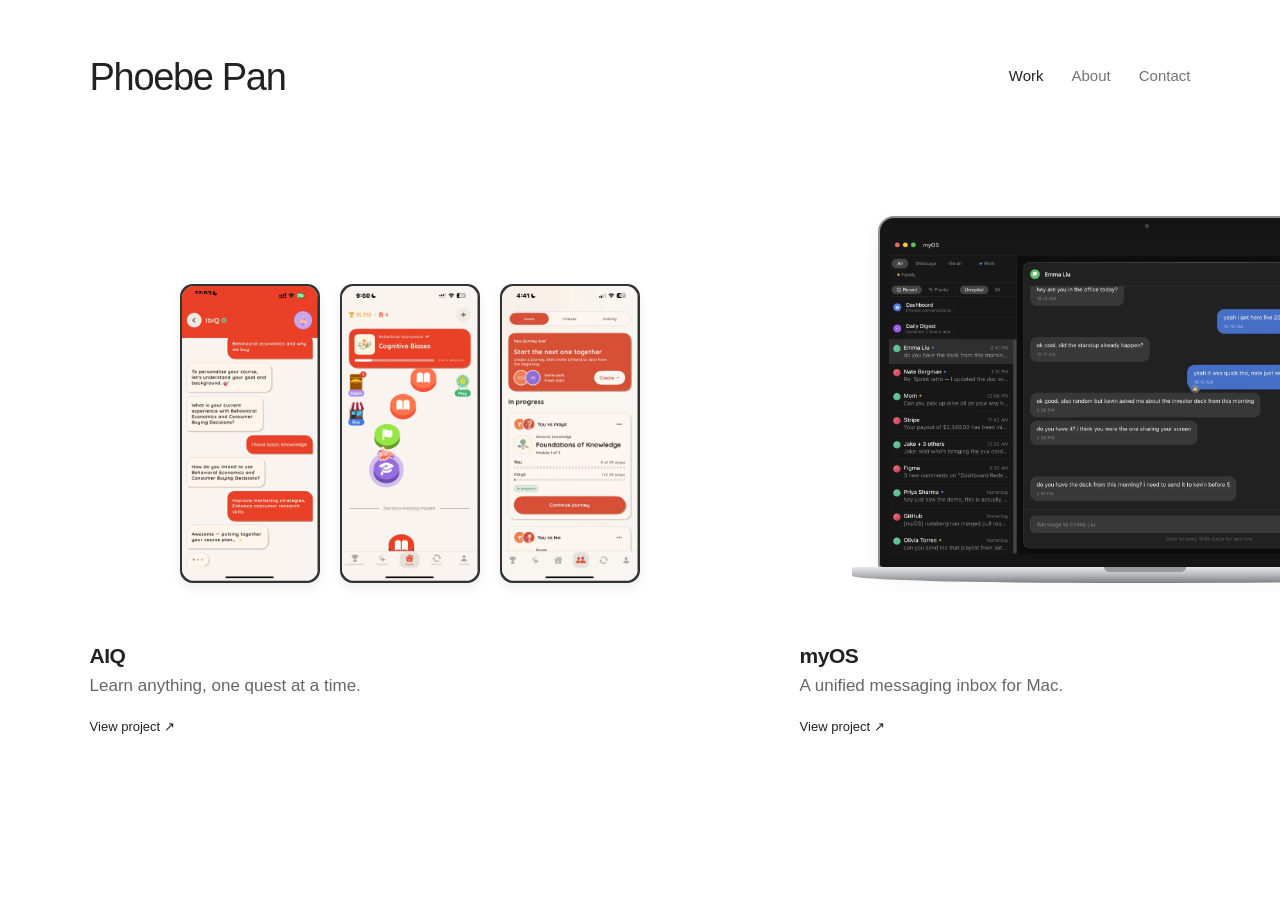
<file: index.html>
<!doctype html>
<html lang="en">
<head>
<link rel="icon" href="favicon.svg?v=pp" type="image/svg+xml">
<meta charset="utf-8">
<meta name="viewport" content="width=device-width,initial-scale=1">
<meta name="description" content="Phoebe Pan's little corner of the internet. Software, interface design, and research.">
<meta name="theme-color" content="#ffffff">
<title>Work — Phoebe Pan</title>
<link rel="stylesheet" href="style.css?v=phone-fit-2">

</head>
<body>
<a class="skip" href="#main">Skip to content</a>
<header class="header"><a class="signature" href="index.html">Phoebe Pan</a><nav aria-label="Main navigation"><a href="index.html" aria-current="page">Work</a><a href="about.html">About</a><a href="contact.html">Contact</a></nav></header>
<main id="main">
<section id="work" class="work" aria-label="Selected projects">
<h1 class="sr-only">Projects</h1>
<div class="project-rail" tabindex="0" role="region" aria-label="Projects; scroll horizontally to explore">
<article class="project project-phone" id="aiq"><a class="device-stage" href="aiq.html" aria-label="Explore the AIQ project"><div class="phone-row device"><div class="phone"><div class="phone-screen phone-screen--marketing"><img src="projects/aiq/aiq_01_ask.webp" alt="Describe a topic and learning goal" width="1320" height="2868" fetchpriority="high"></div></div><div class="phone"><div class="phone-screen phone-screen--marketing"><img src="projects/aiq/aiq_02_path.webp" alt="Follow a personalized learning path" width="1320" height="2868" fetchpriority="high"></div></div><div class="phone"><div class="phone-screen phone-screen--marketing"><img src="projects/aiq/aiq_03_duels.webp" alt="Race a friend through a course" width="1320" height="2868" fetchpriority="high"></div></div></div></a><div class="project-caption"><h2><a href="aiq.html">AIQ</a></h2><p>Learn anything, one quest at a time.</p><a href="aiq.html">View project ↗</a></div></article>
<article class="project" id="myos"><a class="device-stage" href="myos.html" aria-label="Explore myOS"><div class="laptop device"><div class="laptop-lid"><img src="projects/myos.webp" alt="myOS unified inbox showing messages and connected accounts" width="1600" height="995"></div><div class="laptop-base" aria-hidden="true"></div></div></a><div class="project-caption"><h2><a href="myos.html">myOS</a></h2><p>A unified messaging inbox for Mac.</p><a href="myos.html">View project ↗</a></div></article>
<article class="project" id="steelpan"><a class="device-stage" href="steelpan.html" aria-label="View the steelpan website project"><div class="laptop device"><div class="laptop-lid"><img src="projects/steelpan.webp" alt="Harvard College Steelpan Ensemble website homepage" width="3024" height="1718"></div><div class="laptop-base" aria-hidden="true"></div></div></a><div class="project-caption"><h2><a href="steelpan.html">Harvard Steelpan</a></h2><p>A home for the ensemble, on the web.</p><a href="steelpan.html">View project ↗</a></div></article>
<article class="project" id="datamatch"><a class="device-stage" href="datamatch.html" aria-label="View the Datamatch project"><div class="laptop device"><div class="laptop-lid"><img src="projects/datamatch.webp" alt="Datamatch homepage with pink pixel-art cupids and community statistics" width="1367" height="842"></div><div class="laptop-base" aria-hidden="true"></div></div></a><div class="project-caption"><h2><a href="datamatch.html">Datamatch</a></h2><p>Data analysis &amp; visualization</p><a href="datamatch.html">View project ↗</a></div></article>
<article class="project project-phone" id="aadt"><a class="device-stage" href="aadt.html" aria-label="View the AADT design project"><div class="phone-row device"><div class="phone"><div class="phone-screen phone-screen--screenshot"><img src="projects/aadt/showcase.webp" alt="AADT showcase graphic on Instagram" width="1179" height="2556" loading="lazy"></div></div><div class="phone"><div class="phone-screen phone-screen--screenshot"><img src="projects/aadt/summer-mv.webp" alt="AADT summer music video screening graphic on Instagram" width="1179" height="2556" loading="lazy"></div></div><div class="phone"><div class="phone-screen phone-screen--screenshot"><img src="projects/aadt/workshop.webp" alt="AADT summer dance workshop graphic on Instagram" width="1179" height="2556" loading="lazy"></div></div></div></a><div class="project-caption"><h2><a href="aadt.html">AADT</a></h2><p>Graphic design</p><a href="aadt.html">View project ↗</a></div></article>
</div>

</section>
</main>


</body>
</html>
</file>
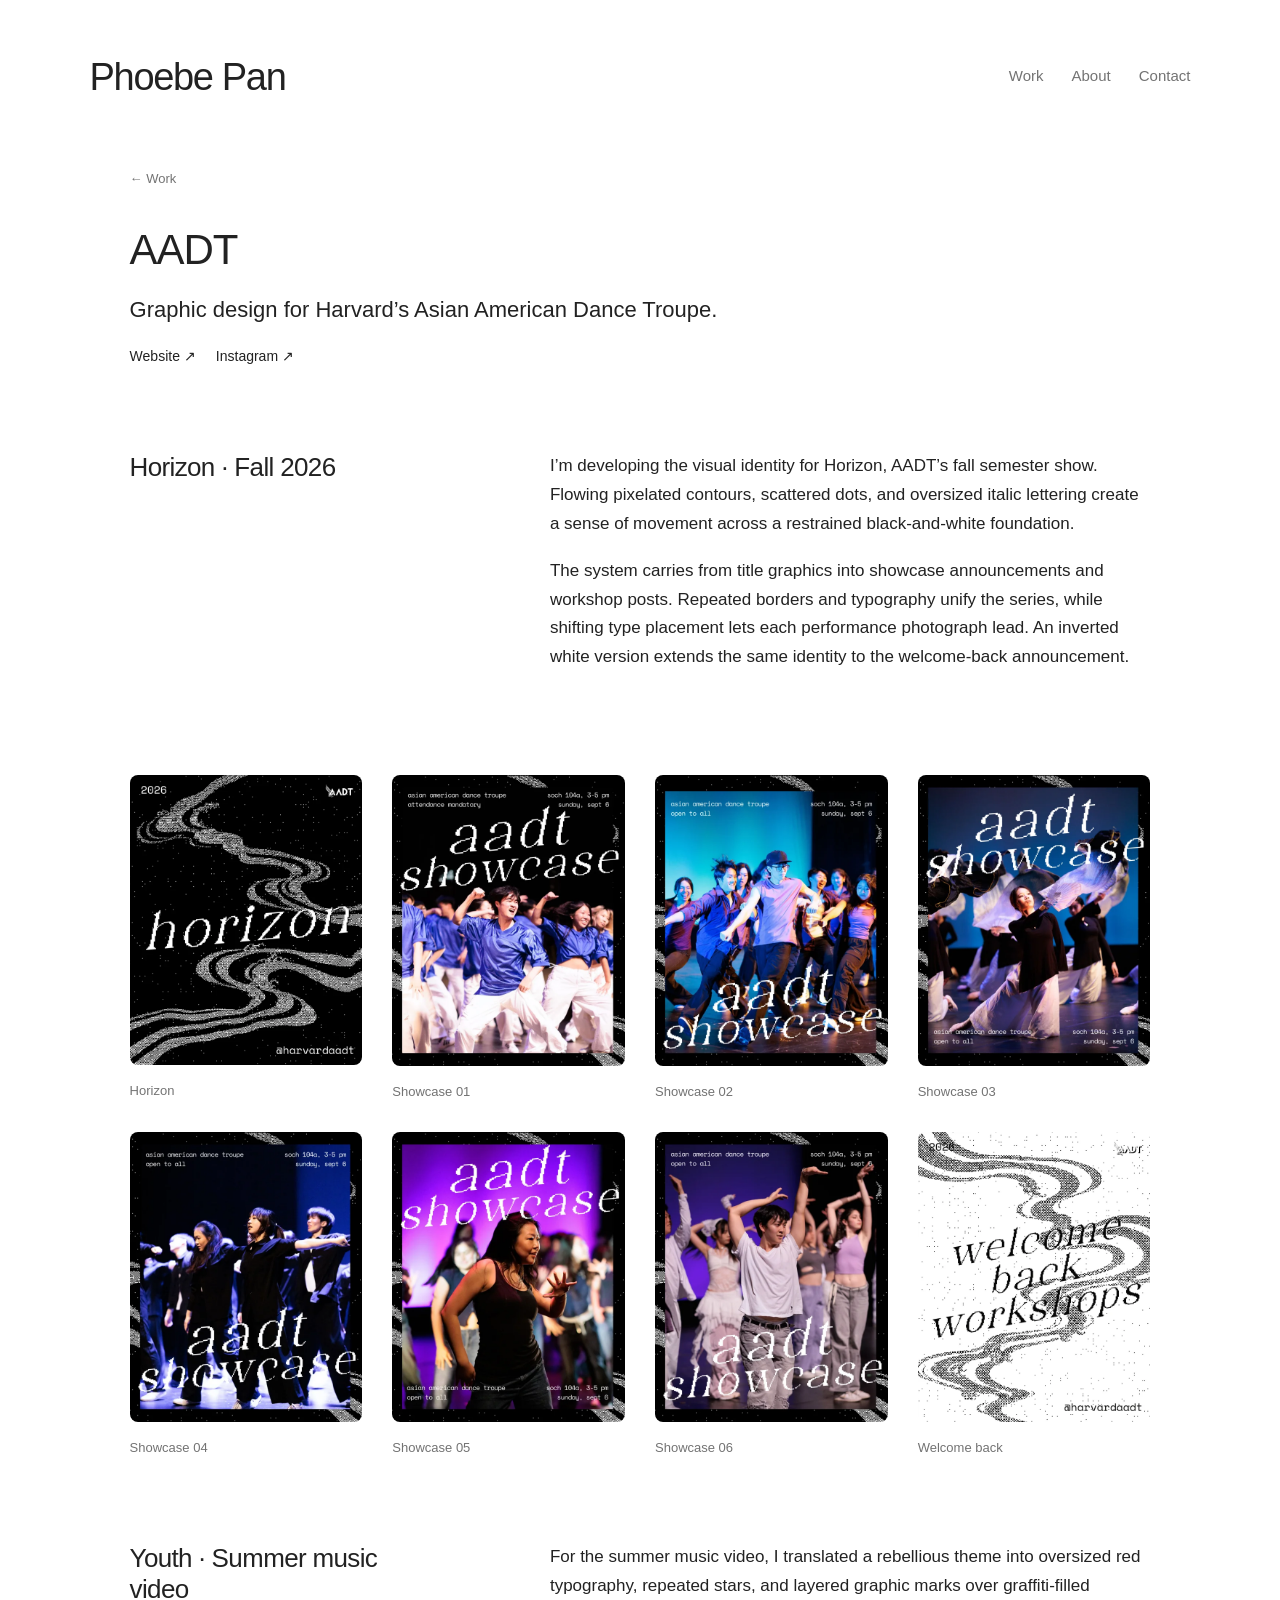
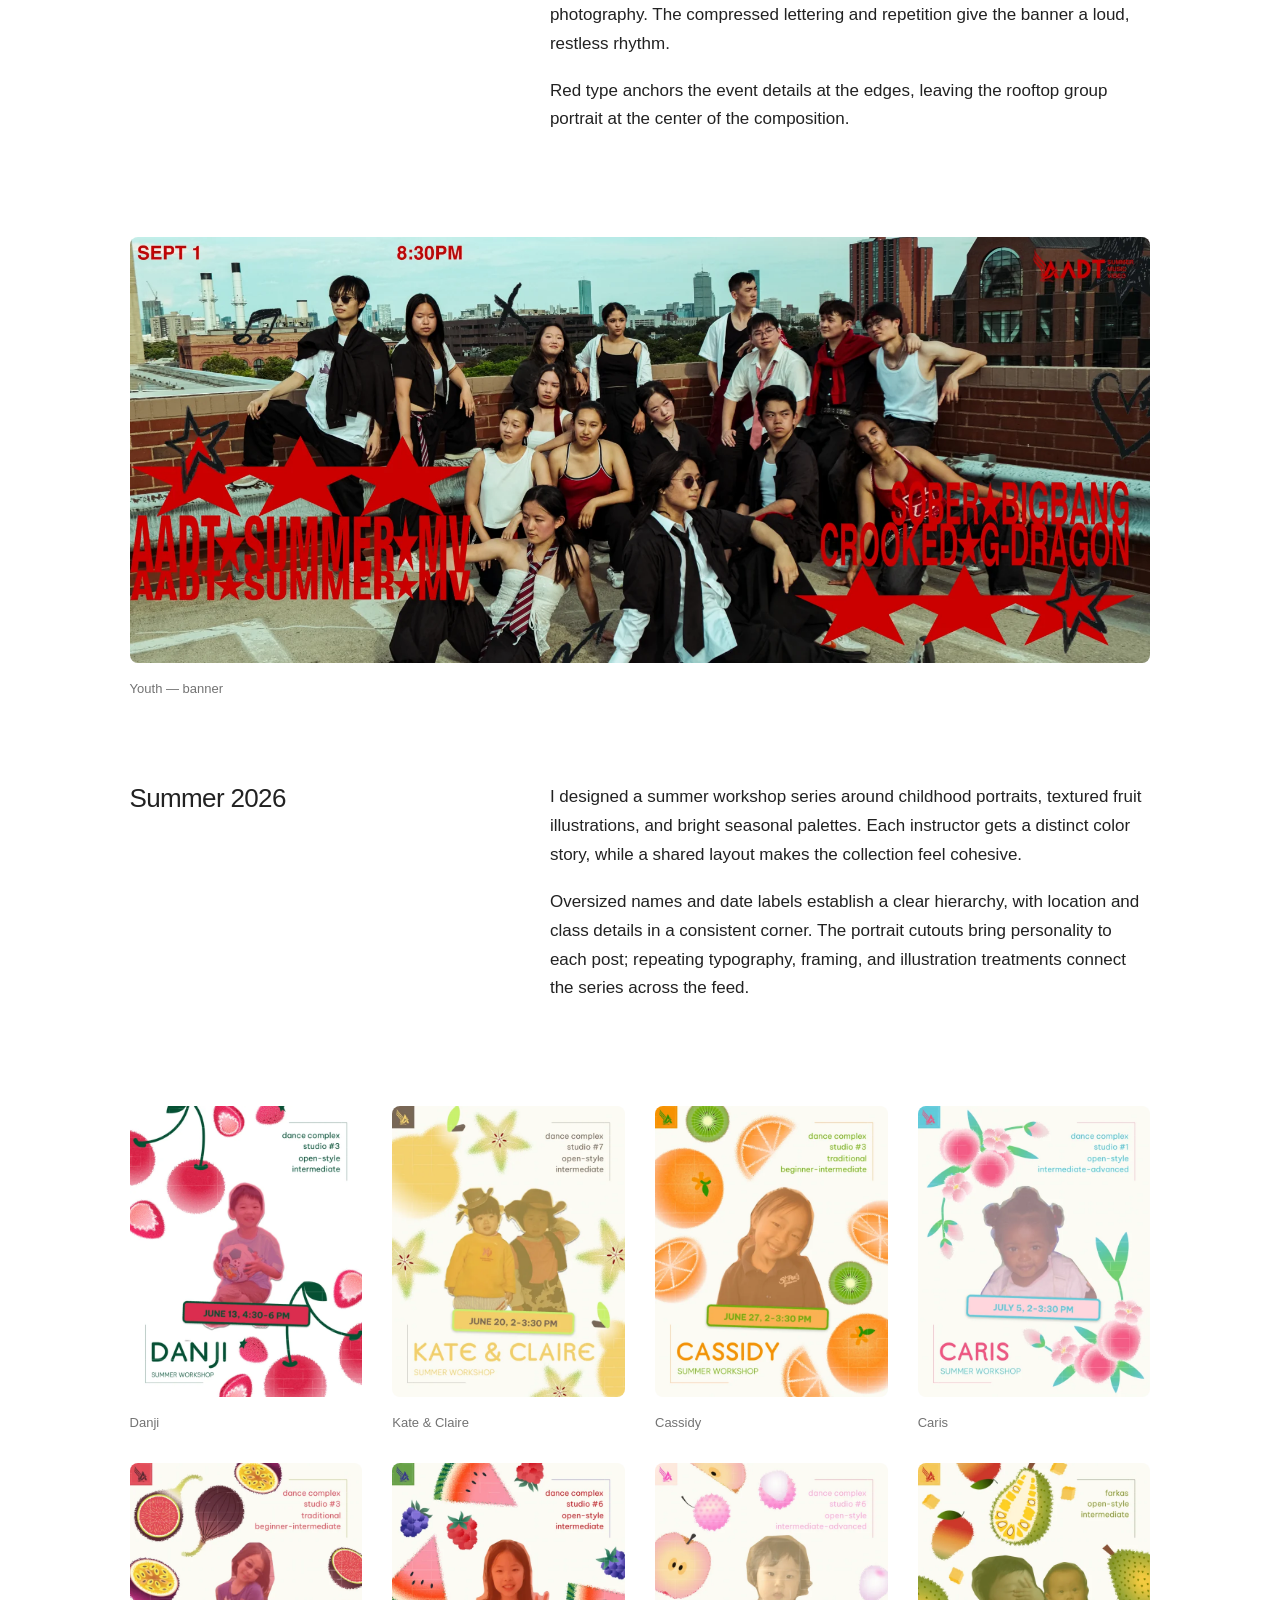
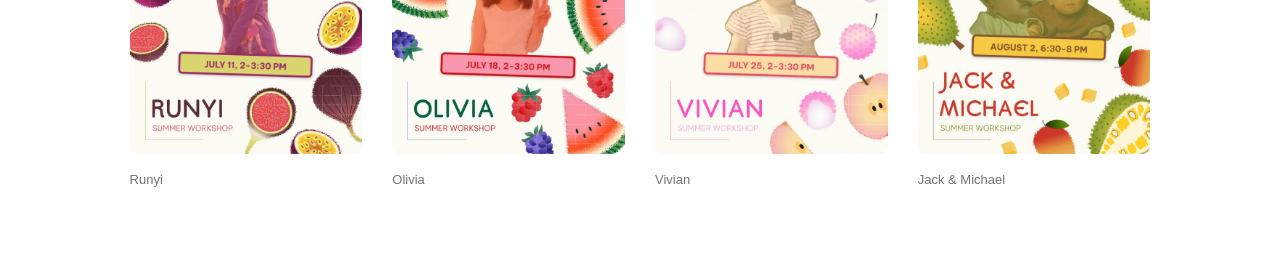
<file: aadt.html>
<!doctype html>
<html lang="en">
<head>
<link rel="icon" href="favicon.svg?v=pp" type="image/svg+xml">
<meta charset="utf-8">
<meta name="viewport" content="width=device-width,initial-scale=1">
<meta name="description" content="Graphic design for AADT by Phoebe Pan: Horizon, Youth, and summer workshops.">
<meta name="theme-color" content="#ffffff">
<title>AADT — Phoebe Pan</title>
<link rel="stylesheet" href="style.css?v=aadt-banner">


</head>
<body>
<a class="skip" href="#main">Skip to content</a>
<header class="header"><a class="signature" href="index.html">Phoebe Pan</a><nav aria-label="Main navigation"><a href="index.html" aria-current="location">Work</a><a href="about.html">About</a><a href="contact.html">Contact</a></nav></header>
<main id="main" class="case-study">
<a class="back-link" href="index.html#aadt">← Work</a>
<header class="case-heading"><h1>AADT</h1><p>Graphic design for Harvard’s Asian American Dance Troupe.</p><div class="page-links"><a href="https://www.harvardundergraduateaadt.org/" target="_blank" rel="noopener">Website ↗</a><a href="https://www.instagram.com/harvardundergraduateaadt/" target="_blank" rel="noopener">Instagram ↗</a></div></header>
<section class="case-text"><h2>Horizon · Fall 2026</h2><div><p>I’m developing the visual identity for Horizon, AADT’s fall semester show. Flowing pixelated contours, scattered dots, and oversized italic lettering create a sense of movement across a restrained black-and-white foundation.</p><p>The system carries from title graphics into showcase announcements and workshop posts. Repeated borders and typography unify the series, while shifting type placement lets each performance photograph lead. An inverted white version extends the same identity to the welcome-back announcement.</p></div></section>
<section class="case-screens" aria-label="Horizon fall 2026 graphics">
<figure><a href="projects/aadt/horizon/horizon.png" target="_blank" rel="noopener" aria-label="View Horizon poster at full size"><img class="case-image" src="projects/aadt/horizon/horizon.webp" alt="Black Horizon title poster with flowing pixelated contours and scattered white dots" width="1086" height="1354" loading="eager"></a><figcaption>Horizon</figcaption></figure>
<figure><a href="projects/aadt/horizon/showcase-01.png" target="_blank" rel="noopener" aria-label="View Showcase 01 poster at full size"><img class="case-image" src="projects/aadt/horizon/showcase-01.webp" alt="Horizon showcase graphic with dancers in blue shirts and slanted white lettering" width="1080" height="1350" loading="eager"></a><figcaption>Showcase 01</figcaption></figure>
<figure><a href="projects/aadt/horizon/showcase-02.png" target="_blank" rel="noopener" aria-label="View Showcase 02 poster at full size"><img class="case-image" src="projects/aadt/horizon/showcase-02.webp" alt="Horizon showcase graphic with dancers under turquoise stage lighting" width="1080" height="1350" loading="eager"></a><figcaption>Showcase 02</figcaption></figure>
<figure><a href="projects/aadt/horizon/showcase-03.png" target="_blank" rel="noopener" aria-label="View Showcase 03 poster at full size"><img class="case-image" src="projects/aadt/horizon/showcase-03.webp" alt="Horizon showcase graphic with fan dancers and oversized white lettering" width="1080" height="1350" loading="eager"></a><figcaption>Showcase 03</figcaption></figure>
<figure><a href="projects/aadt/horizon/showcase-04.png" target="_blank" rel="noopener" aria-label="View Showcase 04 poster at full size"><img class="case-image" src="projects/aadt/horizon/showcase-04.webp" alt="Horizon showcase graphic with dancers in black under blue lighting" width="1080" height="1350" loading="lazy"></a><figcaption>Showcase 04</figcaption></figure>
<figure><a href="projects/aadt/horizon/showcase-05.png" target="_blank" rel="noopener" aria-label="View Showcase 05 poster at full size"><img class="case-image" src="projects/aadt/horizon/showcase-05.webp" alt="Horizon showcase graphic with a dancer under purple lighting" width="1080" height="1350" loading="lazy"></a><figcaption>Showcase 05</figcaption></figure>
<figure><a href="projects/aadt/horizon/showcase-06.png" target="_blank" rel="noopener" aria-label="View Showcase 06 poster at full size"><img class="case-image" src="projects/aadt/horizon/showcase-06.webp" alt="Horizon showcase graphic with dancers in white and lavender" width="1080" height="1350" loading="lazy"></a><figcaption>Showcase 06</figcaption></figure>
<figure><a href="projects/aadt/horizon/welcome-back.png" target="_blank" rel="noopener" aria-label="View Welcome back poster at full size"><img class="case-image" src="projects/aadt/horizon/welcome-back.webp" alt="White workshop announcement with black pixelated contours and italic lettering" width="1086" height="1354" loading="lazy"></a><figcaption>Welcome back</figcaption></figure>
</section>
<section class="case-text"><h2>Youth · Summer music video</h2><div><p>For the summer music video, I translated a rebellious theme into oversized red typography, repeated stars, and layered graphic marks over graffiti-filled photography. The compressed lettering and repetition give the banner a loud, restless rhythm.</p><p>Red type anchors the event details at the edges, leaving the rooftop group portrait at the center of the composition.</p></div></section>
<section class="case-screens" aria-label="Summer music video banner">
<figure class="gallery-banner"><a href="projects/aadt/youth-banner.png" target="_blank" rel="noopener" aria-label="View summer music video banner at full size"><img class="case-image" src="projects/aadt/youth-banner.webp" alt="AADT summer music video banner with a rooftop group portrait, red stars, and oversized red typography" width="3240" height="1350" loading="lazy"></a><figcaption>Youth — banner</figcaption></figure>
</section>
<section class="case-text"><h2>Summer 2026</h2><div><p>I designed a summer workshop series around childhood portraits, textured fruit illustrations, and bright seasonal palettes. Each instructor gets a distinct color story, while a shared layout makes the collection feel cohesive.</p><p>Oversized names and date labels establish a clear hierarchy, with location and class details in a consistent corner. The portrait cutouts bring personality to each post; repeating typography, framing, and illustration treatments connect the series across the feed.</p></div></section>
<section class="case-screens" aria-label="Summer workshop posters">
<figure><a href="projects/aadt/summer/danji.png" target="_blank" rel="noopener" aria-label="View Danji poster at full size"><img class="case-image" src="projects/aadt/summer/danji.webp" alt="Danji summer workshop poster, combining a childhood portrait with cherry-red fruit illustrations" width="1080" height="1350" loading="lazy"></a><figcaption>Danji</figcaption></figure>
<figure><a href="projects/aadt/summer/kate-claire.png" target="_blank" rel="noopener" aria-label="View Kate &amp; Claire poster at full size"><img class="case-image" src="projects/aadt/summer/kate-claire.webp" alt="Kate &amp; Claire summer workshop poster, combining a childhood portrait with yellow and lime fruit illustrations" width="1080" height="1350" loading="lazy"></a><figcaption>Kate &amp; Claire</figcaption></figure>
<figure><a href="projects/aadt/summer/cassidy.png" target="_blank" rel="noopener" aria-label="View Cassidy poster at full size"><img class="case-image" src="projects/aadt/summer/cassidy.webp" alt="Cassidy summer workshop poster, combining a childhood portrait with orange and kiwi illustrations" width="1080" height="1350" loading="lazy"></a><figcaption>Cassidy</figcaption></figure>
<figure><a href="projects/aadt/summer/caris.png" target="_blank" rel="noopener" aria-label="View Caris poster at full size"><img class="case-image" src="projects/aadt/summer/caris.webp" alt="Caris summer workshop poster, combining a childhood portrait with pink and turquoise botanical illustrations" width="1080" height="1350" loading="lazy"></a><figcaption>Caris</figcaption></figure>
<figure><a href="projects/aadt/summer/runyi.png" target="_blank" rel="noopener" aria-label="View Runyi poster at full size"><img class="case-image" src="projects/aadt/summer/runyi.webp" alt="Runyi summer workshop poster, combining a childhood portrait with fig and passion fruit illustrations" width="1080" height="1350" loading="lazy"></a><figcaption>Runyi</figcaption></figure>
<figure><a href="projects/aadt/summer/olivia.png" target="_blank" rel="noopener" aria-label="View Olivia poster at full size"><img class="case-image" src="projects/aadt/summer/olivia.webp" alt="Olivia summer workshop poster, combining a childhood portrait with watermelon and berry illustrations" width="1080" height="1350" loading="lazy"></a><figcaption>Olivia</figcaption></figure>
<figure><a href="projects/aadt/summer/vivian.png" target="_blank" rel="noopener" aria-label="View Vivian poster at full size"><img class="case-image" src="projects/aadt/summer/vivian.webp" alt="Vivian summer workshop poster, combining a childhood portrait with soft pink fruit illustrations" width="1080" height="1350" loading="lazy"></a><figcaption>Vivian</figcaption></figure>
<figure><a href="projects/aadt/summer/jack-michael.png" target="_blank" rel="noopener" aria-label="View Jack &amp; Michael poster at full size"><img class="case-image" src="projects/aadt/summer/jack-michael.webp" alt="Jack &amp; Michael summer workshop poster, combining a childhood portrait with mango and jackfruit illustrations" width="1080" height="1350" loading="lazy"></a><figcaption>Jack &amp; Michael</figcaption></figure>
</section>
</main></body></html>
</file>
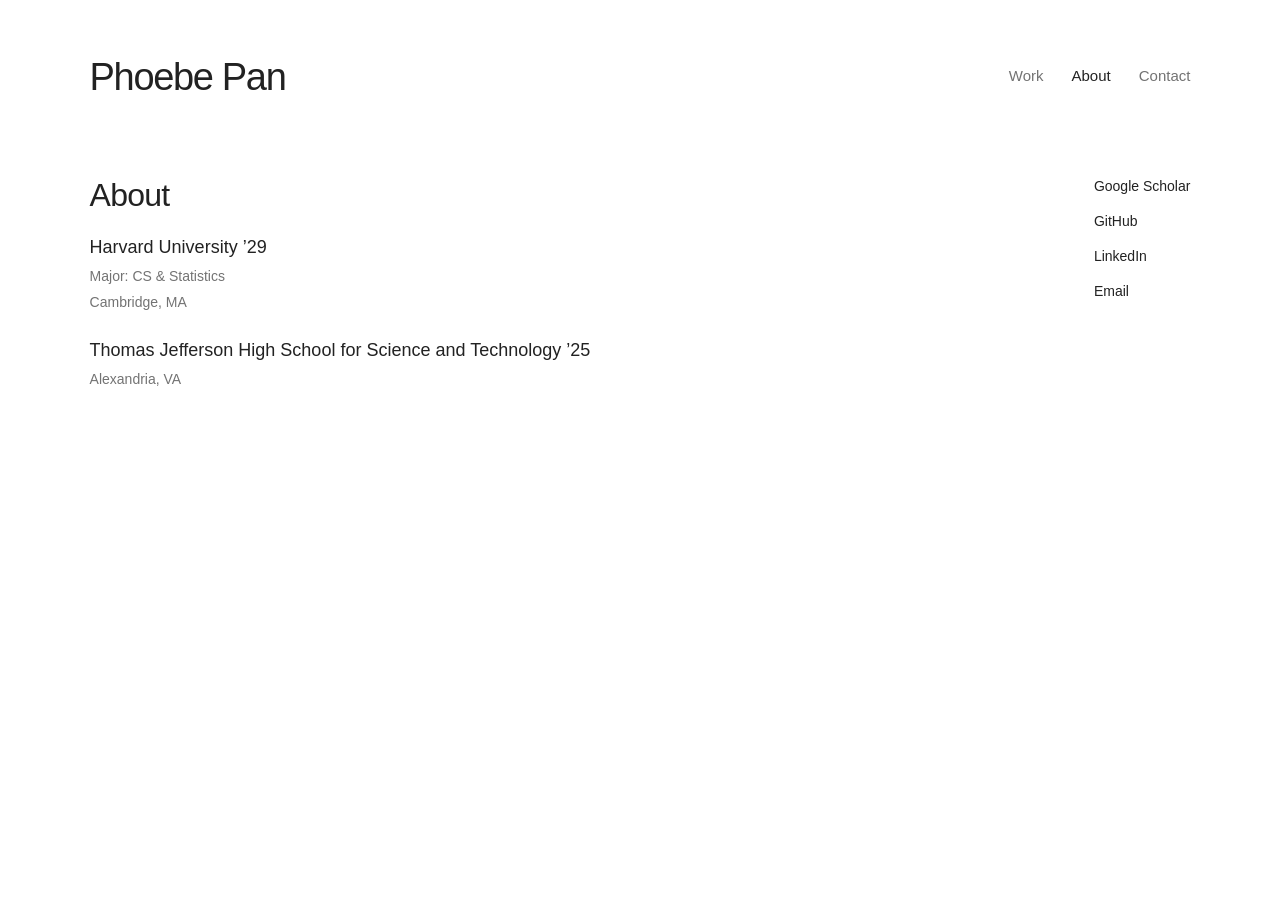
<file: about.html>
<!doctype html>
<html lang="en">
<head>
<link rel="icon" href="favicon.svg?v=pp" type="image/svg+xml">
<meta charset="utf-8">
<meta name="viewport" content="width=device-width,initial-scale=1">
<meta name="description" content="Phoebe Pan's little corner of the internet. Software, interface design, and research.">
<meta name="theme-color" content="#ffffff">
<title>About — Phoebe Pan</title>
<link rel="stylesheet" href="style.css?v=about-width">

</head>
<body>
<a class="skip" href="#main">Skip to content</a>
<header class="header"><a class="signature" href="index.html">Phoebe Pan</a><nav aria-label="Main navigation"><a href="index.html">Work</a><a href="about.html" aria-current="page">About</a><a href="contact.html">Contact</a></nav></header>
<main id="main">
<section class="about section" aria-labelledby="about-title">
<div class="about-content">
<h1 id="about-title">About</h1>
<p><a href="https://www.harvard.edu/" target="_blank" rel="noopener">Harvard University&nbsp;’29</a><span class="school-detail">Major: CS &amp; Statistics</span><span class="school-detail">Cambridge, MA</span></p>
<p><a href="https://tjhsst.fcps.edu/" target="_blank" rel="noopener" aria-label="Thomas Jefferson High School for Science and Technology, class of 2025">Thomas Jefferson High School for Science and Technology&nbsp;’25</a><span class="school-detail">Alexandria, VA</span></p>
</div>
<div class="about-links" id="links">
<a href="https://scholar.google.com/citations?user=ds3ZFjMAAAAJ&amp;hl=en" target="_blank" rel="noopener">Google Scholar</a>
<a href="https://github.com/phobopan" target="_blank" rel="noopener">GitHub</a>
<a href="https://linkedin.com/in/phoebe-pan" target="_blank" rel="noopener">LinkedIn</a>
<a href="mailto:phoebepan@college.harvard.edu">Email</a>
</div>
</section>
</main>


</body>
</html>
</file>
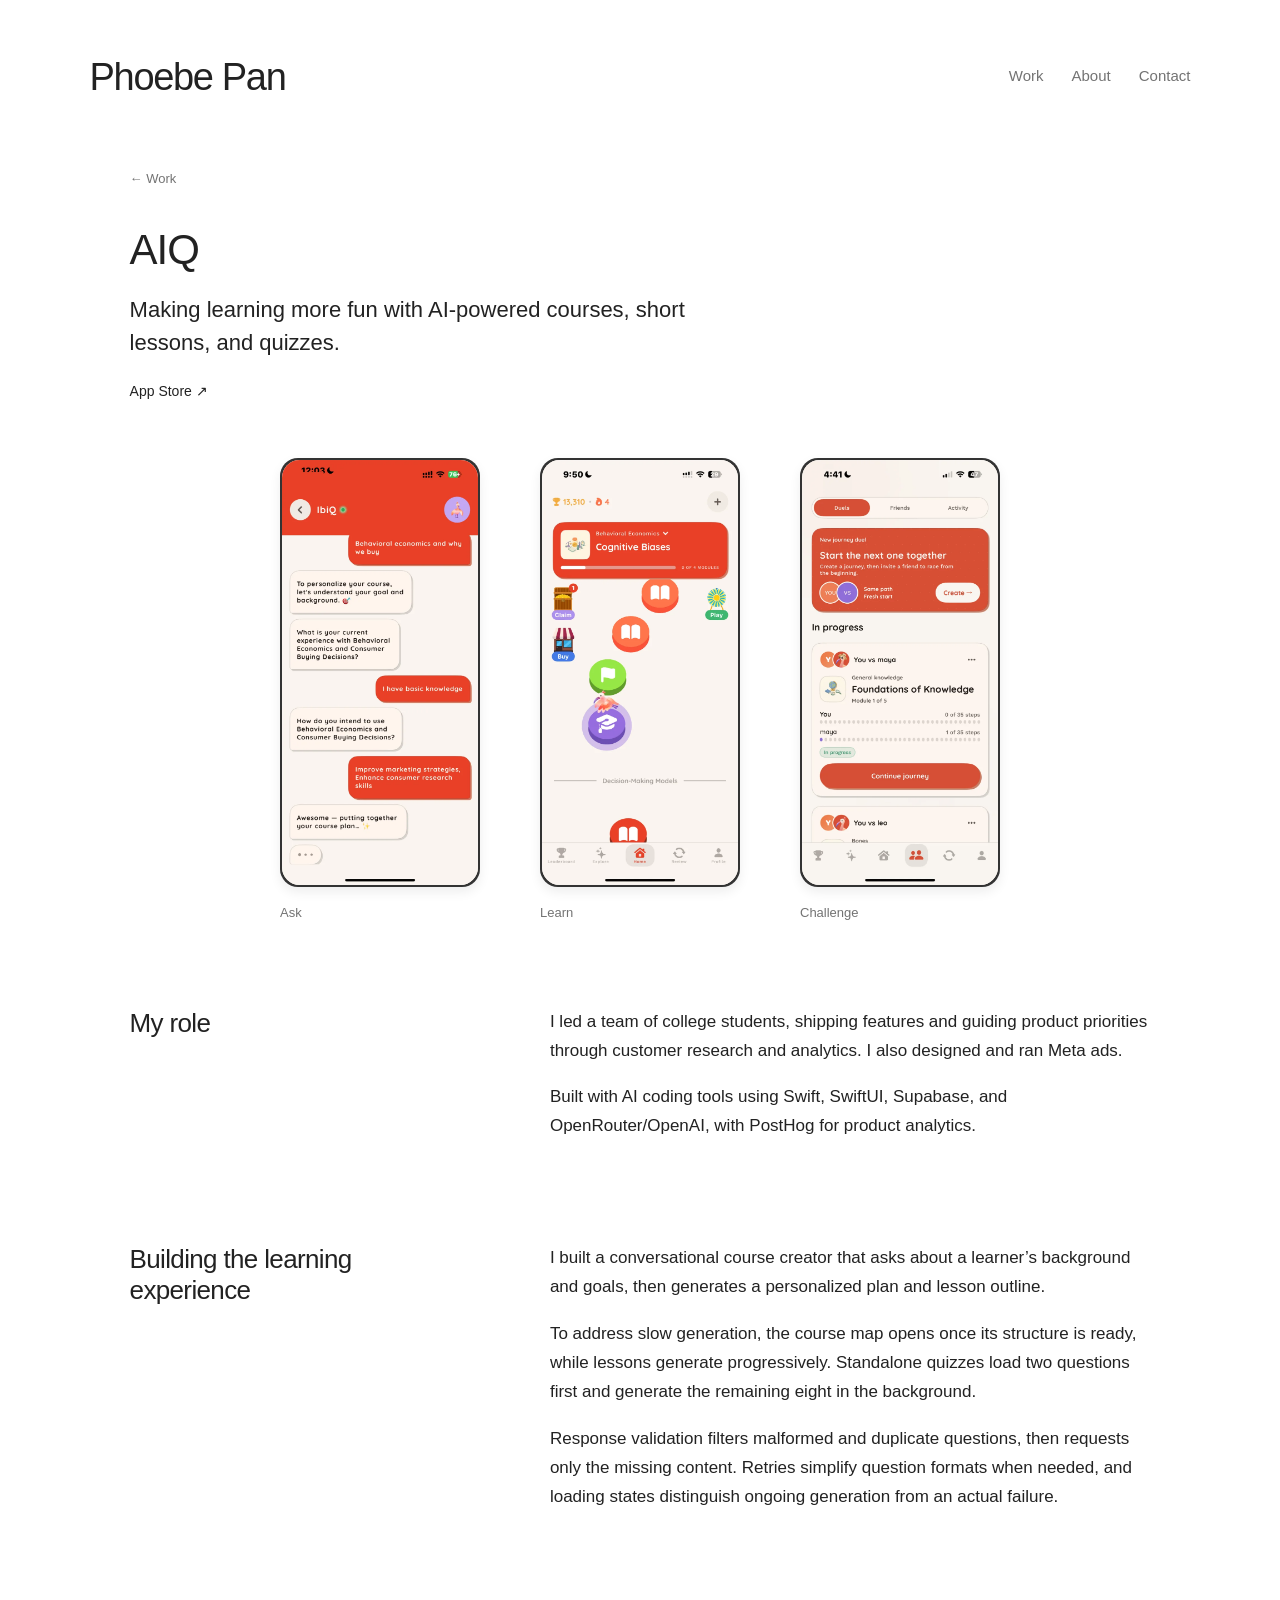
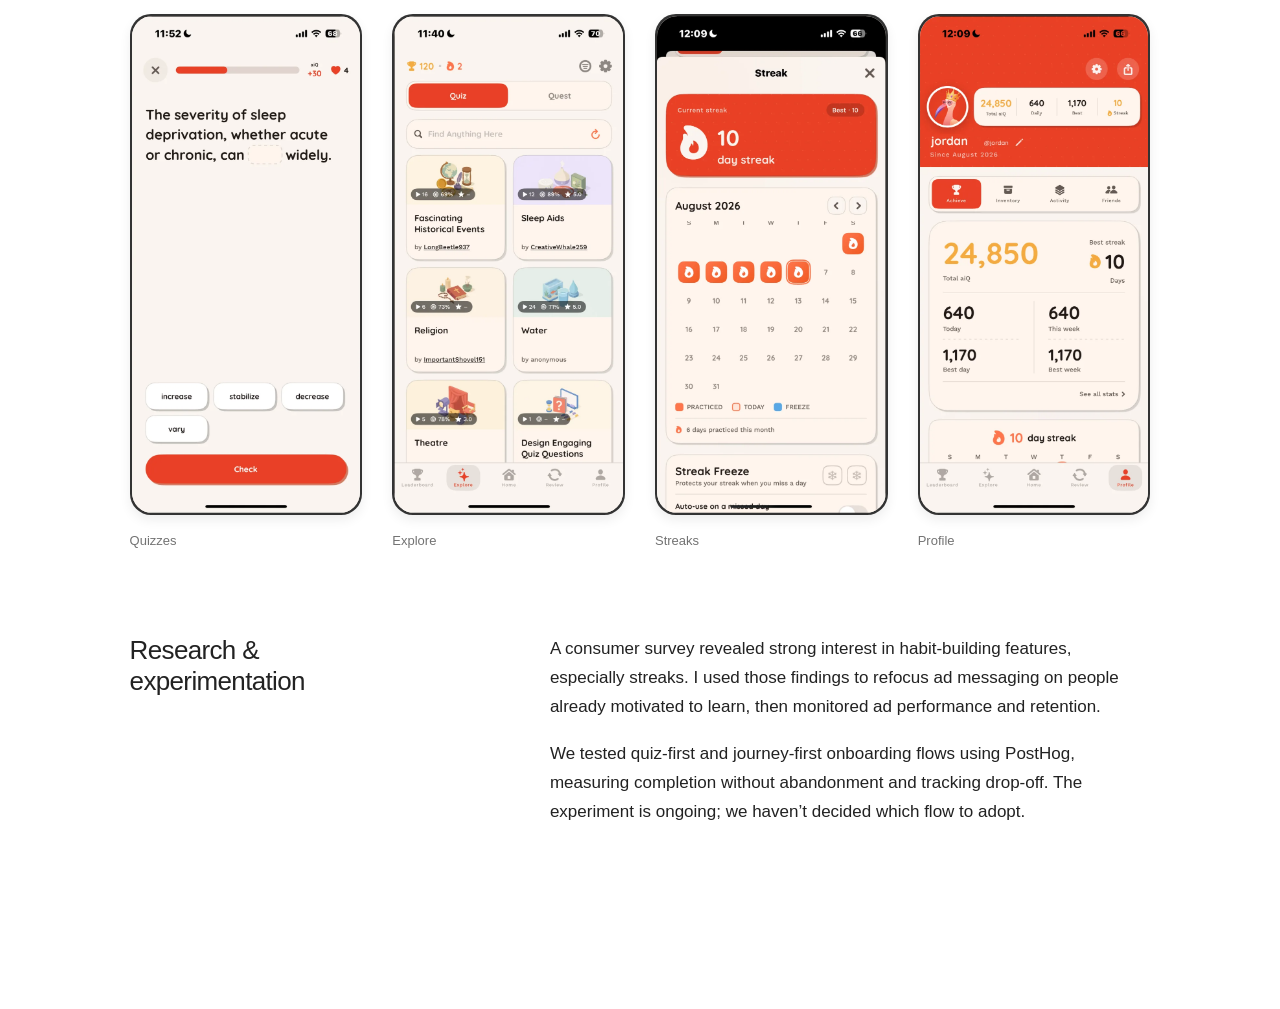
<file: aiq.html>
<!doctype html>
<html lang="en">
<head>
<link rel="icon" href="favicon.svg?v=pp" type="image/svg+xml">
<meta charset="utf-8">
<meta name="viewport" content="width=device-width,initial-scale=1">
<meta name="description" content="AIQ: an AI-powered iOS learning app. Phoebe Pan’s work across engineering, product research, and experimentation.">
<meta name="theme-color" content="#ffffff">
<title>AIQ — Phoebe Pan</title>
<link rel="stylesheet" href="style.css?v=phone-fit-2">


</head>
<body>
<a class="skip" href="#main">Skip to content</a>
<header class="header"><a class="signature" href="index.html">Phoebe Pan</a><nav aria-label="Main navigation"><a href="index.html" aria-current="location">Work</a><a href="about.html">About</a><a href="contact.html">Contact</a></nav></header>
<main id="main" class="case-study"><a class="back-link" href="index.html#aiq">← Work</a>
<header class="case-heading"><h1>AIQ</h1><p>Making learning more fun with AI-powered courses, short lessons, and quizzes.</p><a href="https://apps.apple.com/app/id6742797925" target="_blank" rel="noopener">App Store ↗</a></header><div class="case-phones"><figure><div class="phone"><div class="phone-screen phone-screen--marketing"><img src="projects/aiq/aiq_01_ask.webp" alt="Describe a topic and learning goal" width="1320" height="2868" fetchpriority="high"></div></div><figcaption>Ask</figcaption></figure><figure><div class="phone"><div class="phone-screen phone-screen--marketing"><img src="projects/aiq/aiq_02_path.webp" alt="Follow a personalized learning path" width="1320" height="2868" fetchpriority="high"></div></div><figcaption>Learn</figcaption></figure><figure><div class="phone"><div class="phone-screen phone-screen--marketing"><img src="projects/aiq/aiq_03_duels.webp" alt="Race a friend through a course" width="1320" height="2868" fetchpriority="high"></div></div><figcaption>Challenge</figcaption></figure></div>
<section class="case-text">
<h2>My role</h2>
<div>
<p>I led a team of college students, shipping features and guiding product priorities through customer research and analytics. I also designed and ran Meta ads.</p>
<p>Built with AI coding tools using Swift, SwiftUI, Supabase, and OpenRouter/OpenAI, with PostHog for product analytics.</p>
</div>
</section>
<section class="case-text">
<h2>Building the learning experience</h2>
<div>
<p>I built a conversational course creator that asks about a learner’s background and goals, then generates a personalized plan and lesson outline.</p>
<p>To address slow generation, the course map opens once its structure is ready, while lessons generate progressively. Standalone quizzes load two questions first and generate the remaining eight in the background.</p>
<p>Response validation filters malformed and duplicate questions, then requests only the missing content. Retries simplify question formats when needed, and loading states distinguish ongoing generation from an actual failure.</p>
</div>
</section>
<section class="case-screens" aria-label="More AIQ screens"><figure><div class="phone"><div class="phone-screen phone-screen--marketing"><img src="projects/aiq/aiq_04_quiz.webp" alt="Practice with a quiz" width="1320" height="2868" loading="lazy"></div></div><figcaption>Quizzes</figcaption></figure><figure><div class="phone"><div class="phone-screen phone-screen--marketing"><img src="projects/aiq/aiq_05_explore.webp" alt="Explore community courses" width="1320" height="2868" loading="lazy"></div></div><figcaption>Explore</figcaption></figure><figure><div class="phone"><div class="phone-screen phone-screen--marketing"><img src="projects/aiq/aiq_06_streak.webp" alt="Track a daily learning streak" width="1320" height="2868" loading="lazy"></div></div><figcaption>Streaks</figcaption></figure><figure><div class="phone"><div class="phone-screen phone-screen--marketing"><img src="projects/aiq/aiq_07_profile.webp" alt="View progress and achievements" width="1320" height="2868" loading="lazy"></div></div><figcaption>Profile</figcaption></figure></section>

<section class="case-text">
<h2>Research &amp; experimentation</h2>
<div>
<p>A consumer survey revealed strong interest in habit-building features, especially streaks. I used those findings to refocus ad messaging on people already motivated to learn, then monitored ad performance and retention.</p>
<p>We tested quiz-first and journey-first onboarding flows using PostHog, measuring completion without abandonment and tracking drop-off. The experiment is ongoing; we haven’t decided which flow to adopt.</p>
</div>
</section>
</main></body></html>
</file>
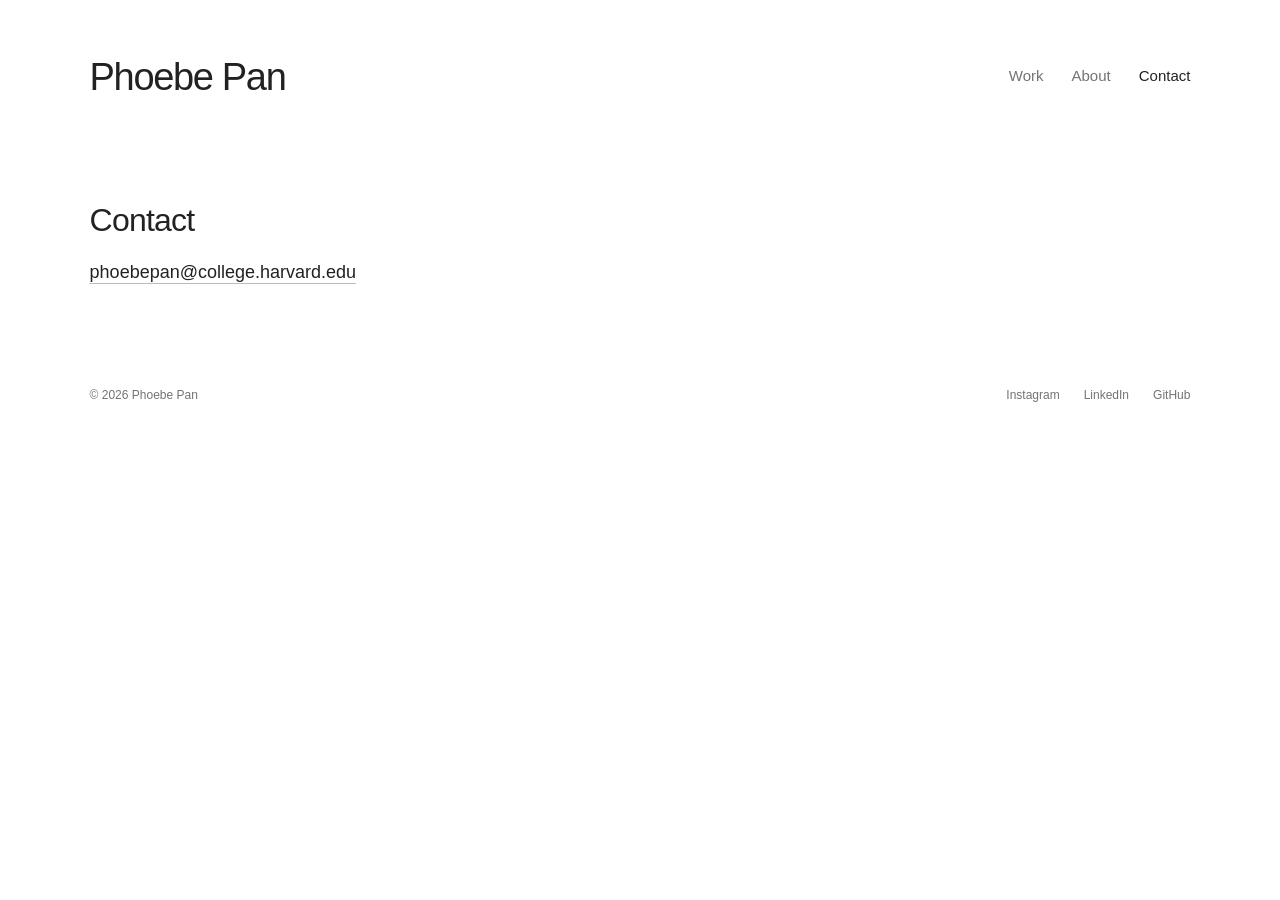
<file: contact.html>
<!doctype html>
<html lang="en">
<head>
<link rel="icon" href="favicon.svg?v=pp" type="image/svg+xml">
<meta charset="utf-8">
<meta name="viewport" content="width=device-width,initial-scale=1">
<meta name="description" content="Phoebe Pan's little corner of the internet. Software, interface design, and research.">
<meta name="theme-color" content="#ffffff">
<title>Contact — Phoebe Pan</title>
<link rel="stylesheet" href="style.css">

</head>
<body>
<a class="skip" href="#main">Skip to content</a>
<header class="header"><a class="signature" href="index.html">Phoebe Pan</a><nav aria-label="Main navigation"><a href="index.html">Work</a><a href="about.html">About</a><a href="contact.html" aria-current="page">Contact</a></nav></header>
<main id="main">
<section class="section contact-page"><div class="contact-top"><div><h1>Contact</h1><a class="email" href="mailto:phoebepan@college.harvard.edu">phoebepan@college.harvard.edu</a></div></div><div class="footer-bottom"><span>© 2026 Phoebe Pan</span><div><a href="https://instagram.com/phobopan" target="_blank" rel="noopener">Instagram</a><a href="https://linkedin.com/in/phoebe-pan" target="_blank" rel="noopener">LinkedIn</a><a href="https://github.com/phobopan" target="_blank" rel="noopener">GitHub</a></div></div></section>
</main>


</body>
</html>
</file>
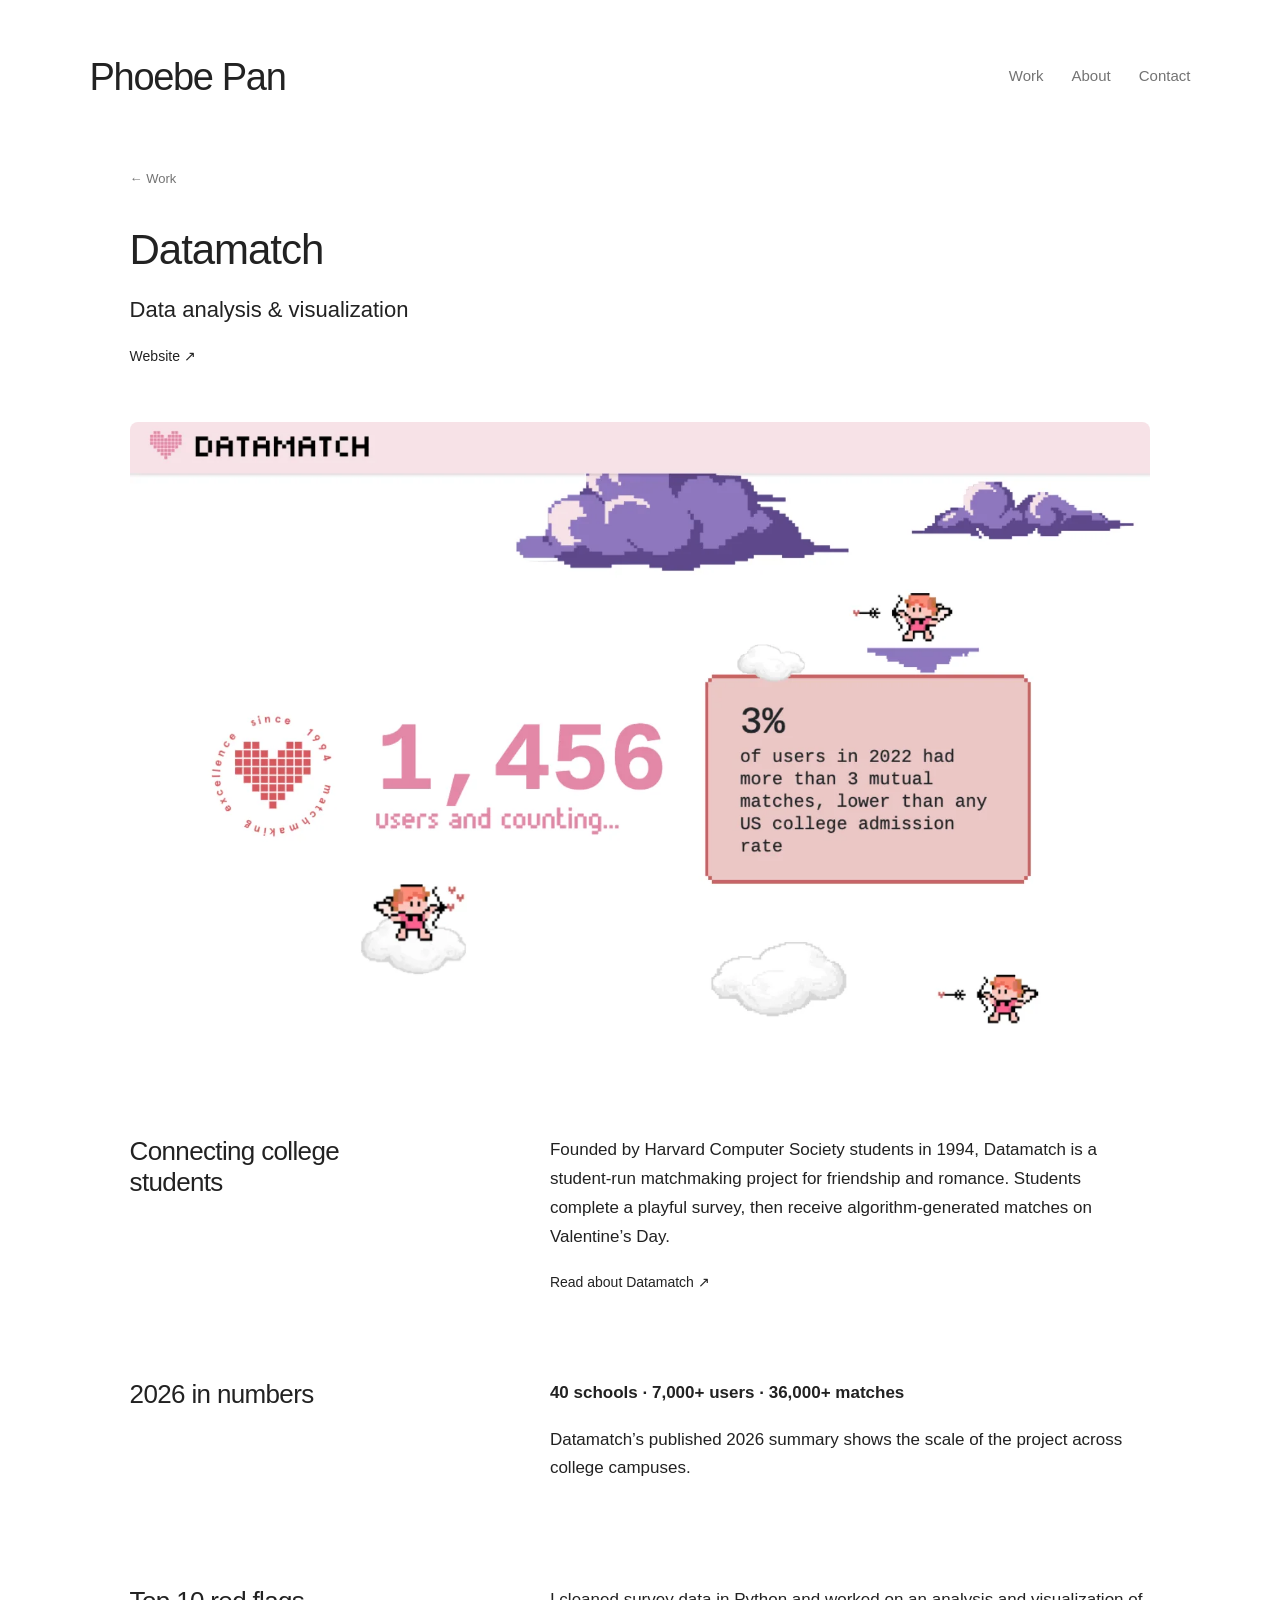
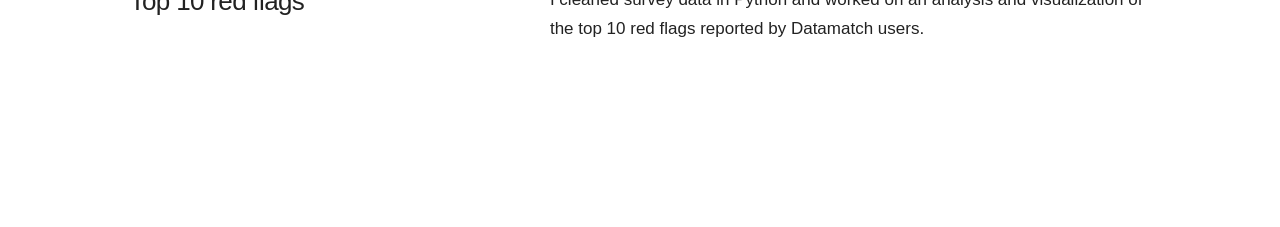
<file: datamatch.html>
<!doctype html>
<html lang="en">
<head>
<link rel="icon" href="favicon.svg?v=pp" type="image/svg+xml">
<meta charset="utf-8">
<meta name="viewport" content="width=device-width,initial-scale=1">
<meta name="description" content="Datamatch: Python data cleaning, statistical analysis, and visualization by Phoebe Pan.">
<meta name="theme-color" content="#ffffff">
<title>Datamatch — Phoebe Pan</title>
<link rel="stylesheet" href="style.css">


</head>
<body>
<a class="skip" href="#main">Skip to content</a>
<header class="header"><a class="signature" href="index.html">Phoebe Pan</a><nav aria-label="Main navigation"><a href="index.html" aria-current="location">Work</a><a href="about.html">About</a><a href="contact.html">Contact</a></nav></header>
<main id="main" class="case-study">
<a class="back-link" href="index.html#datamatch">← Work</a>
<header class="case-heading"><h1>Datamatch</h1><p>Data analysis &amp; visualization</p><div class="page-links"><a href="https://datamatch.me/" target="_blank" rel="noopener">Website ↗</a></div></header>
<img class="case-image" src="projects/datamatch.webp" alt="Datamatch homepage with pink pixel-art cupids and community statistics" width="1367" height="842">
<section class="case-text"><h2>Connecting college students</h2><div><p>Founded by Harvard Computer Society students in 1994, Datamatch is a student-run matchmaking project for friendship and romance. Students complete a playful survey, then receive algorithm-generated matches on Valentine’s Day.</p><a class="source-link" href="https://harvardindependent.com/datamatch-isnt-about-dating-anymore/" target="_blank" rel="noopener">Read about Datamatch ↗</a></div></section>
<section class="case-text"><h2>2026 in numbers</h2><div><p><strong>40 schools · 7,000+ users · 36,000+ matches</strong></p><p>Datamatch’s published 2026 summary shows the scale of the project across college campuses.</p></div></section>
<section class="case-text"><h2>Top 10 red flags</h2><div><p>I cleaned survey data in Python and worked on an analysis and visualization of the top 10 red flags reported by Datamatch users.</p></div></section>
</main></body></html>
</file>
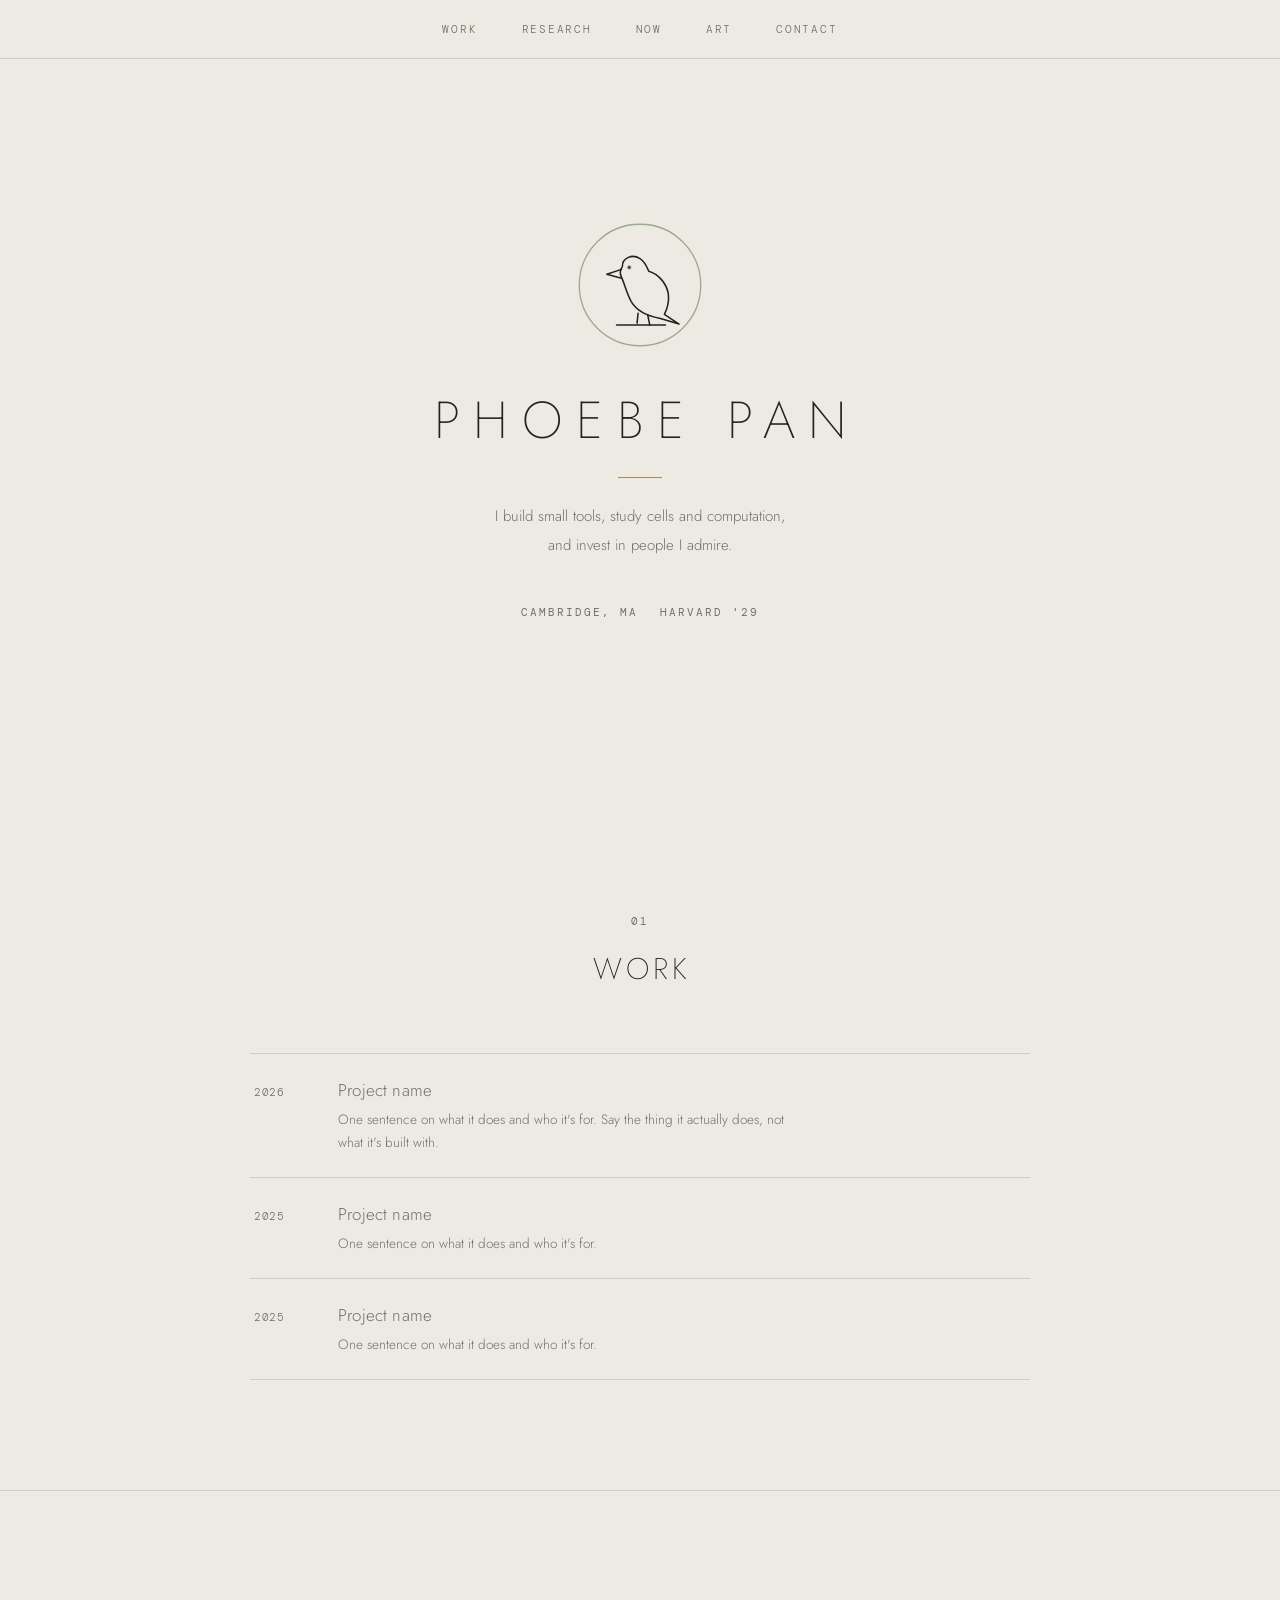
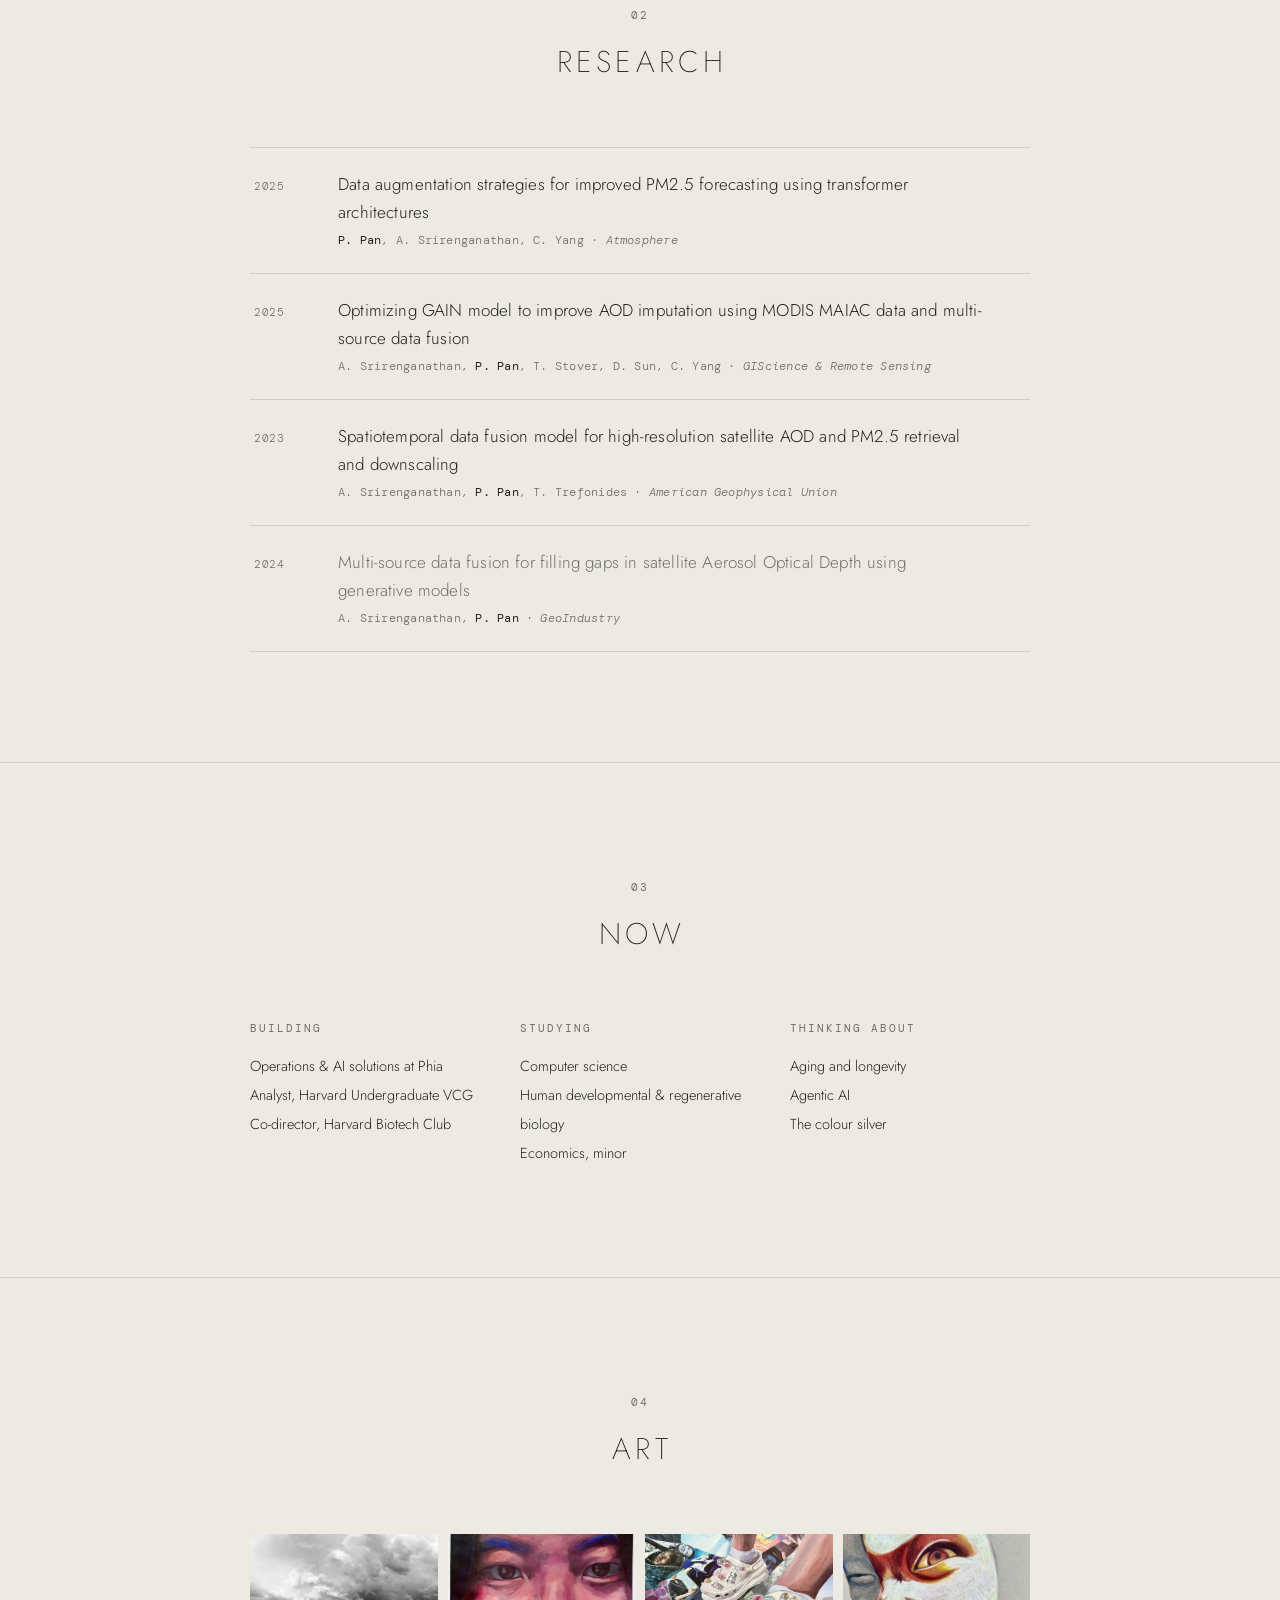
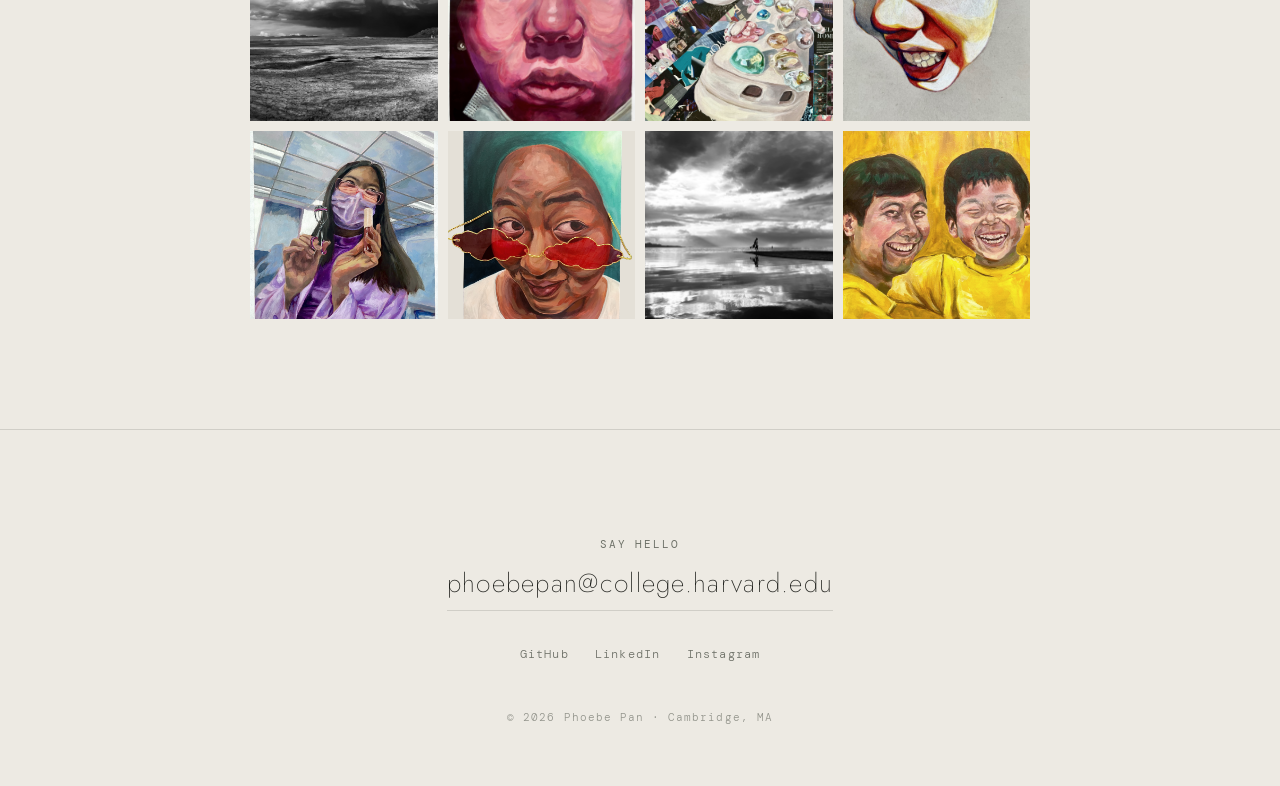
<file: heytea-direction.html>
<!doctype html>
<html lang="en">
<head>
<meta charset="utf-8"/>
<meta name="viewport" content="width=device-width,initial-scale=1"/>
<title>Phoebe Pan</title>
<link rel="preconnect" href="https://fonts.googleapis.com">
<link rel="preconnect" href="https://fonts.gstatic.com" crossorigin>
<link href="https://fonts.googleapis.com/css2?family=Jost:wght@200;300;400;500&family=DM+Mono:wght@300;400&display=swap" rel="stylesheet">
<style>
:root{
  --paper:#EDEAE3;
  --paper-deep:#E4E0D7;
  --ink:#22231F;
  --ink-soft:#6E7168;
  --celadon:#9AAA8E;
  --gold:#A98C4E;
  --rule:rgba(34,35,31,.14);

  --sans:'Jost',-apple-system,BlinkMacSystemFont,'Segoe UI',sans-serif;
  --mono:'DM Mono',ui-monospace,monospace;

  /* one measure governs the whole page — central symmetry needs a single axis */
  --measure:780px;
  --pad:clamp(24px,5vw,48px);
}

*{box-sizing:border-box}
html{-webkit-text-size-adjust:100%}
body{
  margin:0;
  background:var(--paper);
  color:var(--ink);
  font-family:var(--sans);
  font-weight:300;
  font-size:16px;
  line-height:1.65;
  -webkit-font-smoothing:antialiased;
}
a{color:inherit;text-decoration:none}
img{max-width:100%;display:block}

/* every band shares one centered measure */
.band{width:100%;padding:0 var(--pad)}
.inner{max-width:var(--measure);margin:0 auto}

/* ---------- utility type ---------- */
.label{
  font-family:var(--mono);
  font-size:11px;
  font-weight:400;
  letter-spacing:.18em;
  text-transform:uppercase;
  color:var(--ink-soft);
}

/* ---------- nav ---------- */
.nav{
  position:sticky;top:0;z-index:20;
  background:color-mix(in srgb,var(--paper) 88%,transparent);
  backdrop-filter:blur(8px);
  border-bottom:1px solid var(--rule);
}
.nav .inner{
  display:flex;justify-content:center;gap:clamp(20px,4vw,44px);
  padding:16px 0;
}
.nav a{
  font-family:var(--mono);font-size:11px;letter-spacing:.16em;
  text-transform:uppercase;color:var(--ink-soft);
  position:relative;padding:4px 0;
}
/* underline draws from the centre — affordance, matched to the centre axis */
.nav a::after{
  content:"";position:absolute;left:50%;bottom:0;
  width:0;height:1px;background:var(--ink);
  transition:width .3s ease,left .3s ease;
}
.nav a:hover,.nav a:focus-visible{color:var(--ink)}
.nav a:hover::after,.nav a:focus-visible::after{width:100%;left:0}

/* ---------- hero ---------- */
.hero{
  min-height:82vh;
  display:flex;flex-direction:column;align-items:center;justify-content:center;
  text-align:center;
  padding:80px var(--pad) 96px;
}
.mark{width:132px;height:132px;margin-bottom:38px}
.mark .stroke{
  fill:none;stroke:var(--ink);
  stroke-width:1.6;stroke-linecap:round;stroke-linejoin:round;
  stroke-dasharray:1;stroke-dashoffset:1;
  animation:draw 1.9s cubic-bezier(.6,.02,.2,1) forwards;
}
.mark .ring{
  fill:none;stroke:var(--celadon);stroke-width:1;
  stroke-dasharray:1;stroke-dashoffset:1;
  animation:draw 2.4s cubic-bezier(.6,.02,.2,1) .25s forwards;
}
.mark .eye{
  fill:var(--ink);opacity:0;
  animation:blink-in .5s ease 1.5s forwards;
}
@keyframes draw{to{stroke-dashoffset:0}}
@keyframes blink-in{to{opacity:1}}

.hero h1{
  margin:0;
  font-size:clamp(30px,6vw,52px);
  font-weight:200;
  letter-spacing:.26em;
  text-indent:.26em; /* optical centring against the trailing track */
  text-transform:uppercase;
  line-height:1.2;
}
.hero .rule{
  width:44px;height:1px;background:var(--gold);
  margin:26px auto 24px;
}
.hero p{
  margin:0;max-width:34ch;
  color:var(--ink-soft);
  font-size:15px;line-height:1.9;
}
.hero .meta{margin-top:44px;display:flex;gap:22px;flex-wrap:wrap;justify-content:center}

/* ---------- section heads ---------- */
.section{padding:clamp(64px,10vw,110px) 0}
.section + .section{border-top:1px solid var(--rule)}
.section-hd{text-align:center;margin-bottom:clamp(36px,6vw,60px)}
.section-hd h2{
  margin:10px 0 0;
  font-size:clamp(22px,3.4vw,30px);
  font-weight:200;letter-spacing:.14em;text-indent:.14em;
  text-transform:uppercase;
}

/* ---------- list rows (work + research share one rhythm) ---------- */
.list{border-top:1px solid var(--rule)}
.row{
  display:grid;
  grid-template-columns:64px 1fr 22px;
  gap:20px;align-items:baseline;
  padding:22px 4px;
  border-bottom:1px solid var(--rule);
  position:relative;
  transition:background .35s ease,padding-left .35s ease;
}
a.row:hover,a.row:focus-visible{
  background:var(--paper-deep);
  padding-left:14px;
  outline:none;
}
.row .yr{font-family:var(--mono);font-size:11px;color:var(--ink-soft);letter-spacing:.06em}
.row .t{display:block;font-size:17px;font-weight:300;letter-spacing:.01em}
.row .d{
  display:block;
  margin-top:5px;font-size:13.5px;line-height:1.7;
  color:var(--ink-soft);max-width:56ch;
}
.row .go{
  font-family:var(--mono);font-size:13px;color:var(--ink-soft);
  opacity:0;transform:translateX(-6px);
  transition:opacity .3s ease,transform .3s ease;
  justify-self:end;
}
a.row:hover .go,a.row:focus-visible .go{opacity:1;transform:translateX(0)}
.row .authors{
  display:block;
  margin-top:6px;font-family:var(--mono);font-size:11.5px;
  color:var(--ink-soft);letter-spacing:.02em;
}
.row .authors b{font-weight:400;color:var(--ink)}
/* rows still awaiting a link read as content, never as a broken control */
.row.pending{cursor:default}
.row.pending .t{color:var(--ink-soft)}

/* ---------- now ---------- */
.now{display:grid;grid-template-columns:repeat(auto-fit,minmax(190px,1fr));gap:38px 30px}
.now h3{
  margin:0 0 14px;font-family:var(--mono);font-size:11px;font-weight:400;
  letter-spacing:.18em;text-transform:uppercase;color:var(--ink-soft);
}
.now ul{margin:0;padding:0;list-style:none;font-size:14.5px;line-height:2}
.now li{color:var(--ink)}

/* ---------- art ---------- */
.art{display:grid;grid-template-columns:repeat(4,1fr);gap:10px}
.art figure{margin:0;overflow:hidden;background:var(--paper-deep);aspect-ratio:1}
.art img{
  width:100%;height:100%;object-fit:cover;
  filter:saturate(.82);
  transition:transform .6s cubic-bezier(.2,.6,.2,1),filter .6s ease;
}
.art figure:hover img{transform:scale(1.045);filter:saturate(1)}

/* ---------- footer ---------- */
.foot{text-align:center;padding:clamp(64px,9vw,100px) 0 60px;border-top:1px solid var(--rule)}
.foot .mail{
  display:inline-block;margin:6px 0 34px;
  font-size:clamp(19px,3.2vw,26px);font-weight:200;letter-spacing:.05em;
  border-bottom:1px solid var(--rule);padding-bottom:5px;
  transition:border-color .3s ease;
}
.foot .mail:hover,.foot .mail:focus-visible{border-color:var(--ink)}
.foot .social{display:flex;gap:26px;justify-content:center;flex-wrap:wrap;margin-bottom:44px}
.foot .social a{font-family:var(--mono);font-size:12px;letter-spacing:.1em;color:var(--ink-soft)}
.foot .social a:hover,.foot .social a:focus-visible{color:var(--ink)}
.foot .fine{font-family:var(--mono);font-size:10.5px;letter-spacing:.1em;color:var(--ink-soft);opacity:.7}

/* ---------- reveal ---------- */
.rv{opacity:0;transform:translateY(14px);transition:opacity .8s ease,transform .8s cubic-bezier(.2,.6,.2,1)}
.rv.in{opacity:1;transform:none}

/* ---------- responsive ---------- */
@media(max-width:640px){
  .row{grid-template-columns:52px 1fr;gap:14px}
  .row .go{display:none}
  .art{grid-template-columns:repeat(2,1fr)}
  .hero{min-height:auto;padding-top:56px}
}

/* ---------- quality floor ---------- */
:focus-visible{outline:2px solid var(--celadon);outline-offset:3px}
@media(prefers-reduced-motion:reduce){
  *,*::before,*::after{animation-duration:.01ms!important;animation-iteration-count:1!important;transition-duration:.01ms!important}
  .mark .stroke,.mark .ring{stroke-dashoffset:0}
  .mark .eye{opacity:1}
  .rv{opacity:1;transform:none}
}
</style>
</head>
<body>

<nav class="nav">
  <div class="inner">
    <a href="#work">Work</a>
    <a href="#research">Research</a>
    <a href="#now">Now</a>
    <a href="#art">Art</a>
    <a href="#contact">Contact</a>
  </div>
</nav>

<header class="hero">
  <!-- A phoebe is a small flycatcher. One continuous stroke, drawn on load:
       HEYTEA's method of reduction, applied to her own subject rather than
       their cup-and-figure mark. -->
  <svg class="mark" viewBox="0 0 100 100" aria-label="Phoebe Pan">
    <circle class="ring" cx="50" cy="50" r="46" pathLength="1"/>
    <!-- bird scaled to sit wholly inside the ring; tail and perch were breaking it -->
    <g transform="translate(50,50) scale(0.74) translate(-50,-53)">
      <path class="stroke" pathLength="1" d="
        M32 34
        C32 25, 42 21, 50 26
        C55 29, 57 34, 59 39
        C69 42, 77 51, 79 62
        C80 70, 78 77, 75 83
        L90 93
        L70 87
        C59 85, 47 80, 41 70
        C36 61, 34 51, 31 45
        C29 41, 30 37, 32 34 Z"/>
      <path class="stroke" pathLength="1" d="M31 37 L16 42 L31 46"/>
      <path class="stroke" pathLength="1" d="M48 82 L47 92 M58 84 L60 94"/>
      <path class="stroke" pathLength="1" d="M26 94 H76"/>
      <circle class="eye" cx="39" cy="35" r="1.7"/>
    </g>
  </svg>

  <h1>Phoebe Pan</h1>
  <div class="rule"></div>
  <p>I build small tools, study cells and computation, and invest in people I admire.</p>

  <div class="meta">
    <span class="label">Cambridge, MA</span>
    <span class="label">Harvard '29</span>
  </div>
</header>

<!-- ============================= WORK =============================
     THE SECTION YOU ASKED FOR. The three rows below are scaffolding —
     replace title/description/href with your real projects. A row without
     an href stays a plain div so it never looks like a button that does
     nothing. Once you add a link, change <div class="row pending"> to
     <a class="row" href="..." target="_blank" rel="noopener"> and add
     <span class="go">→</span> before the closing tag.
============================================================== -->
<section class="section band" id="work">
  <div class="inner">
    <div class="section-hd rv">
      <span class="label">01</span>
      <h2>Work</h2>
    </div>

    <div class="list rv">
      <div class="row pending">
        <span class="yr">2026</span>
        <span>
          <span class="t">Project name</span>
          <span class="d">One sentence on what it does and who it's for. Say the thing it actually does, not what it's built with.</span>
        </span>
      </div>

      <div class="row pending">
        <span class="yr">2025</span>
        <span>
          <span class="t">Project name</span>
          <span class="d">One sentence on what it does and who it's for.</span>
        </span>
      </div>

      <div class="row pending">
        <span class="yr">2025</span>
        <span>
          <span class="t">Project name</span>
          <span class="d">One sentence on what it does and who it's for.</span>
        </span>
      </div>
    </div>
  </div>
</section>

<!-- ============================ RESEARCH =========================== -->
<section class="section band" id="research">
  <div class="inner">
    <div class="section-hd rv">
      <span class="label">02</span>
      <h2>Research</h2>
    </div>

    <div class="list rv">
      <a class="row" href="https://doi.org/10.3390/atmos16020127" target="_blank" rel="noopener">
        <span class="yr">2025</span>
        <span>
          <span class="t">Data augmentation strategies for improved PM2.5 forecasting using transformer architectures</span>
          <span class="authors"><b>P. Pan</b>, A. Srirenganathan, C. Yang · <i>Atmosphere</i></span>
        </span>
        <span class="go">→</span>
      </a>

      <a class="row" href="https://www.tandfonline.com/doi/full/10.1080/15481603.2025.2571244" target="_blank" rel="noopener">
        <span class="yr">2025</span>
        <span>
          <span class="t">Optimizing GAIN model to improve AOD imputation using MODIS MAIAC data and multi-source data fusion</span>
          <span class="authors">A. Srirenganathan, <b>P. Pan</b>, T. Stover, D. Sun, C. Yang · <i>GIScience &amp; Remote Sensing</i></span>
        </span>
        <span class="go">→</span>
      </a>

      <a class="row" href="https://agu.confex.com/agu/fm23/meetingapp.cgi/Paper/1373025" target="_blank" rel="noopener">
        <span class="yr">2023</span>
        <span>
          <span class="t">Spatiotemporal data fusion model for high-resolution satellite AOD and PM2.5 retrieval and downscaling</span>
          <span class="authors">A. Srirenganathan, <b>P. Pan</b>, T. Trefonides · <i>American Geophysical Union</i></span>
        </span>
        <span class="go">→</span>
      </a>

      <!-- No public link yet — stays a plain row rather than a dead <a href="#">. -->
      <div class="row pending">
        <span class="yr">2024</span>
        <span>
          <span class="t">Multi-source data fusion for filling gaps in satellite Aerosol Optical Depth using generative models</span>
          <span class="authors">A. Srirenganathan, <b>P. Pan</b> · <i>GeoIndustry</i></span>
        </span>
      </div>
    </div>
  </div>
</section>

<!-- ============================== NOW ============================== -->
<section class="section band" id="now">
  <div class="inner">
    <div class="section-hd rv">
      <span class="label">03</span>
      <h2>Now</h2>
    </div>

    <div class="now rv">
      <div>
        <h3>Building</h3>
        <ul>
          <li>Operations &amp; AI solutions at Phia</li>
          <li>Analyst, Harvard Undergraduate VCG</li>
          <li>Co-director, Harvard Biotech Club</li>
        </ul>
      </div>
      <div>
        <h3>Studying</h3>
        <ul>
          <li>Computer science</li>
          <li>Human developmental &amp; regenerative biology</li>
          <li>Economics, minor</li>
        </ul>
      </div>
      <div>
        <h3>Thinking about</h3>
        <ul>
          <li>Aging and longevity</li>
          <li>Agentic AI</li>
          <li>The colour silver</li>
        </ul>
      </div>
    </div>
  </div>
</section>

<!-- ============================== ART ============================== -->
<section class="section band" id="art">
  <div class="inner">
    <div class="section-hd rv">
      <span class="label">04</span>
      <h2>Art</h2>
    </div>

    <div class="art rv">
      <figure><img src="artwork/Brewing.jpg" alt="Brewing" loading="lazy"/></figure>
      <figure><img src="artwork/OFF.jpg" alt="OFF" loading="lazy"/></figure>
      <figure><img src="artwork/Journey.jpg" alt="Journey" loading="lazy"/></figure>
      <figure><img src="artwork/DarkSideMoon.jpg" alt="Dark Side of the Moon" loading="lazy"/></figure>
      <figure><img src="artwork/TwoBestFriends.jpg" alt="Two Best Friends" loading="lazy"/></figure>
      <figure><img src="artwork/rose%20tinted%20glasses.png" alt="Rose Tinted Glasses" loading="lazy"/></figure>
      <figure><img src="artwork/RaiseMeUp.jpg" alt="Raise Me Up" loading="lazy"/></figure>
      <figure><img src="artwork/Cheese.jpg" alt="Cheese" loading="lazy"/></figure>
    </div>
  </div>
</section>

<!-- ============================ CONTACT ============================ -->
<footer class="foot band" id="contact">
  <div class="inner">
    <span class="label">Say hello</span><br/>
    <a class="mail" href="mailto:phoebepan@college.harvard.edu">phoebepan@college.harvard.edu</a>

    <div class="social">
      <a href="https://github.com/phobopan" target="_blank" rel="noopener">GitHub</a>
      <a href="https://linkedin.com/in/phoebe-pan" target="_blank" rel="noopener">LinkedIn</a>
      <a href="https://instagram.com/phobopan" target="_blank" rel="noopener">Instagram</a>
    </div>

    <div class="fine">© 2026 Phoebe Pan · Cambridge, MA</div>
  </div>
</footer>

<script>
/* Reveal on scroll — fails open: if IntersectionObserver is missing or the
   observer never fires, content is shown rather than hidden forever. */
(function(){
  var els = document.querySelectorAll('.rv');
  if(!('IntersectionObserver' in window) ||
     window.matchMedia('(prefers-reduced-motion: reduce)').matches){
    els.forEach(function(el){ el.classList.add('in'); });
    return;
  }
  var io = new IntersectionObserver(function(entries){
    entries.forEach(function(e){
      if(e.isIntersecting){ e.target.classList.add('in'); io.unobserve(e.target); }
    });
  }, {rootMargin:'0px 0px -12% 0px', threshold:0.05});
  els.forEach(function(el){ io.observe(el); });
})();
</script>

</body>
</html>
</file>
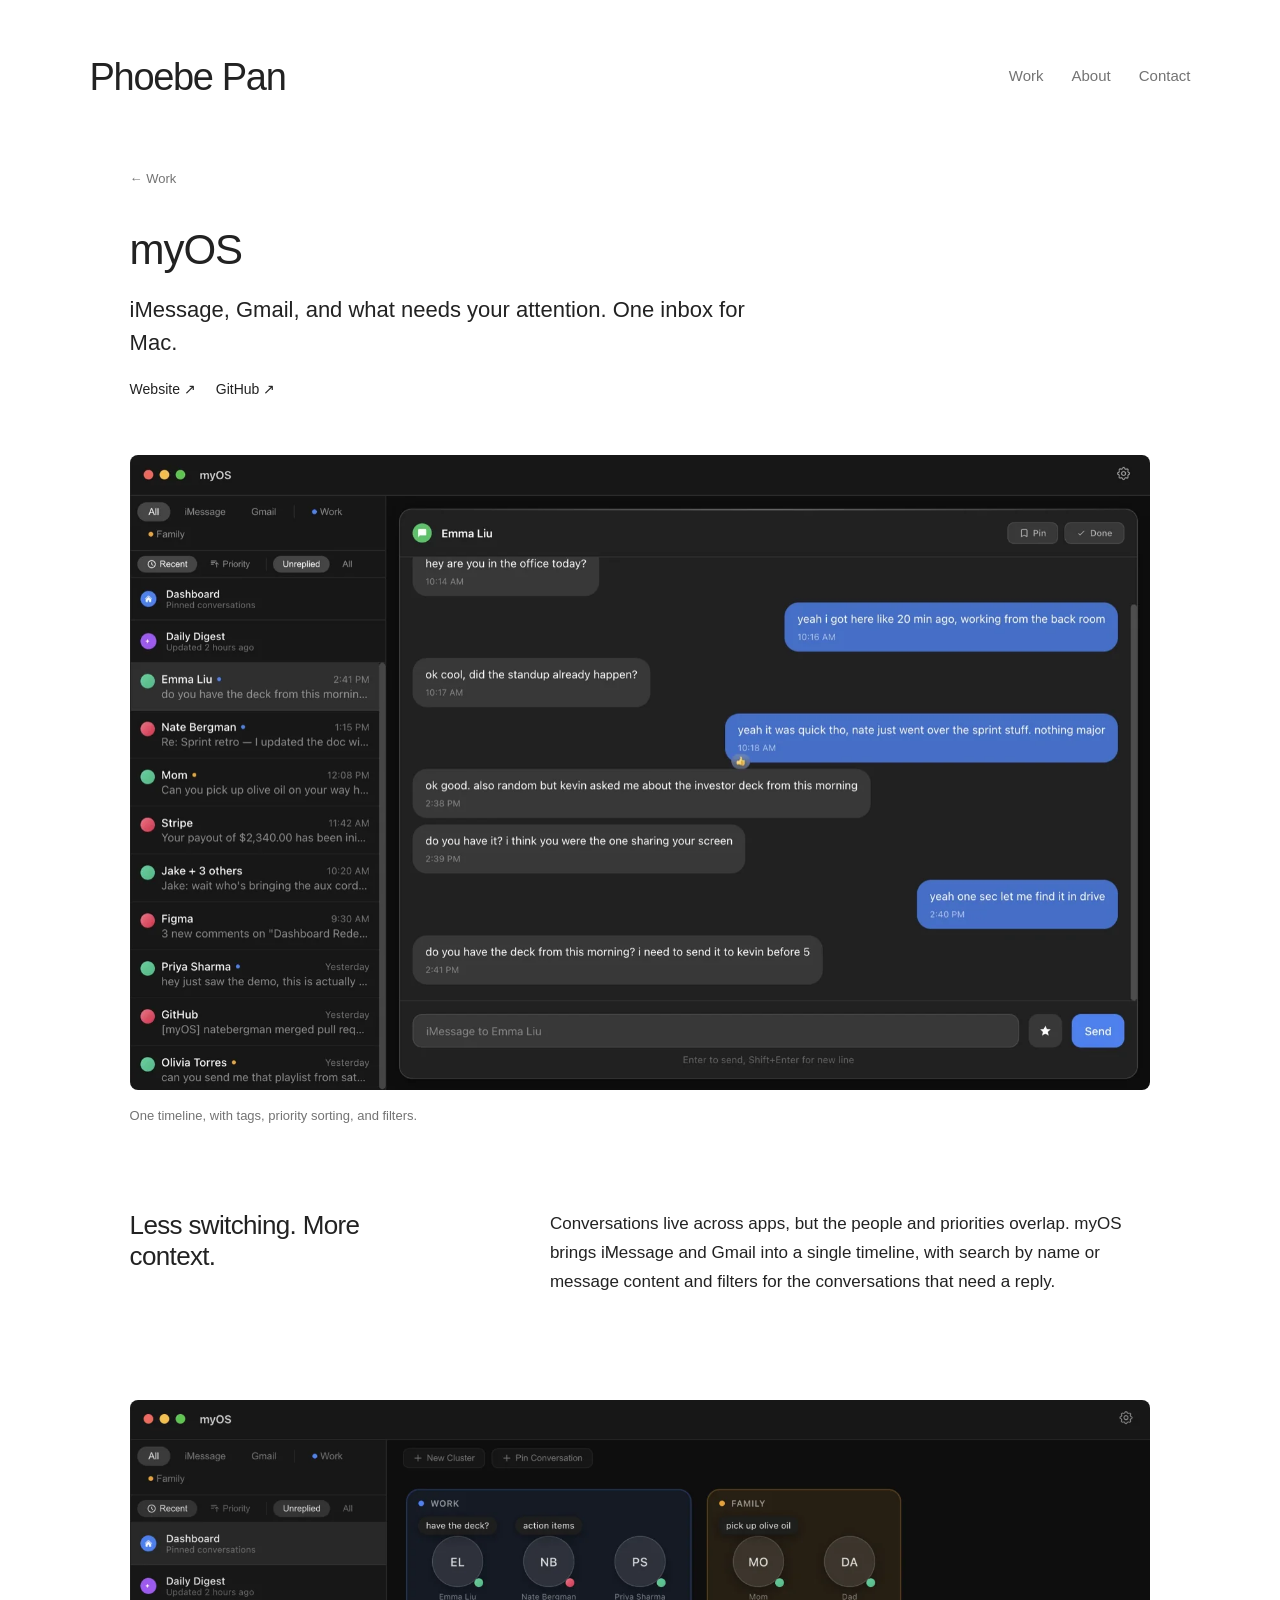
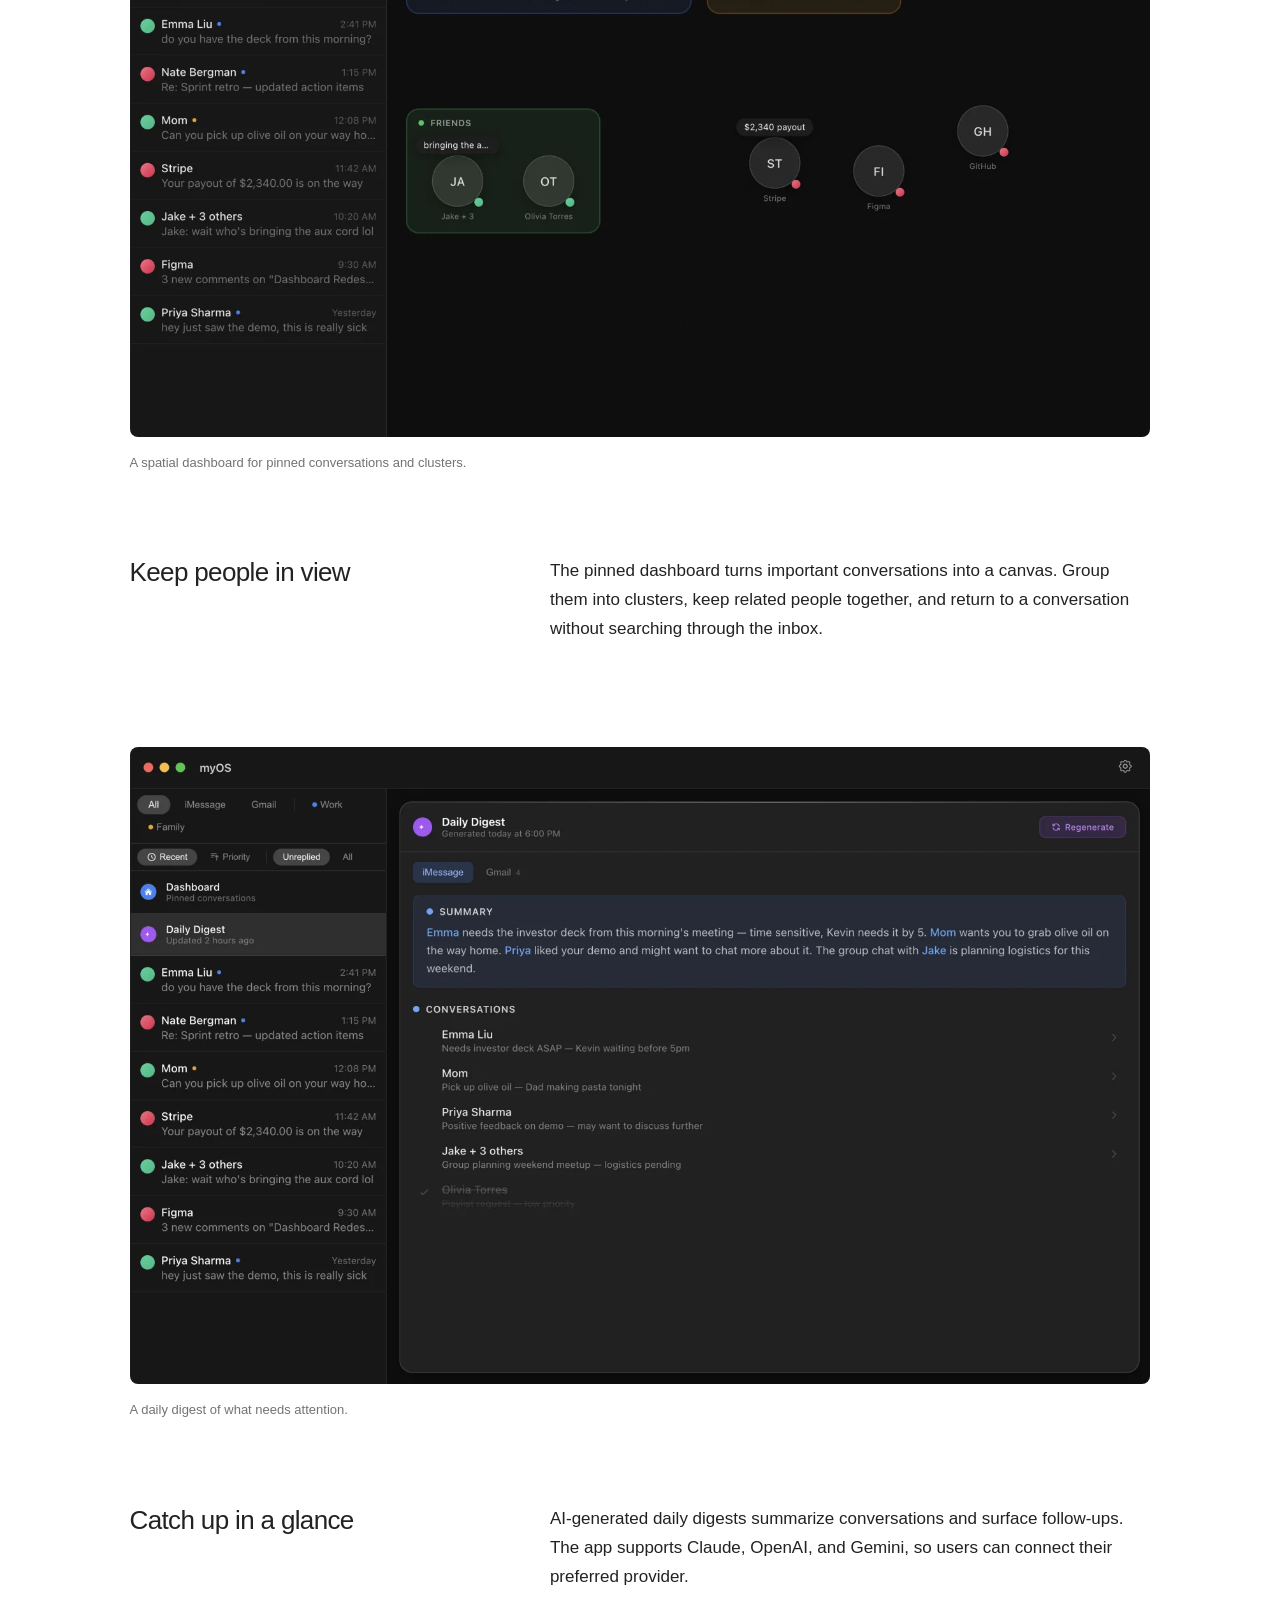
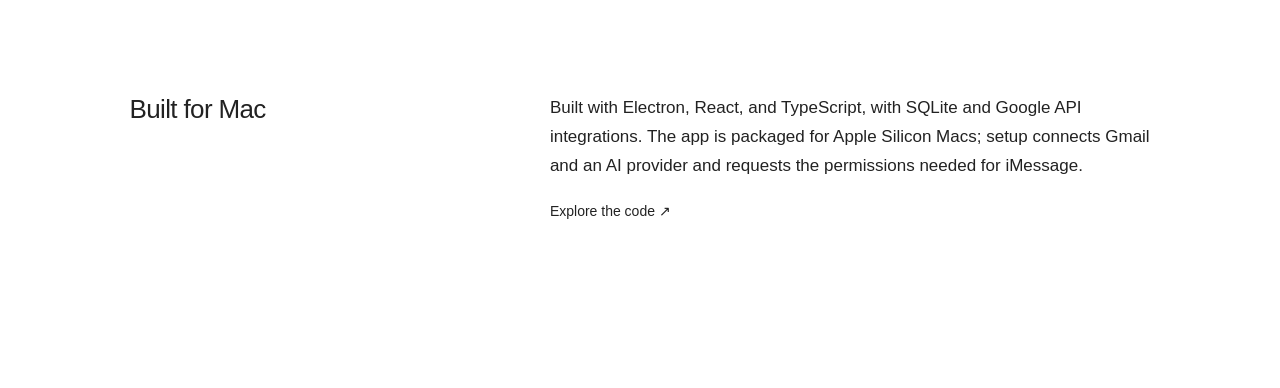
<file: myos.html>
<!doctype html>
<html lang="en">
<head>
<link rel="icon" href="favicon.svg?v=pp" type="image/svg+xml">
<meta charset="utf-8">
<meta name="viewport" content="width=device-width,initial-scale=1">
<meta name="description" content="Phoebe Pan's little corner of the internet. Software, interface design, and research.">
<meta name="theme-color" content="#ffffff">
<title>myOS — Phoebe Pan</title>
<link rel="stylesheet" href="style.css">


</head>
<body>
<a class="skip" href="#main">Skip to content</a>
<header class="header"><a class="signature" href="index.html">Phoebe Pan</a><nav aria-label="Main navigation"><a href="index.html" aria-current="location">Work</a><a href="about.html">About</a><a href="contact.html">Contact</a></nav></header>
<main id="main" class="case-study"><a class="back-link" href="index.html#myos">← Work</a>
<header class="case-heading"><h1>myOS</h1><p>iMessage, Gmail, and what needs your attention. One inbox for Mac.</p><div class="page-links"><a href="https://my-os-one.vercel.app" target="_blank" rel="noopener">Website ↗</a><a href="https://github.com/phobopan/myOS" target="_blank" rel="noopener">GitHub ↗</a></div></header>
<figure><img class="case-image" src="projects/myos.webp" alt="myOS combines iMessage and Gmail conversations in one inbox" width="1600" height="995"><figcaption>One timeline, with tags, priority sorting, and filters.</figcaption></figure>
<section class="case-text"><h2>Less switching. More context.</h2><div><p>Conversations live across apps, but the people and priorities overlap. myOS brings iMessage and Gmail into a single timeline, with search by name or message content and filters for the conversations that need a reply.</p></div></section>
<figure><img class="case-image" src="projects/myos-dashboard.webp" alt="Pinned conversations arranged into Work, Family, and Friends clusters on the myOS dashboard" loading="lazy" width="2550" height="1590"><figcaption>A spatial dashboard for pinned conversations and clusters.</figcaption></figure>
<section class="case-text"><h2>Keep people in view</h2><div><p>The pinned dashboard turns important conversations into a canvas. Group them into clusters, keep related people together, and return to a conversation without searching through the inbox.</p></div></section>
<figure><img class="case-image" src="projects/myos-digest.webp" alt="myOS daily digest summarizes messages and identifies conversations that need attention" loading="lazy" width="2552" height="1592"><figcaption>A daily digest of what needs attention.</figcaption></figure>
<section class="case-text"><h2>Catch up in a glance</h2><div><p>AI-generated daily digests summarize conversations and surface follow-ups. The app supports Claude, OpenAI, and Gemini, so users can connect their preferred provider.</p></div></section>
<section class="case-text"><h2>Built for Mac</h2><div><p>Built with Electron, React, and TypeScript, with SQLite and Google API integrations. The app is packaged for Apple Silicon Macs; setup connects Gmail and an AI provider and requests the permissions needed for iMessage.</p><a class="source-link" href="https://github.com/phobopan/myOS" target="_blank" rel="noopener">Explore the code ↗</a></div></section>
</main></body></html>
</file>
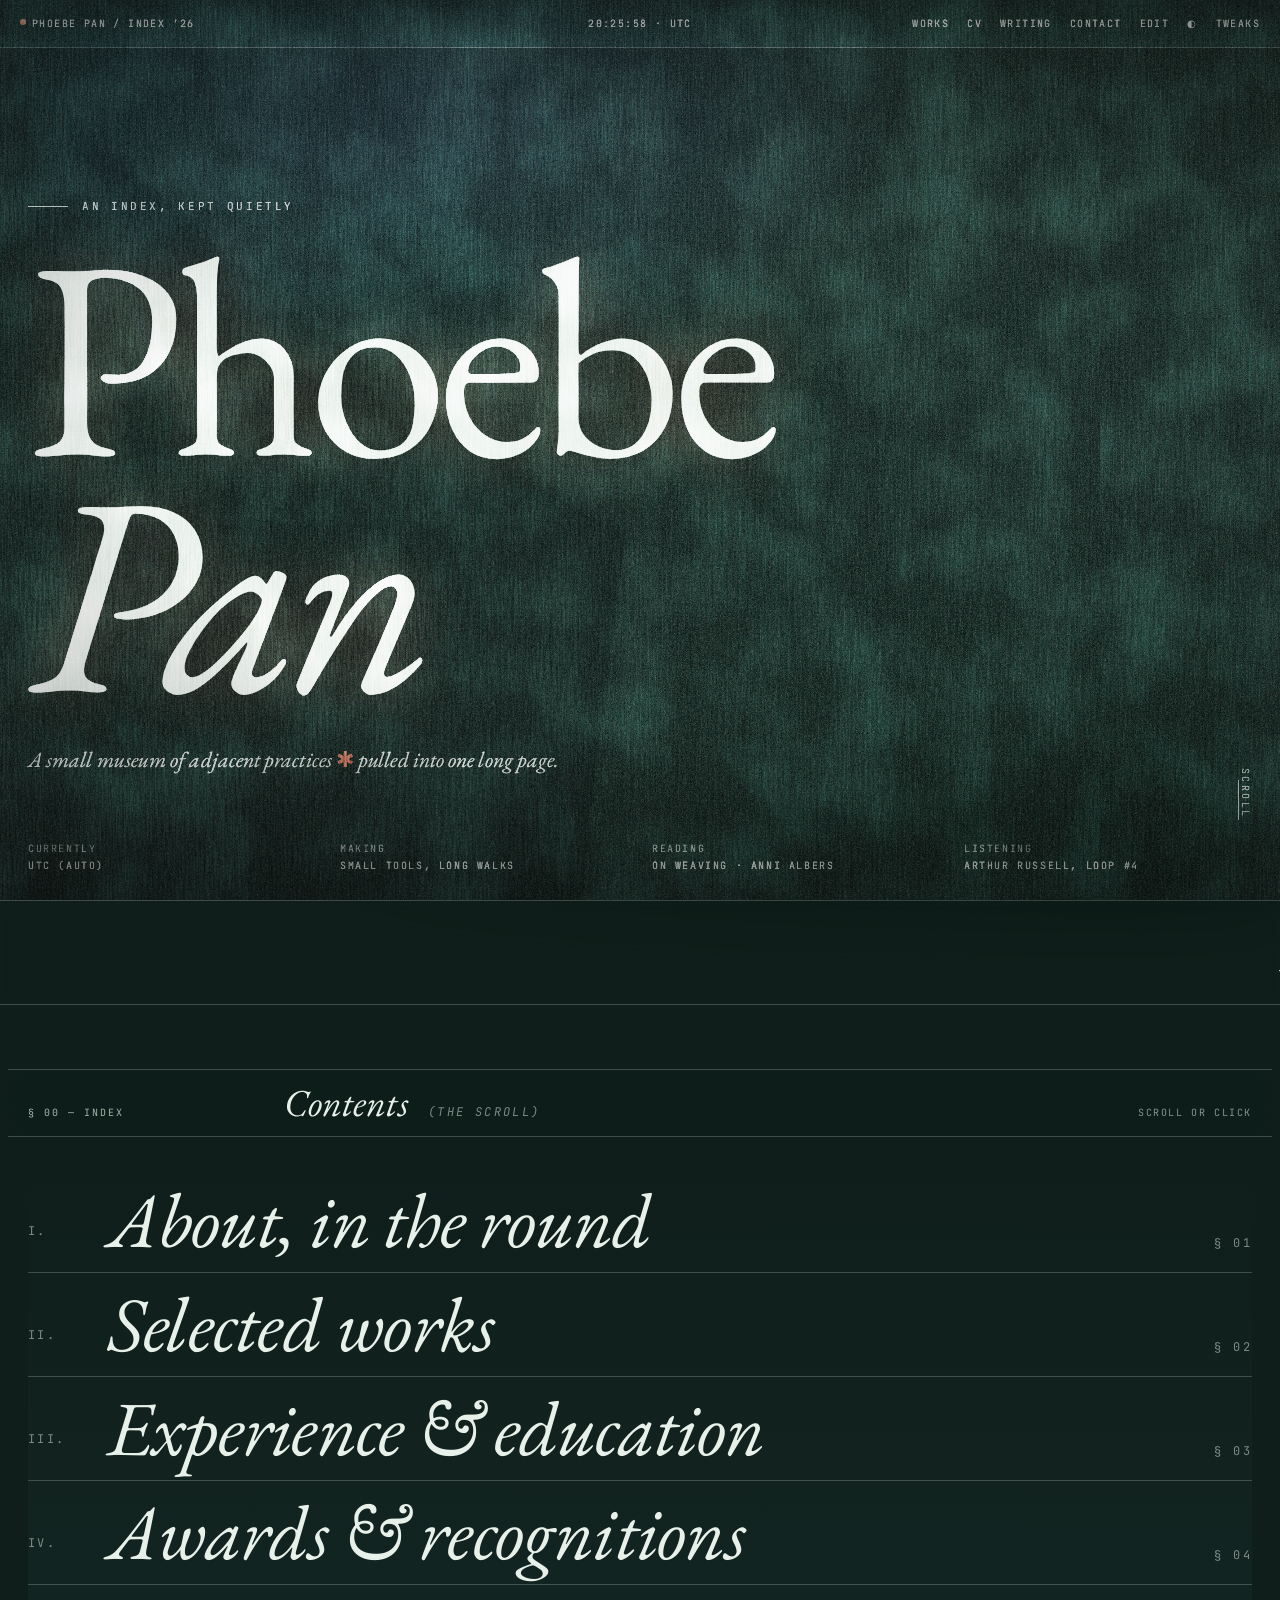
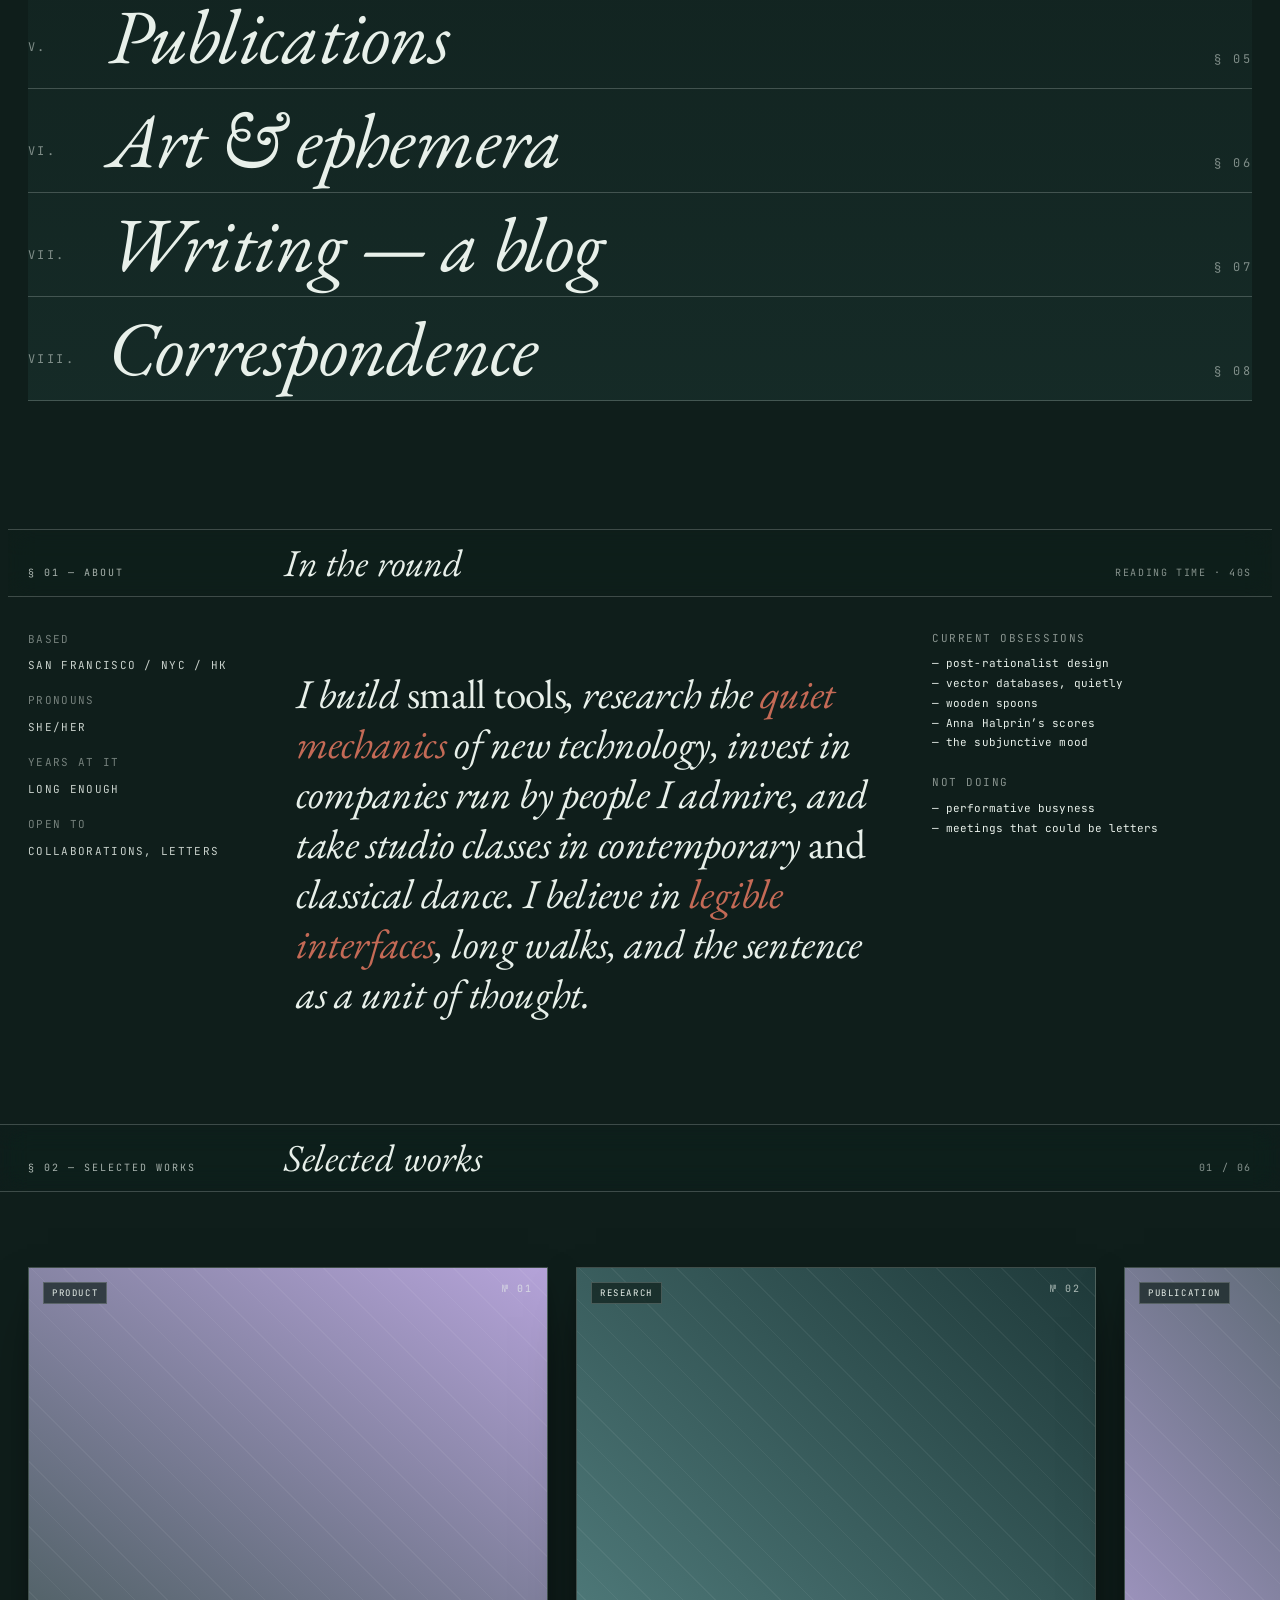
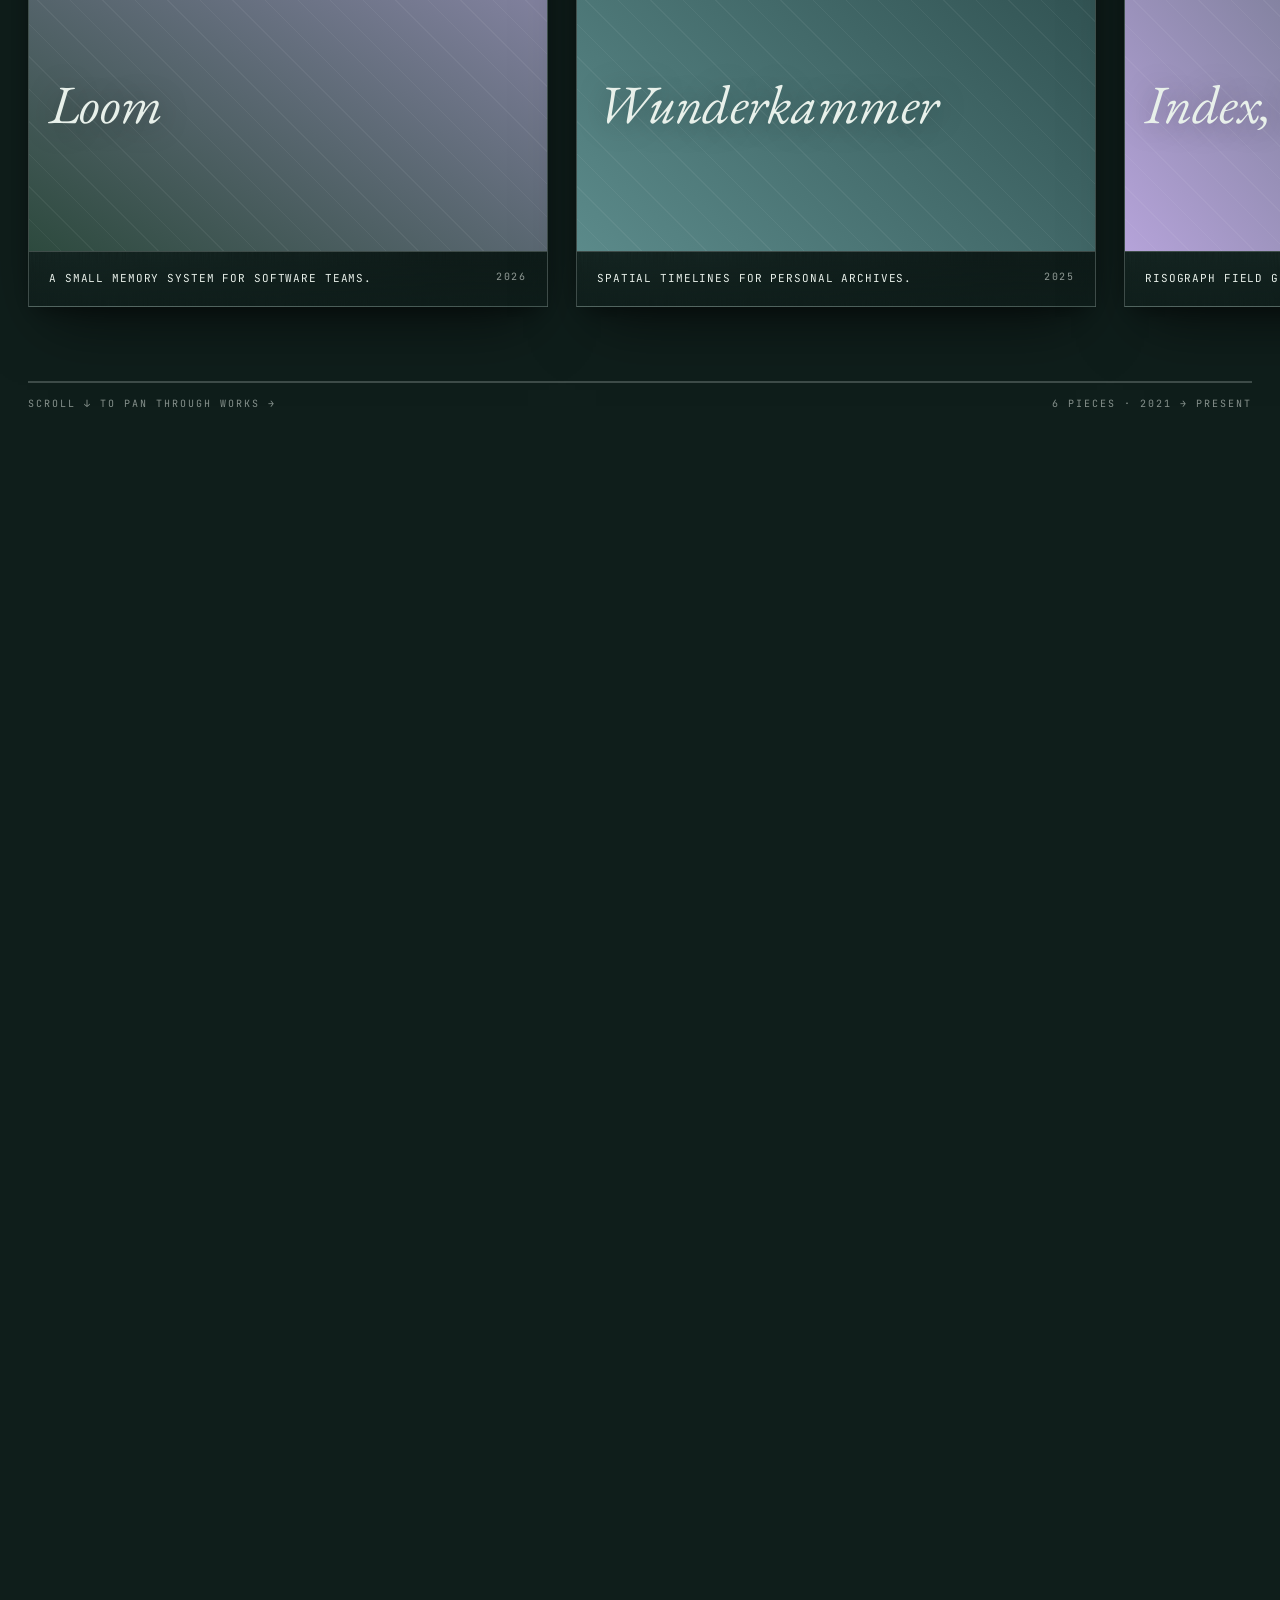
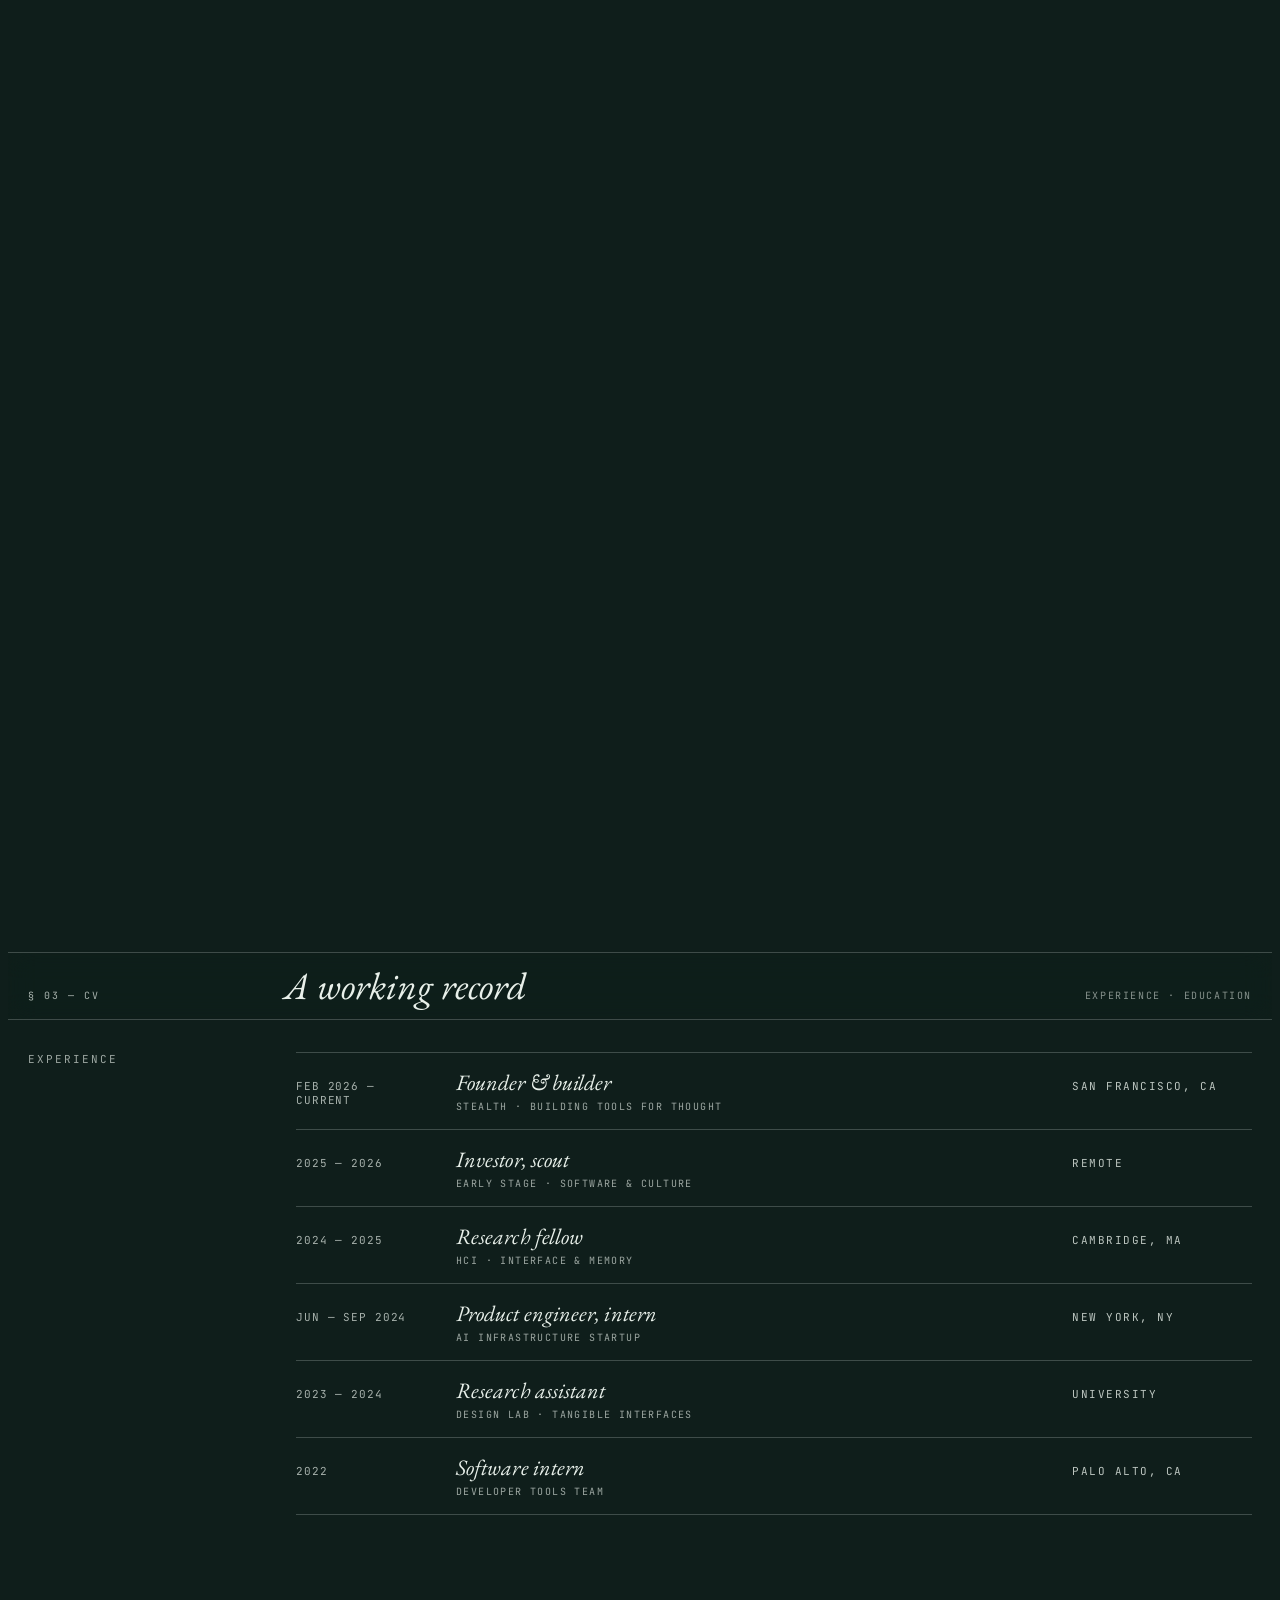
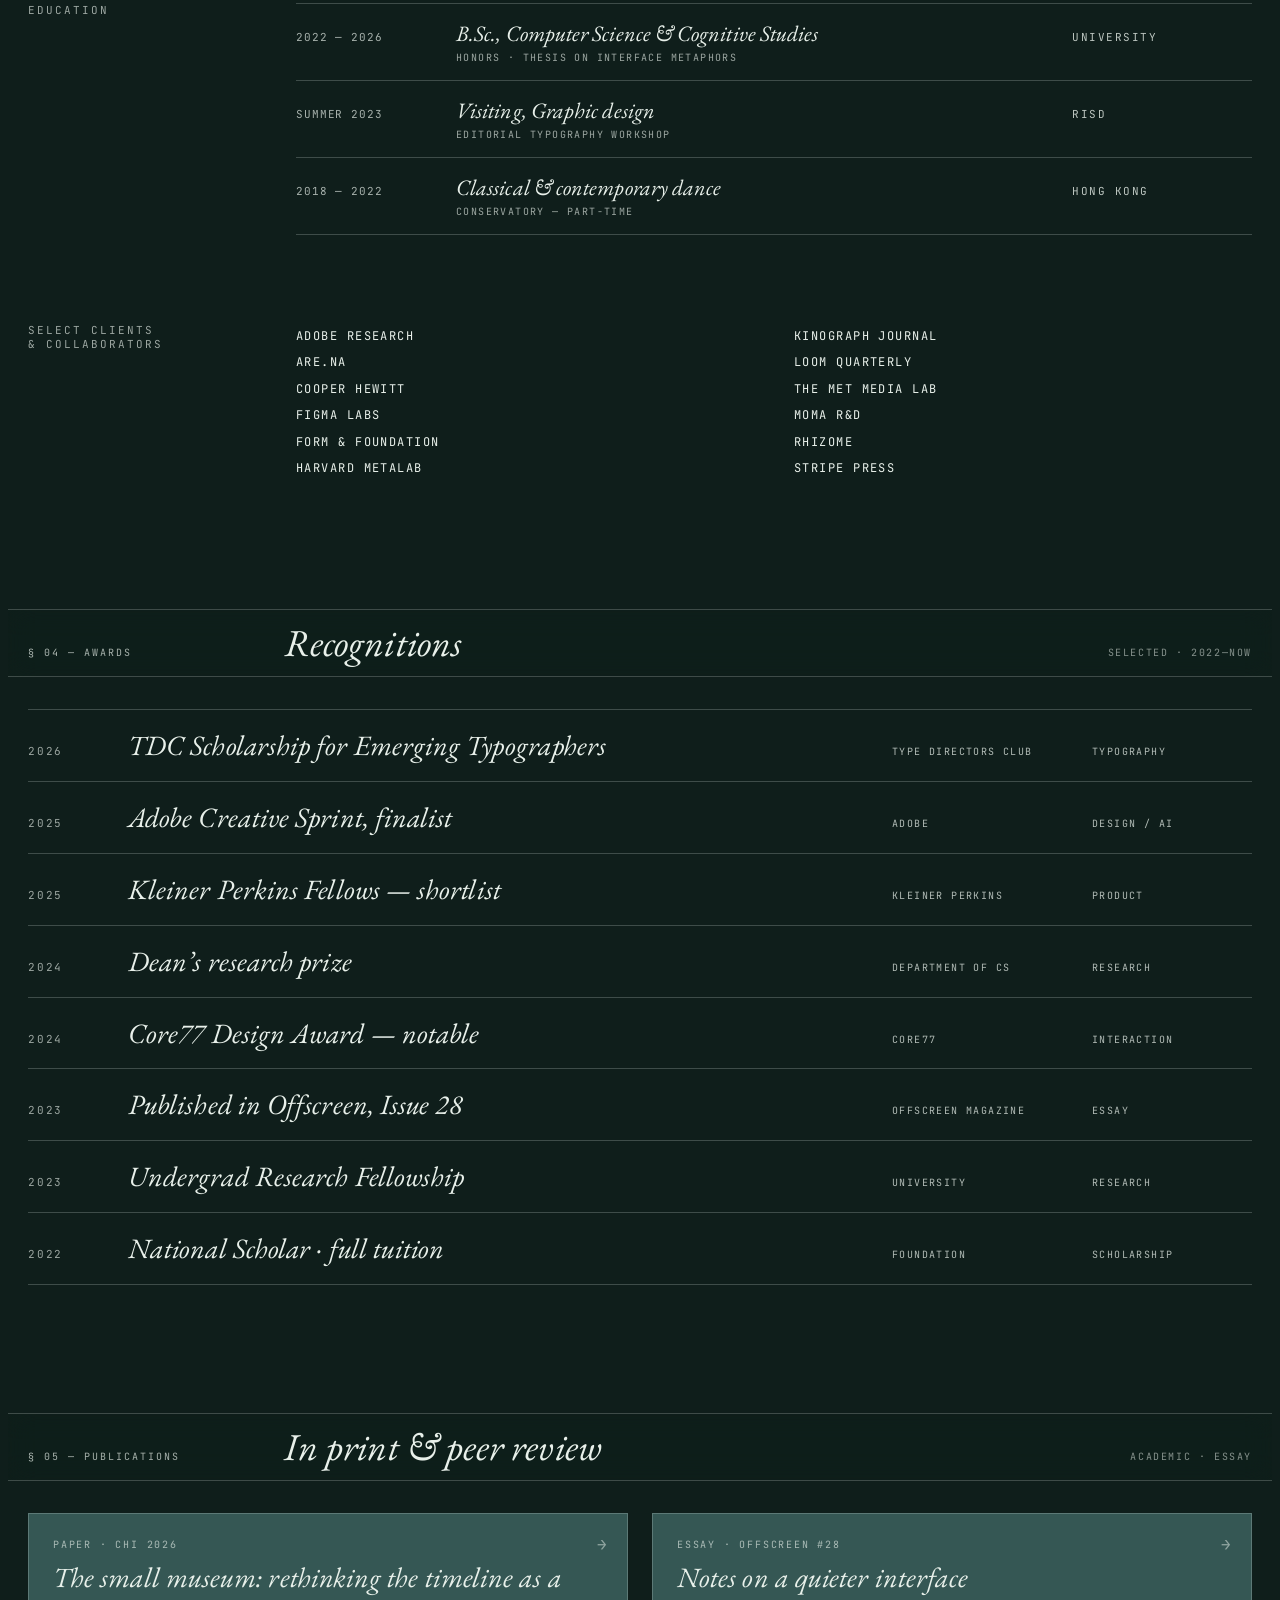
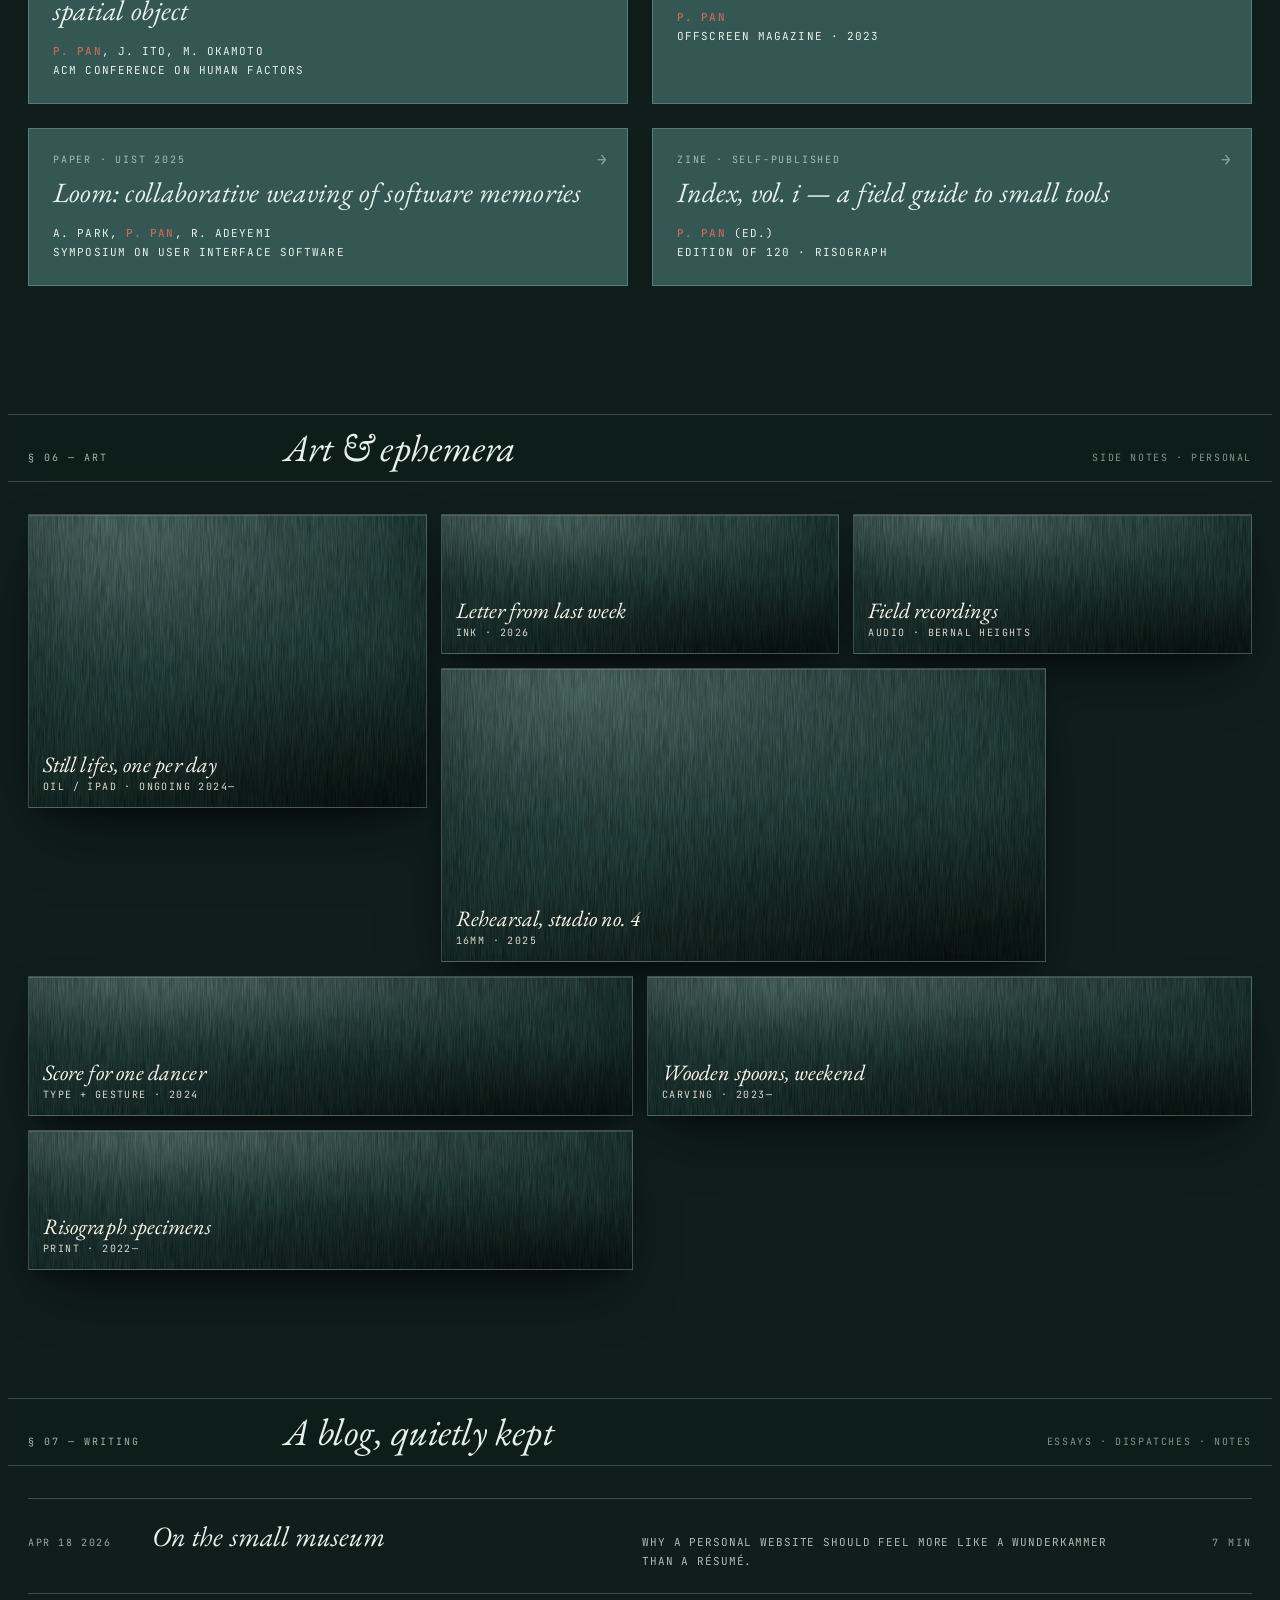
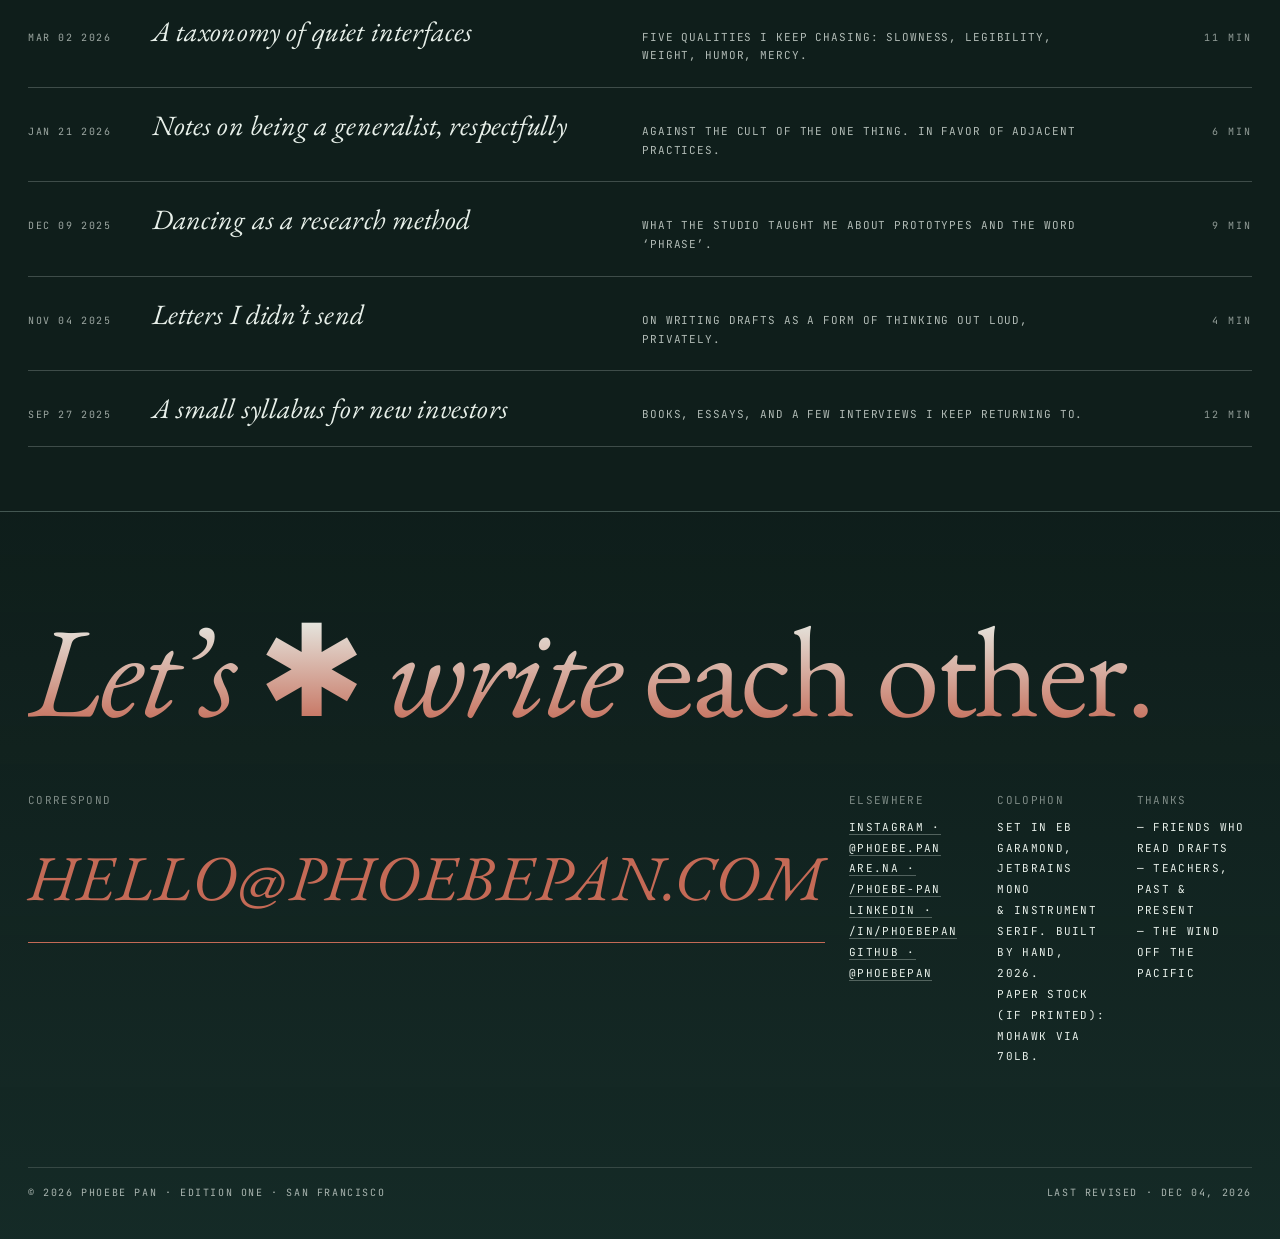
<file: Phoebe Pan.html>
<!doctype html>
<html lang="en">
<head>
<meta charset="utf-8" />
<meta name="viewport" content="width=device-width,initial-scale=1" />
<title>Phoebe Pan — Index</title>
<link rel="preconnect" href="https://fonts.googleapis.com">
<link rel="preconnect" href="https://fonts.gstatic.com" crossorigin>
<link href="https://fonts.googleapis.com/css2?family=EB+Garamond:ital,wght@0,400;0,500;1,400;1,500&family=JetBrains+Mono:wght@300;400;500&family=Instrument+Serif:ital@0;1&family=Caveat:wght@400;500;600;700&display=swap" rel="stylesheet">
<style>
  :root {
    /* editable tweak defaults */
    --bg: #1a1320;
    --bg-2: #251a2e;
    --ink: #f5ebd8;
    --ink-soft: #d9ccb0;
    --rule: rgba(245,235,216,0.22);
    --accent: #f0b87a;

    /* gradient blobs (4 stops) */
    --g1: #6b2a4e;
    --g2: #c46a56;
    --g3: #e8a86e;
    --g4: #3b1e44;

    --serif: 'EB Garamond', Georgia, serif;
    --mono: 'JetBrains Mono', ui-monospace, monospace;
    --display: 'Instrument Serif', 'EB Garamond', serif;
    --grain: 0.40;
    --density: 0.9;
  }
  html, body { margin:0; padding:0; background: var(--bg); color: var(--ink); font-family: var(--serif); font-size: 16px; }
  * { box-sizing: border-box; }
  body { overflow-x: hidden; -webkit-font-smoothing: antialiased; position: relative; }
  a { color: inherit; text-decoration: none; }
  .mono { font-family: var(--mono); font-weight: 400; letter-spacing: 0.02em; }
  .mono-xs { font-family: var(--mono); font-size: 10px; text-transform: uppercase; letter-spacing: 0.14em; }
  .serif-it { font-family: var(--display); font-style: italic; }

  /* Animated mesh gradient background */
  .mesh {
    position: fixed; inset: -20vh -20vw; z-index: -2; pointer-events: none;
    background: var(--bg);
    overflow: hidden;
  }
  .mesh .blob {
    position: absolute; width: 85vw; height: 85vw; border-radius: 50%;
    mix-blend-mode: screen;
    filter: blur(70px) saturate(1.6);
    opacity: 1;
    will-change: transform;
  }
  .mesh .b1 { background: radial-gradient(circle, var(--g1) 0%, transparent 62%); top: -20%; left: -20%; animation: drift1 26s ease-in-out infinite alternate; }
  .mesh .b2 { background: radial-gradient(circle, var(--g2) 0%, transparent 62%); top: -10%; right: -25%; animation: drift2 32s ease-in-out infinite alternate; }
  .mesh .b3 { background: radial-gradient(circle, var(--g3) 0%, transparent 62%); bottom: -30%; left: 0%; animation: drift3 38s ease-in-out infinite alternate; }
  .mesh .b4 { background: radial-gradient(circle, var(--g4) 0%, transparent 62%); bottom: -15%; right: -15%; animation: drift4 44s ease-in-out infinite alternate; }
  /* Light moods need multiply blend for blobs */
  body[data-mood="pearl"] .mesh .blob,
  body[data-mood="bone"] .mesh .blob,
  body[data-mood="linen"] .mesh .blob,
  body[data-mood="matcha"] .mesh .blob { mix-blend-mode: multiply; opacity: 0.55; }
  @keyframes drift1 { to { transform: translate(20vw, 30vh) scale(1.15); } }
  @keyframes drift2 { to { transform: translate(-18vw, 22vh) scale(0.9); } }
  @keyframes drift3 { to { transform: translate(15vw, -20vh) scale(1.1); } }
  @keyframes drift4 { to { transform: translate(-22vw, -18vh) scale(1.2); } }

  /* ============= VELVET MODE ============= */
  /* A plush, matte-with-sheen treatment that layers on top of any palette.
     Real fabric: long fibrous noise (pile) + fine noise (specular) + directional nap + weave lattice + vignette. */

  /* 1. NAP — directional pile that catches light from the top.
        Long vertical streaks via very stretched fractal noise, masked by a radial highlight. */
  .velvet-nap {
    pointer-events: none; position: fixed; inset: 0; z-index: 9990;
    opacity: 0;
    background-image: url("data:image/svg+xml;charset=utf-8,%3Csvg%20xmlns%3D'http%3A%2F%2Fwww.w3.org%2F2000%2Fsvg'%20width%3D'800'%20height%3D'1600'%3E%3Cfilter%20id%3D'v'%3E%3CfeTurbulence%20type%3D'fractalNoise'%20baseFrequency%3D'1.2%200.015'%20numOctaves%3D'3'%20seed%3D'4'%20stitchTiles%3D'stitch'%2F%3E%3CfeColorMatrix%20values%3D'0%200%200%200%201%20%200%200%200%200%201%20%200%200%200%200%201%20%200%200%200%201.6%20-0.3'%2F%3E%3C%2Ffilter%3E%3Crect%20width%3D'100%25'%20height%3D'100%25'%20filter%3D'url(%23v)'%2F%3E%3C%2Fsvg%3E");
    background-size: 600px 1200px;
    mix-blend-mode: overlay;
    filter: contrast(1.6);
  }
  body.velvet .velvet-nap { opacity: 0.55; }
  /* Light moods — ease up on the dark nap so the palette color shows */
  body.velvet[data-mood="pearl"] .velvet-nap,
  body.velvet[data-mood="bone"] .velvet-nap,
  body.velvet[data-mood="linen"] .velvet-nap,
  body.velvet[data-mood="matcha"] .velvet-nap { opacity: 0.22; mix-blend-mode: multiply; }

  /* 2. PILE — short, clumped fiber tufts, a bit coarse. */
  .velvet-pile {
    pointer-events: none; position: fixed; inset: 0; z-index: 9990;
    opacity: 0;
    background-image: url("data:image/svg+xml;charset=utf-8,%3Csvg%20xmlns%3D'http%3A%2F%2Fwww.w3.org%2F2000%2Fsvg'%20width%3D'500'%20height%3D'500'%3E%3Cfilter%20id%3D'p'%3E%3CfeTurbulence%20type%3D'turbulence'%20baseFrequency%3D'2.2'%20numOctaves%3D'3'%20seed%3D'9'%20stitchTiles%3D'stitch'%2F%3E%3CfeColorMatrix%20values%3D'0%200%200%200%200%20%200%200%200%200%200%20%200%200%200%200%200%20%200%200%200%202%20-0.6'%2F%3E%3C%2Ffilter%3E%3Crect%20width%3D'100%25'%20height%3D'100%25'%20filter%3D'url(%23p)'%2F%3E%3C%2Fsvg%3E");
    background-size: 260px 260px;
    mix-blend-mode: overlay;
  }
  body.velvet .velvet-pile { opacity: 0.55; }

  /* 3. SHIMMER — very fine specular noise, flickers like light on silk-backed velvet. */
  .velvet-shimmer {
    pointer-events: none; position: fixed; inset: 0; z-index: 9990;
    opacity: 0;
    background-image: url("data:image/svg+xml;charset=utf-8,%3Csvg%20xmlns%3D'http%3A%2F%2Fwww.w3.org%2F2000%2Fsvg'%20width%3D'220'%20height%3D'220'%3E%3Cfilter%20id%3D's'%3E%3CfeTurbulence%20type%3D'fractalNoise'%20baseFrequency%3D'2.4'%20numOctaves%3D'1'%20seed%3D'17'%20stitchTiles%3D'stitch'%2F%3E%3CfeColorMatrix%20values%3D'0%200%200%200%201%20%200%200%200%200%200.95%20%200%200%200%200%200.82%20%200%200%200%201%20-0.35'%2F%3E%3C%2Ffilter%3E%3Crect%20width%3D'100%25'%20height%3D'100%25'%20filter%3D'url(%23s)'%2F%3E%3C%2Fsvg%3E");
    background-size: 140px 140px;
    mix-blend-mode: screen;
  }
  body.velvet .velvet-shimmer { opacity: 0.38; }

  /* 3b. CRUSHED — large irregular dark/light patches (the signature look of crushed velvet).
        Very low-freq turbulence with big feColorMatrix gain — creates blotchy lit/shadow zones. */
  .velvet-crushed {
    pointer-events: none; position: fixed; inset: 0; z-index: 9990;
    opacity: 0;
    background-image: url("data:image/svg+xml;charset=utf-8,%3Csvg%20xmlns%3D'http%3A%2F%2Fwww.w3.org%2F2000%2Fsvg'%20width%3D'1100'%20height%3D'1100'%3E%3Cfilter%20id%3D'c'%3E%3CfeTurbulence%20type%3D'fractalNoise'%20baseFrequency%3D'0.012'%20numOctaves%3D'4'%20seed%3D'23'%20stitchTiles%3D'stitch'%2F%3E%3CfeColorMatrix%20values%3D'0%200%200%200%201%20%200%200%200%200%201%20%200%200%200%200%201%20%200%200%200%202.4%20-0.9'%2F%3E%3C%2Ffilter%3E%3Crect%20width%3D'100%25'%20height%3D'100%25'%20filter%3D'url(%23c)'%2F%3E%3C%2Fsvg%3E");
    background-size: 1100px 1100px;
    mix-blend-mode: overlay;
  }
  body.velvet .velvet-crushed { opacity: 0.75; }

  /* 3c. WEAVE — a faint diamond lattice, implied tufted quilting pattern. */
  .velvet-weave {
    pointer-events: none; position: fixed; inset: 0; z-index: 9990;
    opacity: 0;
    background-image:
      radial-gradient(circle at 0 0, color-mix(in oklab, var(--ink) 14%, transparent) 0 1.5px, transparent 2px),
      radial-gradient(circle at 50% 50%, color-mix(in oklab, var(--ink) 8%, transparent) 0 1.5px, transparent 2px);
    background-size: 80px 80px, 80px 80px;
    background-position: 0 0, 40px 40px;
    mix-blend-mode: overlay;
  }
  body.velvet .velvet-weave { opacity: 0.4; }

  /* 4. SHEEN — the big specular highlight. Follows mouse/scroll via --mx/--my.
        Also brushes the nap: --brush-x is dot-product of motion vs grain direction (-1..+1).
        Against grain (negative) darkens; with grain (positive) lightens — like real velvet. */
  .velvet-sheen {
    pointer-events: none; position: fixed; inset: 0; z-index: 9990;
    opacity: 0;
    background:
      radial-gradient(ellipse 80% 55% at 30% 10%, color-mix(in oklab, var(--g3) 45%, transparent) 0%, transparent 55%),
      radial-gradient(ellipse 110% 80% at 85% 100%, color-mix(in oklab, var(--g1) 55%, transparent) 0%, transparent 60%),
      conic-gradient(from 220deg at 50% 50%, transparent 0deg, color-mix(in oklab, var(--g2) 32%, transparent) 90deg, transparent 170deg, color-mix(in oklab, var(--g4) 28%, transparent) 270deg, transparent 360deg);
    mix-blend-mode: soft-light;
    filter: blur(40px) saturate(1.3);
  }
  body.velvet .velvet-sheen { opacity: 1; }

  /* 5. VIGNETTE — plush depth at the edges. */
  .velvet-vignette {
    pointer-events: none; position: fixed; inset: 0; z-index: 9998;
    opacity: 0;
    background:
      radial-gradient(ellipse 110% 85% at 50% 50%, transparent 35%, rgba(0,0,0,0.45) 88%, rgba(0,0,0,0.72) 100%),
      linear-gradient(180deg, rgba(0,0,0,0.18) 0%, transparent 18%, transparent 82%, rgba(0,0,0,0.28) 100%);
    mix-blend-mode: multiply;
  }
  body.velvet .velvet-vignette { opacity: 1; }
  /* Light moods: use a gentler velvet (sheen stays, vignette softens) */
  body.velvet[data-mood="pearl"] .velvet-vignette,
  body.velvet[data-mood="bone"] .velvet-vignette,
  body.velvet[data-mood="linen"] .velvet-vignette,
  body.velvet[data-mood="matcha"] .velvet-vignette { opacity: 0.45; mix-blend-mode: multiply; }

  /* Richer type + surfaces in velvet */
  body.velvet { letter-spacing: 0.005em; }
  body.velvet   /* VELVET FIBERS — per-fiber canvas overlay, brushed by cursor. */
  .velvet-fibers {
    pointer-events: none; position: fixed; inset: 0; z-index: 9991;
    opacity: 0;
    mix-blend-mode: overlay;
    width: 100%; height: 100%;
    transition: opacity 400ms ease;
  }
  body.velvet .velvet-fibers { opacity: 1; }
.grain { opacity: calc(var(--grain) * 1.15 + 0.25); mix-blend-mode: overlay; }
  body.velvet[data-mood="pearl"] .grain,
  body.velvet[data-mood="bone"] .grain,
  body.velvet[data-mood="linen"] .grain,
  body.velvet[data-mood="matcha"] .grain { mix-blend-mode: multiply; }

  /* Cards, bento tiles, meta panels — plush surfaces with inner sheen + on-card pile texture */
  body.velvet .work-card,
  body.velvet .b-tile {
    background:
      /* specular highlight catching top-left */
      radial-gradient(ellipse 140% 100% at 20% 0%, color-mix(in oklab, var(--ink) 10%, transparent) 0%, transparent 55%),
      /* plush base gradient with depth */
      linear-gradient(165deg, color-mix(in oklab, var(--bg-2) 85%, transparent) 0%, color-mix(in oklab, var(--bg) 92%, transparent) 100%);
    position: relative;
    box-shadow:
      inset 0 1px 0 color-mix(in oklab, var(--ink) 12%, transparent),
      inset 0 -60px 100px color-mix(in oklab, #000 40%, transparent),
      0 30px 60px -20px rgba(0,0,0,0.6),
      0 8px 20px -8px rgba(0,0,0,0.45);
  }
  /* Per-card velvet pile (same SVG pattern as .velvet-nap) so each card feels like fabric, not a window */
  body.velvet .work-card::after,
  body.velvet .b-tile::after {
    content: ""; position: absolute; inset: 0; pointer-events: none;
    background-image: url("data:image/svg+xml;charset=utf-8,%3Csvg%20xmlns%3D'http%3A%2F%2Fwww.w3.org%2F2000%2Fsvg'%20width%3D'500'%20height%3D'900'%3E%3Cfilter%20id%3D'vc'%3E%3CfeTurbulence%20type%3D'fractalNoise'%20baseFrequency%3D'1.1%200.03'%20numOctaves%3D'2'%20seed%3D'6'%20stitchTiles%3D'stitch'%2F%3E%3CfeColorMatrix%20values%3D'0%200%200%200%201%20%200%200%200%200%201%20%200%200%200%200%201%20%200%200%200%200.85%200'%2F%3E%3C%2Ffilter%3E%3Crect%20width%3D'100%25'%20height%3D'100%25'%20filter%3D'url(%23vc)'%2F%3E%3C%2Fsvg%3E");
    background-size: 320px 560px;
    mix-blend-mode: soft-light;
    opacity: 0.85;
    border-radius: inherit;
    z-index: 1;
  }
  /* Ensure card content sits above the pile texture */
  /* Per-card specular highlight + deep bottom shadow for plush depth */
  body.velvet .work-card::before,
  body.velvet .b-tile::before {
    content: ""; position: absolute; inset: 0; pointer-events: none;
    background:
      radial-gradient(ellipse 80% 55% at 25% 8%, color-mix(in oklab, var(--ink) 22%, transparent) 0%, transparent 55%),
      radial-gradient(ellipse 120% 90% at 85% 100%, color-mix(in oklab, #000 55%, transparent) 0%, transparent 65%);
    mix-blend-mode: overlay;
    z-index: 1;
    border-radius: inherit;
  }
  body.velvet .work-card > *,
  body.velvet .b-tile > * { position: relative; z-index: 2; }

  body.velvet .work-card .meta { background: linear-gradient(180deg, color-mix(in oklab, var(--bg) 60%, transparent) 0%, color-mix(in oklab, var(--bg) 90%, transparent) 100%); }
  body.velvet .work-card:hover {
    box-shadow:
      inset 0 1px 0 color-mix(in oklab, var(--ink) 22%, transparent),
      inset 0 -60px 100px color-mix(in oklab, #000 30%, transparent),
      0 40px 80px -20px color-mix(in oklab, var(--g1) 70%, rgba(0,0,0,0.6)),
      0 10px 24px -6px rgba(0,0,0,0.5);
  }
  body.velvet .chrome,
  body.velvet .toc,
  body.velvet .colophon {
    background: linear-gradient(180deg, color-mix(in oklab, var(--bg) 55%, transparent) 0%, color-mix(in oklab, var(--bg-2) 70%, transparent) 100%);
  }
  body.velvet .works-pin .pin-inner {
    background: transparent;
  }
  body.velvet .works-pin .pin-hd {
    background: transparent;
  }
  /* Velvet makes blobs more saturated */
  body.velvet .mesh .blob { filter: blur(90px) saturate(1.9) brightness(1.05); }

  /* Grain overlay */
  .grain {
    pointer-events: none; position: fixed; inset: 0; z-index: 9999;
    opacity: var(--grain, 0.5);
    mix-blend-mode: soft-light;
    background-image: url("data:image/svg+xml;charset=utf-8,%3Csvg%20xmlns%3D'http%3A%2F%2Fwww.w3.org%2F2000%2Fsvg'%20width%3D'240'%20height%3D'240'%3E%3Cfilter%20id%3D'n'%3E%3CfeTurbulence%20type%3D'fractalNoise'%20baseFrequency%3D'0.85'%20numOctaves%3D'3'%20stitchTiles%3D'stitch'%2F%3E%3CfeColorMatrix%20values%3D'0%200%200%200%200.9%20%200%200%200%200%200.9%20%200%200%200%200%200.9%20%200%200%200%200.9%200'%2F%3E%3C%2Ffilter%3E%3Crect%20width%3D'100%25'%20height%3D'100%25'%20filter%3D'url(%23n)'%2F%3E%3C%2Fsvg%3E");
    background-size: 180px 180px;
  }

  /* Top chrome — frosted */
  .chrome {
    position: fixed; top: 0; left:0; right:0; z-index: 500;
    display: grid; grid-template-columns: 1fr auto 1fr;
    padding: 10px 20px; gap: 16px; align-items: center;
    height: 48px;
    backdrop-filter: blur(14px) saturate(1.2);
    -webkit-backdrop-filter: blur(14px) saturate(1.2);
    background: color-mix(in oklab, var(--bg) 35%, transparent);
    border-bottom: 1px solid var(--rule);
  }
  .chrome .left, .chrome .right { display: flex; gap: 18px; flex-wrap: nowrap; align-items: center; white-space: nowrap;}
  .chrome .right { justify-content: flex-end; }
  .chrome .center { text-align: center; }
  .chrome .dot { width:6px; height:6px; border-radius:50%; background: var(--accent); display:inline-block; transform: translateY(-2px); margin-right: 6px; animation: blink 2s infinite; }
  @keyframes blink { 0%,60%,100% {opacity:1} 30% {opacity:.2} }

  .navbtn { cursor: pointer; font-family: var(--mono); font-size: 10px; text-transform: uppercase; letter-spacing: 0.14em; padding: 4px 0; border-bottom: 1px solid transparent; transition: border-color .2s, color .2s; color: var(--ink);}
  .navbtn:hover { border-color: var(--accent); color: var(--accent); }

  /* ===== Hero ===== */
  .hero {
    min-height: 100vh; position: relative; padding: 120px 28px 60px;
    display: flex; flex-direction: column; justify-content: center;
  }
  .hero-marks {
    position: fixed; top: 50%; left: 18px; transform: translateY(-50%) rotate(180deg);
    font-family: var(--mono); font-size: 9px;
    text-transform: uppercase; letter-spacing: 0.3em; opacity: .4;
    writing-mode: vertical-rl;
    display: flex; gap: 28px; align-items: center;
    z-index: 20; pointer-events: none;
    max-height: 60vh;
    white-space: nowrap;
  }
  .hero-marks .sig { color: var(--accent); opacity: .9; }
  @media (max-width: 1280px) { .hero-marks { display: none; } }
  .hero-eyebrow {
    font-family: var(--mono); font-size: 11px; text-transform: uppercase; letter-spacing: 0.24em;
    opacity: .8; margin-bottom: 24px; margin-top: 40px;
  }
  .hero-eyebrow .dash { display: inline-block; width: 40px; height: 1px; background: currentColor; vertical-align: middle; margin-right: 14px;}
  .hero-name {
    font-family: var(--display); font-weight: 400;
    font-size: clamp(84px, 22vw, 340px);
    line-height: 0.84; letter-spacing: -0.035em;
    margin: 0;
    color: var(--ink);
    text-shadow: 0 0 60px color-mix(in oklab, var(--accent) 25%, transparent);
  }
  .hero-name .it { font-style: italic; letter-spacing: -0.035em; }
  .hero-name .ch {
    opacity: 0;
    animation: chDrop 0.9s cubic-bezier(.22,1,.36,1) forwards;
  }
  @keyframes chDrop {
    0%   { opacity: 0; }
    100% { opacity: 1; }
  }
  /* Hero pinned expansion — removed */
  .hero-name.glint {
    position: relative;
  }
  .hero-name.glint::after {
    content: attr(data-text);
    position: absolute; inset: 0;
    background: linear-gradient(100deg, transparent 30%, color-mix(in oklab, var(--accent) 80%, white) 50%, transparent 70%);
    background-size: 200% 100%;
    -webkit-background-clip: text; background-clip: text;
    -webkit-text-fill-color: transparent;
    color: transparent;
    mix-blend-mode: screen; pointer-events: none;
    animation: glint 6s ease-in-out infinite;
    animation-delay: 2s;
    white-space: pre-line;
  }
  @keyframes glint { 0%,70%,100% { background-position: 200% 0; } 85% { background-position: -50% 0; } }
  .hero-tagline {
    font-family: var(--display); font-style: italic;
    font-size: clamp(16px, 1.7vw, 24px);
    line-height: 1.25; margin: 36px 0 28px; opacity: .9;
    max-width: none;
    white-space: nowrap;
  }
  .hero-tagline .ast { color: var(--accent); font-style: normal;}
  .hero-footer {
    position: absolute; bottom: 28px; left: 28px; right: 28px;
    display: grid; grid-template-columns: 1fr 1fr 1fr 1fr; gap: 24px;
    font-family: var(--mono); font-size: 10px; text-transform: uppercase; letter-spacing: 0.16em;
  }
  .hero-footer .label { opacity: .55; display: block; margin-bottom: 4px; }
  .scroll-cue {
    position: absolute; bottom: 80px; right: 28px;
    font-family: var(--mono); font-size: 10px; text-transform: uppercase; letter-spacing: 0.24em;
    writing-mode: vertical-rl; opacity: .6;
  }
  .scroll-cue::after {
    content: ""; display: block; width: 1px; height: 40px;
    background: currentColor; margin: 12px auto 0;
    animation: pulse 2.4s ease-in-out infinite;
  }
  @keyframes pulse { 0%,100% {opacity:.3; transform: scaleY(.6);} 50% {opacity: 1; transform: scaleY(1);} }

  /* Running marquee */
  .marquee {
    border-top: 1px solid var(--rule);
    border-bottom: 1px solid var(--rule);
    overflow: hidden; white-space: nowrap;
    padding: 18px 0;
    font-family: var(--display); font-style: italic;
    font-size: clamp(28px, 4vw, 56px);
    background: color-mix(in oklab, var(--bg) 60%, transparent);
    backdrop-filter: blur(6px);
  }
  .marquee-track { display: inline-block; animation: marquee 48s linear infinite; padding-left: 100%; }
  .marquee span { margin-right: 48px; }
  .marquee .star { color: var(--accent); font-family: var(--mono); font-style: normal; font-size: .7em; vertical-align: 8px; margin: 0 22px; }
  @keyframes marquee { to { transform: translateX(-100%); } }

  /* Social link styling */
  .slink {
    color: var(--ink); text-decoration: none;
    border-bottom: 1px solid color-mix(in oklab, var(--ink) 30%, transparent);
    transition: border-color .2s, color .2s;
  }
  .slink:hover { border-color: var(--accent); color: var(--accent); }

  /* Editable text mode */
  body.editable [data-edit] {
    outline: 1px dashed color-mix(in oklab, var(--accent) 60%, transparent);
    outline-offset: 4px;
    cursor: text;
    transition: outline-color .2s, background .2s;
  }
  body.editable [data-edit]:hover { outline-color: var(--accent); background: color-mix(in oklab, var(--accent) 6%, transparent); }
  body.editable [data-edit]:focus { outline: 2px solid var(--accent); background: color-mix(in oklab, var(--accent) 10%, transparent); }

  /* Quote interlude */
  .quote-section {
    padding: 120px 8vw;
    display: flex; align-items: center; justify-content: center;
    min-height: 70vh;
    text-align: center;
    position: relative;
    border-top: 1px solid var(--rule);
    border-bottom: 1px solid var(--rule);
  }
  .quote-section .quote-body {
    max-width: 1100px; position: relative;
  }
  .quote-section .quote-mark {
    font-family: var(--display); font-style: italic;
    font-size: clamp(120px, 18vw, 260px);
    line-height: 0.6;
    color: color-mix(in oklab, var(--accent) 50%, transparent);
    position: absolute; top: -40px; left: -40px;
    user-select: none;
  }
  .quote-section .quote-mark.end {
    position: static; display: inline-block;
    font-size: 0.6em; vertical-align: -0.2em; margin-left: 0.08em;
    color: color-mix(in oklab, var(--accent) 60%, transparent);
  }
  .quote-section p {
    font-family: var(--display); font-style: italic;
    font-size: clamp(32px, 4.4vw, 72px);
    line-height: 1.18; letter-spacing: -0.015em;
    margin: 0; color: var(--ink);
    text-wrap: pretty;
  }
  .quote-section p em {
    background: linear-gradient(100deg, var(--g2), var(--g3));
    -webkit-background-clip: text; background-clip: text;
    -webkit-text-fill-color: transparent;
    font-style: italic;
  }
  .quote-section .quote-attrib {
    margin-top: 48px;
    font-family: var(--mono); font-size: 11px;
    text-transform: uppercase; letter-spacing: 0.24em;
    opacity: .55;
  }

  /* ===== Section scaffolding ===== */
  section { position: relative; padding: calc(80px * var(--density)) 28px; }
  .section-hd {
    position: sticky; top: 48px; z-index: 50;
    display: grid; grid-template-columns: 220px 1fr auto; gap: 36px;
    padding: 14px 20px; margin: 0 -20px calc(40px * var(--density));
    border-top: 1px solid var(--rule); border-bottom: 1px solid var(--rule);
    backdrop-filter: blur(14px) saturate(1.2);
    -webkit-backdrop-filter: blur(14px) saturate(1.2);
    background: color-mix(in oklab, var(--bg) 40%, transparent);
    align-items: baseline;
  }
  .section-hd .no { font-family: var(--mono); font-size: 10px; text-transform: uppercase; letter-spacing: 0.2em; opacity: .7; }
  .section-hd .title { font-family: var(--display); font-style: italic; font-size: 38px; line-height: 1; }
  .section-hd .meta { font-family: var(--mono); font-size: 10px; text-transform: uppercase; letter-spacing: 0.16em; opacity: .55; }

  .rule { height: 1px; background: var(--rule); grid-column: 1/-1; }

  /* ===== Index / TOC ===== */
  .toc {
    font-family: var(--display); font-style: italic;
    font-size: clamp(42px, 6vw, 92px); line-height: 1.08;
    letter-spacing: -0.01em;
  }
  .toc .row { display: grid; grid-template-columns: 60px 1fr auto; align-items: baseline; gap: 20px; padding: 10px 0; border-bottom: 1px solid var(--rule); cursor: pointer; transition: padding .3s ease, color .3s ease;}
  .toc .row:hover { padding-left: 18px; color: var(--accent); }
  .toc .row .no { font-family: var(--mono); font-style: normal; font-size: 12px; letter-spacing: 0.2em; text-transform: uppercase; opacity: .5; transform: translateY(-12px); }
  .toc .row .yr { font-family: var(--mono); font-style: normal; font-size: 12px; letter-spacing: 0.2em; text-transform: uppercase; opacity: .5; }

  /* ===== About ===== */
  .about { display: grid; grid-template-columns: 220px 1fr 320px; gap: 48px; align-items: start;}
  .about .lede { font-family: var(--display); font-size: clamp(28px, 3.2vw, 44px); line-height: 1.22; font-style: italic; letter-spacing: -0.01em; font-weight: 400; }
  .about .lede em { font-style: normal; }
  .about .lede .hl { color: var(--accent); }
  .about .meta { display: grid; grid-template-columns: 1fr; gap: 14px; font-family: var(--mono); font-size: 11px; text-transform: uppercase; letter-spacing: 0.14em;}
  .about .meta b { display:block; opacity: .55; margin-bottom: 4px; font-weight: 400;}
  .about .side { font-family: var(--mono); font-size: 11px; line-height: 1.8; }

  /* ===== Selected works horizontal ===== */
  .works-wrap { padding: 0; }
  .works-scroll { overflow-x: auto; padding: 20px 28px 60px; scroll-snap-type: x mandatory; }
  .works-scroll::-webkit-scrollbar { height: 6px; }
  .works-scroll::-webkit-scrollbar-thumb { background: var(--accent); border-radius: 0;}
  .works-scroll::-webkit-scrollbar-track { background: var(--rule);}
  .works-row { display: flex; gap: 28px; }
  .work-card {
    flex: 0 0 520px; height: 680px; scroll-snap-align: start;
    display: grid; grid-template-rows: 1fr auto;
    border: 1px solid var(--rule);
    background: color-mix(in oklab, var(--g2) 55%, var(--bg-2));
    backdrop-filter: blur(10px);
    position: relative; overflow: hidden;
    transition: transform .4s ease;
  }
  .work-card:hover { transform: translateY(-6px); }
  .work-card .img {
    position: relative; overflow: hidden;
  }
  .work-card .img::before {
    content:""; position:absolute; inset:0;
    background-image: repeating-linear-gradient(45deg, transparent 0 22px, rgba(255,255,255,.05) 22px 23px);
  }
  .work-card .tag {
    position: absolute; top: 14px; left: 14px; font-family: var(--mono); font-size: 9px;
    text-transform: uppercase; letter-spacing: 0.18em; padding: 4px 8px;
    background: color-mix(in oklab, var(--bg) 70%, transparent);
    backdrop-filter: blur(8px);
    border: 1px solid var(--rule);
    color: var(--ink);
  }
  .work-card .idx { position: absolute; top: 14px; right: 14px; font-family: var(--mono); font-size: 10px; letter-spacing: 0.18em; opacity: .7; color: var(--ink);}
  .work-card .title {
    position: absolute; bottom: 120px; left: 20px; right: 20px;
    font-family: var(--display); font-style: italic; font-size: 54px; line-height: 1;
    color: var(--ink); letter-spacing: -0.01em;
    text-shadow: 0 2px 30px rgba(0,0,0,0.35);
  }
  .work-card .meta {
    padding: 18px 20px; border-top: 1px solid var(--rule);
    display: grid; grid-template-columns: 1fr auto; gap: 8px;
    background: color-mix(in oklab, var(--bg) 50%, transparent);
    backdrop-filter: blur(10px);
  }
  .work-card .meta .desc { font-family: var(--mono); font-size: 11px; letter-spacing: 0.08em; line-height: 1.55; text-transform: uppercase; }
  .work-card .meta .yr { font-family: var(--mono); font-size: 10px; letter-spacing: 0.18em; opacity: .6; text-transform: uppercase; }
  .scroll-hint { padding: 0 28px 30px; display: flex; justify-content: space-between; font-family: var(--mono); font-size: 10px; text-transform: uppercase; letter-spacing: 0.2em; opacity: .55; }

  /* ===== Works pinned horizontal ===== */
  .works-pin { position: relative; }
  .works-pin .pin-inner { position: sticky; top: 48px; height: 100vh; overflow: hidden; display: flex; flex-direction: column; }
  .works-pin .pin-track { display: flex; gap: 28px; padding: 0 28px; align-items: center; flex: 1; will-change: transform; }
  .works-pin .pin-hd { padding: 14px 28px; display: grid; grid-template-columns: 220px 1fr auto; gap: 36px; border-top: 1px solid var(--rule); border-bottom: 1px solid var(--rule); backdrop-filter: blur(14px) saturate(1.2); background: color-mix(in oklab, var(--bg) 40%, transparent); align-items: baseline; }
  .works-pin .pin-hd .no { font-family: var(--mono); font-size: 10px; text-transform: uppercase; letter-spacing: 0.2em; opacity: .7; }
  .works-pin .pin-hd .title { font-family: var(--display); font-style: italic; font-size: 38px; line-height: 1; }
  .works-pin .pin-hd .meta { font-family: var(--mono); font-size: 10px; text-transform: uppercase; letter-spacing: 0.16em; opacity: .55; }
  .works-pin .progress { height: 2px; background: var(--rule); position: relative; margin: 0 28px; }
  .works-pin .progress > span { position: absolute; top: 0; left: 0; bottom: 0; width: 0; background: var(--accent); transition: width .08s linear; }
  .works-pin .pin-track .work-card { flex: 0 0 520px; height: 640px; }
  @media (max-width: 900px) { .works-pin .pin-inner { height: auto; position: static; } .works-pin .pin-track { overflow-x: auto; scroll-snap-type: x mandatory; } }
  .cv-grid { display: grid; grid-template-columns: 220px 1fr; gap: 48px; align-items: start; }
  .cv-col h4 { font-family: var(--mono); font-size: 11px; text-transform: uppercase; letter-spacing: 0.18em; margin: 0 0 18px; opacity: .65; font-weight: 400;}
  .cv-row { display: grid; grid-template-columns: 140px 1fr 180px; gap: 20px; padding: 16px 0; border-top: 1px solid var(--rule); align-items: baseline;}
  .cv-row:last-child { border-bottom: 1px solid var(--rule); }
  .cv-row .date { font-family: var(--mono); font-size: 11px; letter-spacing: 0.08em; text-transform: uppercase; opacity: .7;}
  .cv-row .what { font-family: var(--display); font-style: italic; font-size: 22px; line-height: 1.25;}
  .cv-row .what small { display:block; font-family: var(--mono); font-style: normal; font-size: 10px; text-transform: uppercase; letter-spacing: 0.14em; opacity: .65; margin-top: 4px;}
  .cv-row .where { font-family: var(--mono); font-size: 11px; text-transform: uppercase; letter-spacing: 0.14em; opacity: .8;}

  /* ===== Awards list ===== */
  .awards-list { display: grid; grid-template-columns: 1fr; gap: 0; }
  .award { display: grid; grid-template-columns: 80px 1fr 180px 160px; padding: 20px 0; border-top: 1px solid var(--rule); gap: 20px; align-items: baseline; transition: padding .3s ease, background .3s ease;}
  .award:last-child { border-bottom: 1px solid var(--rule);}
  .award:hover { padding-left: 20px; background: color-mix(in oklab, var(--accent) 8%, transparent); }
  .award .yr { font-family: var(--mono); font-size: 11px; letter-spacing: 0.16em; opacity: .65;}
  .award .name { font-family: var(--display); font-style: italic; font-size: 28px; line-height: 1.1;}
  .award .org, .award .cat { font-family: var(--mono); font-size: 10px; text-transform: uppercase; letter-spacing: 0.14em; opacity: .75;}

  /* ===== Publications ===== */
  .pubs { display: grid; grid-template-columns: repeat(2, 1fr); gap: 24px;}
  .pub { border: 1px solid var(--rule); padding: 24px;
    background: color-mix(in oklab, var(--g2) 45%, var(--bg-2));
    backdrop-filter: blur(10px);
    position: relative; transition: background .2s;}
  .pub:hover { background: color-mix(in oklab, var(--accent) 12%, color-mix(in oklab, var(--g2) 55%, var(--bg-2))); }
  .pub .kind { font-family: var(--mono); font-size: 10px; text-transform: uppercase; letter-spacing: 0.18em; opacity: .65;}
  .pub .t { font-family: var(--display); font-style: italic; font-size: 28px; line-height: 1.2; margin: 10px 0 14px;}
  .pub .authors, .pub .venue { font-family: var(--mono); font-size: 11px; line-height: 1.7; text-transform: uppercase; letter-spacing: 0.1em;}
  .pub .authors b { font-weight: 500; color: var(--accent);}
  .pub .arrow { position: absolute; top: 20px; right: 20px; font-family: var(--mono); opacity: .5;}

  /* ===== Art bento ===== */
  .bento { display: grid; grid-template-columns: repeat(6, 1fr); grid-auto-rows: 140px; gap: 14px;}
  .b-tile { border: 1px solid var(--rule); overflow: hidden; position: relative; display: flex; flex-direction: column; justify-content: flex-end; padding: 14px; transition: transform .3s ease; cursor: pointer;}
  .b-tile:hover { transform: scale(1.01); }
  .b-tile .cap { font-family: var(--mono); font-size: 10px; text-transform: uppercase; letter-spacing: 0.14em; position: relative; z-index: 2; opacity: .85;}
  .b-tile .ttl { font-family: var(--display); font-style: italic; font-size: 22px; line-height: 1; margin-bottom: 4px; position: relative; z-index: 2;}
  .b-tile::before {
    content: ""; position: absolute; inset: 0;
    background-image: repeating-linear-gradient(var(--dir,45deg), transparent 0 20px, rgba(255,255,255,.08) 20px 21px);
  }
  /* bento palette — uses the palette gradient colors directly (matches Projects) */
  .b-1 { background: linear-gradient(140deg, var(--g2), var(--g1)); color: #fff6ea; --dir: 20deg; }
  .b-2 { background: linear-gradient(140deg, var(--g3), var(--g2)); color: #fff6ea; --dir: 60deg; }
  .b-3 { background: linear-gradient(140deg, var(--g4), color-mix(in oklab, var(--g3) 70%, var(--g4))); color: #fff6ea; --dir: 80deg; }
  .b-4 { background: linear-gradient(140deg, var(--g4), var(--g1)); color: #fff6ea; --dir: 30deg; }
  .b-5 { background: linear-gradient(140deg, var(--g1), var(--g3)); color: #fff6ea; --dir: 110deg; }

  /* ===== CV table ===== */
  .writing-list { display: grid; gap: 0; }
  .post { display: grid; grid-template-columns: 100px 1fr 1fr 120px; gap: 24px; padding: 22px 0; border-top: 1px solid var(--rule); align-items: baseline; cursor: pointer; transition: padding .3s ease, color .3s ease;}
  .post:last-child { border-bottom: 1px solid var(--rule);}
  .post:hover { padding-left: 20px; }
  .post:hover .t { color: var(--accent); }
  .post .dt { font-family: var(--mono); font-size: 10px; text-transform: uppercase; letter-spacing: 0.16em; opacity: .65;}
  .post .t { font-family: var(--display); font-style: italic; font-size: 28px; line-height: 1.1; transition: color .2s;}
  .post .dek { font-family: var(--mono); font-size: 11px; line-height: 1.7; text-transform: uppercase; letter-spacing: 0.08em; opacity: .75;}
  .post .rt { font-family: var(--mono); font-size: 10px; letter-spacing: 0.2em; text-transform: uppercase; opacity: .6; text-align: right;}

  /* ===== Writing ===== */
  .colophon {
    padding: 100px 28px 40px; display: grid; grid-template-columns: 1fr 1fr; gap: 40px;
    border-top: 1px solid var(--rule);
  }
  .colophon .big {
    font-family: var(--display); font-style: italic; font-size: clamp(64px, 10vw, 160px);
    line-height: 0.92; letter-spacing: -0.02em; grid-column: 1/-1;
    background: linear-gradient(180deg, var(--ink), var(--accent));
    -webkit-background-clip: text; background-clip: text;
    -webkit-text-fill-color: transparent;
  }
  .colophon .big em { font-style: normal;}
  .colophon .big .ast { color: var(--accent); }
  .colophon .details { display: grid; grid-template-columns: 1fr 1fr; gap: 24px; padding-top: 20px;}
  .colophon .details .blk { font-family: var(--mono); font-size: 11px; line-height: 1.9; text-transform: uppercase; letter-spacing: 0.12em;}
  .colophon .details .blk b { font-weight: 400; opacity: .5; display: block; margin-bottom: 6px;}
  .colophon .email {
    font-family: var(--display); font-style: italic; font-size: clamp(36px, 5vw, 72px);
    border-bottom: 1px solid var(--accent); display: inline-block; padding-bottom: 4px;
    color: var(--accent);
    -webkit-text-fill-color: var(--accent);
  }
  .colophon .foot {
    grid-column: 1/-1; margin-top: 60px; padding-top: 18px; border-top: 1px solid var(--rule);
    display: flex; justify-content: space-between; font-family: var(--mono); font-size: 10px; text-transform: uppercase; letter-spacing: 0.16em; opacity: .7;
  }

  /* ===== Tweaks panel ===== */
  .tweaks {
    position: fixed; right: 20px; bottom: 20px; z-index: 1000;
    width: 300px;
    background: color-mix(in oklab, var(--bg) 85%, transparent);
    backdrop-filter: blur(20px);
    border: 1px solid var(--rule);
    padding: 16px; font-family: var(--mono); font-size: 10px; text-transform: uppercase; letter-spacing: 0.14em;
    display: none;
    color: var(--ink);
  }
  .tweaks.open { display: block; }
  .tweaks h5 { margin: 0 0 12px; display: flex; justify-content: space-between; font-weight: 500;}
  .tweaks .row { display: grid; grid-template-columns: 90px 1fr; gap: 10px; margin-bottom: 10px; align-items: center;}
  .tweaks button { font-family: var(--mono); font-size: 9px; padding: 5px 8px; background: transparent; border: 1px solid var(--rule); cursor: pointer; text-transform: uppercase; letter-spacing: 0.14em; color: var(--ink);}
  .tweaks button.active { background: var(--accent); color: var(--bg); border-color: var(--accent);}
  .tweaks .swatches { display: flex; gap: 4px; flex-wrap: wrap;}
  .tweaks .swatch { width: 22px; height: 22px; border: 1px solid var(--rule); cursor: pointer; border-radius: 50%;}
  .tweaks .swatch.active { outline: 2px solid var(--accent); outline-offset: 2px;}
  .tweaks input[type="range"] { width: 100%;}

  /* Reveal on scroll — fail open */
  .js-ready .reveal { opacity: 0; transform: translateY(24px); transition: opacity .9s ease, transform .9s ease; }
  .js-ready .reveal.in { opacity: 1; transform: none; }

  @media (max-width: 1100px) {
    .chrome .center { display: none; }
  }
  @media (max-width: 900px) {
    .hero-marks { display: none; }
    .about { grid-template-columns: 1fr; }
    .section-hd { grid-template-columns: 60px 1fr auto; padding: 10px 16px;}
    .chrome .right .navbtn:nth-child(3),
    .chrome .right .navbtn:nth-child(4) { display: none; }
    .cv-grid { grid-template-columns: 1fr; }
    .cv-row { grid-template-columns: 1fr; }
    .pubs { grid-template-columns: 1fr; }
    .bento { grid-template-columns: repeat(2, 1fr);}
    .award { grid-template-columns: 60px 1fr; }
    .award .org, .award .cat { display: none; }
    .post { grid-template-columns: 1fr; }
    .hero-footer { grid-template-columns: 1fr 1fr; }
    .scroll-cue { display:none; }
  }
</style>
</head>
<body>
<div class="mesh" aria-hidden="true">
  <div class="blob b1"></div>
  <div class="blob b2"></div>
  <div class="blob b3"></div>
  <div class="blob b4"></div>
</div>
<div class="velvet-nap"></div>
<div class="velvet-pile"></div>
<div class="velvet-crushed"></div>
<div class="velvet-weave"></div>
<div class="velvet-sheen"></div>
<canvas class="velvet-fibers" id="velvet-fibers"></canvas>
<div class="velvet-shimmer"></div>
<div class="grain"></div>
<div class="velvet-vignette"></div>

<header class="chrome">
  <div class="left">
    <div class="mono-xs"><span class="dot"></span>PHOEBE PAN / INDEX ’26</div>
  </div>
  <div class="center">
    <div class="mono-xs" id="clock">—:—:— · —</div>
  </div>
  <div class="right">
    <a class="navbtn" href="#works">Works</a>
    <a class="navbtn" href="#cv">CV</a>
    <a class="navbtn" href="#writing">Writing</a>
    <a class="navbtn" href="#contact">Contact</a>
    <span class="navbtn" id="edit-toggle" title="toggle text editing">Edit</span>
    <span class="navbtn" id="theme-toggle" title="toggle theme"><span style="font-family: 'Apple Symbols', 'Segoe UI Symbol', 'Noto Sans Symbols', sans-serif;">◐</span></span>
    <span class="navbtn" id="tweaks-toggle">Tweaks</span>
  </div>
</header>

<!-- HERO -->
<section class="hero" id="top">
  <div class="hero-marks">
    <div class="sig">№ 01</div>
    <div>N 37.77° · W 122.41°</div>
    <div>Edition of one</div>
    <div>Vol. i / Issue 26</div>
  </div>

  <div class="hero-eyebrow"><span class="dash"></span>An index, kept quietly</div>
  <h1 class="hero-name" id="hero-name">Phoebe<br/><span class="it">Pan</span></h1>
  <p class="hero-tagline">A small museum of adjacent practices <span class="ast">✱</span> pulled into one long page.</p>

  <div class="scroll-cue">Scroll</div>

  <div class="hero-footer">
    <div><span class="label">Currently</span><span id="current-loc">San Francisco, CA</span></div>
    <div><span class="label">Making</span>Small tools, long walks</div>
    <div><span class="label">Reading</span>On Weaving · Anni Albers</div>
    <div><span class="label">Listening</span>Arthur Russell, loop #4</div>
  </div>
</section>

<!-- Marquee -->
<div class="marquee" aria-hidden="true">
  <div class="marquee-track">
    <span>In the vastness of space and the immensity of time, it is my joy to share a planet and an epoch with you</span><span class="star">✦</span>
    <span>In the vastness of space and the immensity of time, it is my joy to share a planet and an epoch with you</span><span class="star">✦</span>
    <span>In the vastness of space and the immensity of time, it is my joy to share a planet and an epoch with you</span><span class="star">✦</span>
  </div>
</div>

<!-- Quote interlude — removed, marquee carries the quote -->

<!-- INDEX / TOC -->
<section id="index" data-screen-label="02 Index">
  <div class="section-hd">
    <div class="no">§ 00 — Index</div>
    <div class="title">Contents <span class="mono" style="font-size:12px; opacity:.5; letter-spacing:.2em; margin-left:12px;">(THE SCROLL)</span></div>
    <div class="meta">Scroll or click</div>
  </div>
  <div class="toc">
    <a class="row" href="#about"><span class="no">I.</span><span>About, in the round</span><span class="yr">§ 01</span></a>
    <a class="row" href="#works"><span class="no">II.</span><span>Selected <em>works</em></span><span class="yr">§ 02</span></a>
    <a class="row" href="#cv"><span class="no">III.</span><span>Experience &amp; education</span><span class="yr">§ 03</span></a>
    <a class="row" href="#awards"><span class="no">IV.</span><span>Awards &amp; recognitions</span><span class="yr">§ 04</span></a>
    <a class="row" href="#pubs"><span class="no">V.</span><span>Publications</span><span class="yr">§ 05</span></a>
    <a class="row" href="#art"><span class="no">VI.</span><span>Art &amp; ephemera</span><span class="yr">§ 06</span></a>
    <a class="row" href="#writing"><span class="no">VII.</span><span>Writing — <em>a blog</em></span><span class="yr">§ 07</span></a>
    <a class="row" href="#contact"><span class="no">VIII.</span><span>Correspondence</span><span class="yr">§ 08</span></a>
  </div>
</section>

<!-- ABOUT -->
<section id="about" data-screen-label="03 About">
  <div class="section-hd">
    <div class="no">§ 01 — About</div>
    <div class="title">In the round</div>
    <div class="meta">Reading time · 40s</div>
  </div>
  <div class="about reveal">
    <div class="mono" style="font-size: 11px; line-height: 1.9; text-transform: uppercase; letter-spacing: 0.12em; opacity:.85;">
      <div><b style="opacity:.55; display:block; margin-bottom:6px; font-weight: 400;">Based</b>San Francisco / NYC / HK</div>
      <div style="margin-top: 14px;"><b style="opacity:.55; display:block; margin-bottom:6px; font-weight: 400;">Pronouns</b>she/her</div>
      <div style="margin-top: 14px;"><b style="opacity:.55; display:block; margin-bottom:6px; font-weight: 400;">Years at it</b>long enough</div>
      <div style="margin-top: 14px;"><b style="opacity:.55; display:block; margin-bottom:6px; font-weight: 400;">Open to</b>collaborations, letters</div>
    </div>

    <p class="lede">
      I build <em>small tools</em>, research the <span class="hl">quiet mechanics</span> of new technology, invest in companies run by people I admire, and take studio classes in contemporary <em>and</em> classical dance. I believe in <span class="hl">legible interfaces</span>, long walks, and the sentence as a unit of thought.
    </p>

    <div class="side">
      <b style="opacity:.55; display:block; margin-bottom:6px; font-weight:400; text-transform:uppercase; letter-spacing:.14em;">Current obsessions</b>
      — post-rationalist design<br/>
      — vector databases, quietly<br/>
      — wooden spoons<br/>
      — Anna Halprin’s scores<br/>
      — the subjunctive mood
      <br/><br/>
      <b style="opacity:.55; display:block; margin-bottom:6px; font-weight:400; text-transform:uppercase; letter-spacing:.14em;">Not doing</b>
      — performative busyness<br/>
      — meetings that could be letters
    </div>
  </div>
</section>

<!-- SELECTED WORKS -->
<section id="works" class="works-pin" data-screen-label="04 Works" style="padding: 0;">
  <div class="pin-inner">
    <div class="pin-hd">
      <div class="no">§ 02 — Selected works</div>
      <div class="title">Selected <em style="font-family: var(--display);">works</em></div>
      <div class="meta" id="works-count">01 / 06</div>
    </div>
    <div class="pin-track" id="pin-track"></div>
    <div class="progress"><span id="pin-progress"></span></div>
    <div style="padding: 14px 28px; display:flex; justify-content: space-between; font-family: var(--mono); font-size: 10px; text-transform: uppercase; letter-spacing: 0.2em; opacity:.55;">
      <span>Scroll ↓ to pan through works →</span>
      <span>6 pieces · 2021 → present</span>
    </div>
  </div>
</section>

<!-- CV -->
<section id="cv" data-screen-label="05 CV">
  <div class="section-hd">
    <div class="no">§ 03 — CV</div>
    <div class="title">A <em style="font-family:var(--display);">working</em> record</div>
    <div class="meta">Experience · Education</div>
  </div>

  <div class="cv-grid">
    <div class="cv-col"><h4>Experience</h4></div>
    <div>
      <div class="cv-row"><div class="date">Feb 2026 —<br/>Current</div><div class="what">Founder &amp; builder <small>Stealth · building tools for thought</small></div><div class="where">San Francisco, CA</div></div>
      <div class="cv-row"><div class="date">2025 — 2026</div><div class="what">Investor, scout <small>Early stage · software &amp; culture</small></div><div class="where">Remote</div></div>
      <div class="cv-row"><div class="date">2024 — 2025</div><div class="what">Research fellow <small>HCI · interface &amp; memory</small></div><div class="where">Cambridge, MA</div></div>
      <div class="cv-row"><div class="date">Jun — Sep 2024</div><div class="what">Product engineer, intern <small>AI infrastructure startup</small></div><div class="where">New York, NY</div></div>
      <div class="cv-row"><div class="date">2023 — 2024</div><div class="what">Research assistant <small>Design lab · tangible interfaces</small></div><div class="where">University</div></div>
      <div class="cv-row"><div class="date">2022</div><div class="what">Software intern <small>Developer tools team</small></div><div class="where">Palo Alto, CA</div></div>
    </div>

    <div class="cv-col" style="margin-top: 40px;"><h4>Education</h4></div>
    <div style="margin-top: 40px;">
      <div class="cv-row"><div class="date">2022 — 2026</div><div class="what">B.Sc., Computer Science &amp; Cognitive Studies <small>Honors · thesis on interface metaphors</small></div><div class="where">University</div></div>
      <div class="cv-row"><div class="date">Summer 2023</div><div class="what">Visiting, Graphic design <small>Editorial typography workshop</small></div><div class="where">RISD</div></div>
      <div class="cv-row"><div class="date">2018 — 2022</div><div class="what">Classical &amp; contemporary dance <small>Conservatory — part-time</small></div><div class="where">Hong Kong</div></div>
    </div>

    <div class="cv-col" style="margin-top: 40px;"><h4>Select clients<br/>&amp; collaborators</h4></div>
    <div style="margin-top: 40px; font-family: var(--mono); font-size: 12px; line-height: 2.2; text-transform: uppercase; letter-spacing: 0.12em; columns: 2; column-gap: 40px;">
      Adobe Research<br/>
      Are.na<br/>
      Cooper Hewitt<br/>
      Figma Labs<br/>
      Form &amp; Foundation<br/>
      Harvard metaLAB<br/>
      Kinograph Journal<br/>
      Loom Quarterly<br/>
      The Met Media Lab<br/>
      MoMA R&amp;D<br/>
      Rhizome<br/>
      Stripe Press<br/>
    </div>
  </div>
</section>

<!-- AWARDS -->
<section id="awards" data-screen-label="06 Awards">
  <div class="section-hd">
    <div class="no">§ 04 — Awards</div>
    <div class="title">Recognitions</div>
    <div class="meta">Selected · 2022—now</div>
  </div>
  <div class="awards-list reveal">
    <div class="award"><div class="yr">2026</div><div class="name">TDC Scholarship for Emerging Typographers</div><div class="org">Type Directors Club</div><div class="cat">Typography</div></div>
    <div class="award"><div class="yr">2025</div><div class="name">Adobe Creative Sprint, finalist</div><div class="org">Adobe</div><div class="cat">Design / AI</div></div>
    <div class="award"><div class="yr">2025</div><div class="name">Kleiner Perkins Fellows — shortlist</div><div class="org">Kleiner Perkins</div><div class="cat">Product</div></div>
    <div class="award"><div class="yr">2024</div><div class="name">Dean’s research prize</div><div class="org">Department of CS</div><div class="cat">Research</div></div>
    <div class="award"><div class="yr">2024</div><div class="name">Core77 Design Award — notable</div><div class="org">Core77</div><div class="cat">Interaction</div></div>
    <div class="award"><div class="yr">2023</div><div class="name">Published in <em style="font-style:italic;">Offscreen</em>, Issue 28</div><div class="org">Offscreen Magazine</div><div class="cat">Essay</div></div>
    <div class="award"><div class="yr">2023</div><div class="name">Undergrad Research Fellowship</div><div class="org">University</div><div class="cat">Research</div></div>
    <div class="award"><div class="yr">2022</div><div class="name">National Scholar · full tuition</div><div class="org">Foundation</div><div class="cat">Scholarship</div></div>
  </div>
</section>

<!-- PUBLICATIONS -->
<section id="pubs" data-screen-label="07 Publications">
  <div class="section-hd">
    <div class="no">§ 05 — Publications</div>
    <div class="title">In <em style="font-family:var(--display);">print</em> &amp; peer review</div>
    <div class="meta">Academic · Essay</div>
  </div>
  <div class="pubs">
    <a class="pub">
      <div class="kind">Paper · CHI 2026</div>
      <div class="t">The small museum: rethinking the timeline as a spatial object</div>
      <div class="authors"><b>P. Pan</b>, J. Ito, M. Okamoto</div>
      <div class="venue">ACM Conference on Human Factors</div>
      <div class="arrow">→</div>
    </a>
    <a class="pub">
      <div class="kind">Essay · Offscreen #28</div>
      <div class="t">Notes on a quieter interface</div>
      <div class="authors"><b>P. Pan</b></div>
      <div class="venue">Offscreen Magazine · 2023</div>
      <div class="arrow">→</div>
    </a>
    <a class="pub">
      <div class="kind">Paper · UIST 2025</div>
      <div class="t">Loom: collaborative weaving of software memories</div>
      <div class="authors">A. Park, <b>P. Pan</b>, R. Adeyemi</div>
      <div class="venue">Symposium on User Interface Software</div>
      <div class="arrow">→</div>
    </a>
    <a class="pub">
      <div class="kind">Zine · Self-published</div>
      <div class="t">Index, vol. i — a field guide to small tools</div>
      <div class="authors"><b>P. Pan</b> (ed.)</div>
      <div class="venue">Edition of 120 · Risograph</div>
      <div class="arrow">→</div>
    </a>
  </div>
</section>

<!-- ART / EPHEMERA -->
<section id="art" data-screen-label="08 Art">
  <div class="section-hd">
    <div class="no">§ 06 — Art</div>
    <div class="title">Art &amp; <em style="font-family:var(--display);">ephemera</em></div>
    <div class="meta">Side notes · personal</div>
  </div>

  <div class="bento" id="bento">
    <div class="b-tile b-1" style="grid-column: span 2; grid-row: span 2;"><div class="ttl">Still lifes, one per day</div><div class="cap">Oil / iPad · ongoing 2024—</div></div>
    <div class="b-tile b-2" style="grid-column: span 2;"><div class="ttl">Letter from last week</div><div class="cap">Ink · 2026</div></div>
    <div class="b-tile b-3" style="grid-column: span 2;"><div class="ttl">Field recordings</div><div class="cap">Audio · Bernal Heights</div></div>
    <div class="b-tile b-4" style="grid-column: span 3; grid-row: span 2;"><div class="ttl">Rehearsal, studio no. 4</div><div class="cap">16mm · 2025</div></div>
    <div class="b-tile b-5" style="grid-column: span 3;"><div class="ttl">Score for one dancer</div><div class="cap">Type + gesture · 2024</div></div>
    <div class="b-tile b-3" style="grid-column: span 3;"><div class="ttl">Wooden spoons, weekend</div><div class="cap">Carving · 2023—</div></div>
    <div class="b-tile b-1" style="grid-column: span 3;"><div class="ttl">Risograph specimens</div><div class="cap">Print · 2022—</div></div>
  </div>
</section>

<!-- WRITING -->
<section id="writing" data-screen-label="09 Writing">
  <div class="section-hd">
    <div class="no">§ 07 — Writing</div>
    <div class="title">A <em style="font-family:var(--display);">blog</em>, quietly kept</div>
    <div class="meta">Essays · dispatches · notes</div>
  </div>

  <div class="writing-list reveal">
    <a class="post" href="#"><div class="dt">Apr 18 2026</div><div class="t">On the small museum</div><div class="dek">Why a personal website should feel more like a wunderkammer than a résumé.</div><div class="rt">7 min</div></a>
    <a class="post" href="#"><div class="dt">Mar 02 2026</div><div class="t">A taxonomy of quiet interfaces</div><div class="dek">Five qualities I keep chasing: slowness, legibility, weight, humor, mercy.</div><div class="rt">11 min</div></a>
    <a class="post" href="#"><div class="dt">Jan 21 2026</div><div class="t">Notes on being a generalist, respectfully</div><div class="dek">Against the cult of the one thing. In favor of adjacent practices.</div><div class="rt">6 min</div></a>
    <a class="post" href="#"><div class="dt">Dec 09 2025</div><div class="t">Dancing as a research method</div><div class="dek">What the studio taught me about prototypes and the word ‘phrase’.</div><div class="rt">9 min</div></a>
    <a class="post" href="#"><div class="dt">Nov 04 2025</div><div class="t">Letters I didn’t send</div><div class="dek">On writing drafts as a form of thinking out loud, privately.</div><div class="rt">4 min</div></a>
    <a class="post" href="#"><div class="dt">Sep 27 2025</div><div class="t">A small syllabus for new investors</div><div class="dek">Books, essays, and a few interviews I keep returning to.</div><div class="rt">12 min</div></a>
  </div>
</section>

<!-- COLOPHON / CONTACT -->
<section id="contact" class="colophon" data-screen-label="10 Contact">
  <div class="big">
    Let’s <em class="ast">✱</em> <span style="font-style:italic;">write</span> <em>each other.</em>
  </div>
  <div class="details">
    <div class="blk"><b>Correspond</b><a class="email" href="mailto:hello@phoebepan.com">hello@phoebepan.com</a></div>
    <div class="blk"><b>Elsewhere</b>
      <a class="slink" href="https://instagram.com/phoebe.pan" target="_blank" rel="noopener">Instagram · @phoebe.pan</a><br/>
      <a class="slink" href="https://are.na/phoebe-pan" target="_blank" rel="noopener">Are.na · /phoebe-pan</a><br/>
      <a class="slink" href="https://linkedin.com/in/phoebepan" target="_blank" rel="noopener">LinkedIn · /in/phoebepan</a><br/>
      <a class="slink" href="https://github.com/phoebepan" target="_blank" rel="noopener">GitHub · @phoebepan</a>
    </div>
  </div>
  <div class="details">
    <div class="blk"><b>Colophon</b>
      Set in EB Garamond, JetBrains Mono<br/>
      &amp; Instrument Serif. Built by hand, 2026.<br/>
      Paper stock (if printed): Mohawk Via 70lb.
    </div>
    <div class="blk"><b>Thanks</b>
      — friends who read drafts<br/>
      — teachers, past &amp; present<br/>
      — the wind off the Pacific
    </div>
  </div>
  <div class="foot">
    <span>© 2026 Phoebe Pan · Edition one · San Francisco</span>
    <span>Last revised · <span id="last-rev">—</span></span>
  </div>
</section>

<!-- TWEAKS PANEL -->
<div class="tweaks" id="tweaks">
  <h5><span>Tweaks</span><span style="cursor:pointer;" id="tweaks-close">×</span></h5>
  <div class="row"><label>Dark moods</label>
    <div class="swatches" id="pal-dark">
      <div class="swatch" data-pal="dusk"      title="Dusk"       style="background: linear-gradient(135deg,#6b2a4e,#c46a56,#e8a86e);"></div>
      <div class="swatch" data-pal="aurora"    title="Aurora"     style="background: linear-gradient(135deg,#2d4a3e,#5b8a8a,#b5a3d9);"></div>
      <div class="swatch" data-pal="tidepool"  title="Tidepool"   style="background: linear-gradient(135deg,#0f2a3f,#3a6b82,#a8d4c8);"></div>
      <div class="swatch" data-pal="smoke"     title="Smoke"      style="background: linear-gradient(135deg,#8a2a24,#c46838,#e8c07a);"></div>
      <div class="swatch" data-pal="citrus"    title="Citrus"     style="background: linear-gradient(135deg,#f4c542,#e8704a,#f0e4cb);"></div>
      <div class="swatch" data-pal="midnight"  title="Midnight"   style="background: linear-gradient(135deg,#1a237a,#4a5db8,#7e3f9b);"></div>
      <div class="swatch" data-pal="moss"      title="Moss"       style="background: linear-gradient(135deg,#3a5a2a,#8aa856,#d4b35b);"></div>
      <div class="swatch" data-pal="plum"      title="Plum"       style="background: linear-gradient(135deg,#4a1b5e,#8e3a7a,#d88ab0);"></div>
      <div class="swatch" data-pal="sandstone" title="Sandstone"  style="background: linear-gradient(135deg,#8e3a1a,#d67a42,#f0c88a);"></div>
      <div class="swatch" data-pal="glacier"   title="Glacier"    style="background: linear-gradient(135deg,#1e3a48,#4a7e8e,#a8d4dd);"></div>
      <div class="swatch" data-pal="ember"     title="Ember"      style="background: linear-gradient(135deg,#7a1a1a,#d64a32,#f5a26e);"></div>
      <div class="swatch" data-pal="wisteria"  title="Wisteria"   style="background: linear-gradient(135deg,#3a3a82,#6e6aae,#b89fd4);"></div>
      <div class="swatch" data-pal="velvet"    title="Velvet"     style="background: linear-gradient(135deg,#3a0820,#7a1d3a,#c44a5e);"></div>
    </div>
  </div>
  <div class="row"><label>Light moods</label>
    <div class="swatches" id="pal-light">
      <div class="swatch" data-pal="pearl"   title="Pearl"   style="background: linear-gradient(135deg,#e8d4e0,#c9d4e8,#f5e8d4);"></div>
      <div class="swatch" data-pal="bone"    title="Bone"    style="background: linear-gradient(135deg,#c9a892,#e8d4be,#d7c4a8);"></div>
      <div class="swatch" data-pal="linen"   title="Linen"   style="background: linear-gradient(135deg,#d4b89c,#e8d4b5,#b89878);"></div>
      <div class="swatch" data-pal="matcha"  title="Matcha"  style="background: linear-gradient(135deg,#a8bf8a,#c9d4a5,#e8dbb5);"></div>
    </div>
  </div>
  <div class="row"><label>Accent</label>
    <div class="swatches" id="acc">
      <div class="swatch" data-acc="#f0b87a" style="background:#f0b87a;"></div>
      <div class="swatch" data-acc="#e8704a" style="background:#e8704a;"></div>
      <div class="swatch" data-acc="#b5a3d9" style="background:#b5a3d9;"></div>
      <div class="swatch" data-acc="#3A6A44" style="background:#3A6A44;"></div>
      <div class="swatch" data-acc="#c46a56" style="background:#c46a56;"></div>
      <div class="swatch" data-acc="#a8d4c8" style="background:#a8d4c8;"></div>
    </div>
  </div>
  <div class="row"><label>Typography</label>
    <div style="display:flex; gap:4px; flex-wrap:wrap;" id="typo">
      <button data-typo="garamond" class="active">Garamond × Mono</button>
      <button data-typo="instrument">Instrument × Mono</button>
      <button data-typo="sansmix">Helvetica × Serif</button>
    </div>
  </div>
  <div class="row"><label>Finish</label>
    <div style="display:flex; gap:4px; flex-wrap:wrap;" id="finish">
      <button data-finish="flat" class="active">Flat</button>
      <button data-finish="velvet">Velvet</button>
    </div>
  </div>
  <div class="row"><label>Grain</label>
    <input type="range" min="0" max="1" step="0.05" value="0.4" id="grain-range">
  </div>
  <div class="row"><label>Density</label>
    <input type="range" min="0.7" max="1.3" step="0.05" value="0.9" id="density-range">
  </div>
</div>

<script>
const TWEAK_DEFAULTS = /*EDITMODE-BEGIN*/{
  "palette": "aurora",
  "accent": "#c46a56",
  "typography": "sansmix",
  "grain": 0,
  "density": 0.8,
  "theme": "dark",
  "lastDark": "aurora",
  "lastLight": "matcha",
  "finish": "velvet"
}/*EDITMODE-END*/;
</script>

<script>
/* ================= CLOCK + LOCATION ================= */
function pad(n){ return String(n).padStart(2,'0'); }
function tick() {
  const d = new Date();
  const tz = Intl.DateTimeFormat().resolvedOptions().timeZone || 'Local';
  const tzShort = tz.split('/').pop().replace(/_/g,' ');
  document.getElementById('clock').textContent =
    pad(d.getHours()) + ':' + pad(d.getMinutes()) + ':' + pad(d.getSeconds()) + ' · ' + tzShort;
  document.getElementById('current-loc').textContent = tzShort + ' (auto)';
}
tick(); setInterval(tick, 1000);
document.getElementById('last-rev').textContent = new Date().toLocaleDateString('en-US',{year:'numeric',month:'short',day:'2-digit'});

/* ================= SELECTED WORKS ================= */
const works = [
  { idx: '01', tag: 'Product', title: 'Loom', desc: 'A small memory system for software teams.', yr: '2026'},
  { idx: '02', tag: 'Research', title: 'Wunderkammer', desc: 'Spatial timelines for personal archives.', yr: '2025'},
  { idx: '03', tag: 'Publication', title: 'Index, Vol. I', desc: 'Risograph field guide to small tools.', yr: '2025'},
  { idx: '04', tag: 'Identity', title: 'Petal & Co.', desc: 'Full brand system for a florist cooperative.', yr: '2024'},
  { idx: '05', tag: 'Film', title: 'Studio No. 4', desc: '16mm piece — rehearsal notes on loop.', yr: '2024'},
  { idx: '06', tag: 'Tool', title: 'Subjunctive', desc: 'A writing app for drafts you won’t send.', yr: '2023'},
];

function gradFor(i) {
  const root = getComputedStyle(document.documentElement);
  const stops = [
    root.getPropertyValue('--g1').trim() || '#6b2a4e',
    root.getPropertyValue('--g2').trim() || '#c46a56',
    root.getPropertyValue('--g3').trim() || '#e8a86e',
    root.getPropertyValue('--g4').trim() || '#3b1e44',
  ];
  const a = stops[i % stops.length];
  const b = stops[(i+2) % stops.length];
  return [a,b];
}
function renderWorks() {
  const row = document.getElementById('pin-track');
  if (!row) return;
  row.innerHTML = '';
  works.forEach((w,i) => {
    const g = gradFor(i);
    const el = document.createElement('div');
    el.className = 'work-card';
    el.innerHTML = `
      <div class="img" style="background: linear-gradient(${30 + i*12}deg, ${g[0]}, ${g[1]});">
        <div class="tag">${w.tag}</div>
        <div class="idx">№ ${w.idx}</div>
        <div class="title">${w.title}</div>
      </div>
      <div class="meta">
        <div class="desc">${w.desc}</div>
        <div class="yr">${w.yr}</div>
      </div>`;
    row.appendChild(el);
  });
}
renderWorks();

/* ===== Name letter-drop animation ===== */
(function splitName(){
  const h = document.getElementById('hero-name');
  if (!h) return;
  const walk = (node) => {
    [...node.childNodes].forEach(n => {
      if (n.nodeType === 3) {
        const frag = document.createDocumentFragment();
        [...n.textContent].forEach((c,i) => {
          if (c === ' ') { frag.appendChild(document.createTextNode(' ')); return; }
          const s = document.createElement('span');
          s.className = 'ch';
          s.textContent = c;
          s.style.animationDelay = (0.05 * (window.__chIdx = (window.__chIdx||0)+1)) + 's';
          frag.appendChild(s);
        });
        n.replaceWith(frag);
      } else if (n.nodeType === 1 && n.tagName !== 'BR') {
        walk(n);
      }
    });
  };
  walk(h);
  h.classList.add('glint');
})();

/* ===== Scroll spacing removed per user request ===== */

/* ===== Works pin: translate horizontally as user scrolls vertically ===== */
(function pinWorks(){
  const sec = document.getElementById('works');
  const track = document.getElementById('pin-track');
  const count = document.getElementById('works-count');
  const prog  = document.getElementById('pin-progress');
  if (!sec || !track) return;

  function setHeight() {
    const trackWidth = track.scrollWidth;
    const vw = window.innerWidth;
    const extra = Math.max(0, trackWidth - vw + 56);
    sec.style.height = (window.innerHeight + extra) + 'px';
  }
  setHeight();
  window.addEventListener('resize', setHeight);

  let last = 0;
  function onScroll() {
    const rect = sec.getBoundingClientRect();
    const total = sec.offsetHeight - window.innerHeight;
    const passed = Math.min(Math.max(-rect.top, 0), total);
    const p = total > 0 ? passed / total : 0;
    const trackWidth = track.scrollWidth;
    const vw = window.innerWidth;
    const maxX = Math.max(0, trackWidth - vw + 56);
    track.style.transform = `translate3d(${-p * maxX}px,0,0)`;
    if (count) count.textContent = String(Math.min(6, Math.floor(p*5)+1)).padStart(2,'0') + ' / 06';
    if (prog)  prog.style.width = (p*100) + '%';
  }
  window.addEventListener('scroll', () => {
    if (last) cancelAnimationFrame(last);
    last = requestAnimationFrame(onScroll);
  }, {passive: true});
  setTimeout(() => { setHeight(); onScroll(); }, 50);
  setTimeout(() => { setHeight(); onScroll(); }, 600);
})();

/* ================= REVEAL ON SCROLL (fail open) ================= */
if ('IntersectionObserver' in window) {
  const targets = document.querySelectorAll('.reveal, .work-card, .award, .post, .pub, .b-tile, .toc .row, .cv-row');
  targets.forEach(el => el.classList.add('reveal'));
  document.documentElement.classList.add('js-ready');
  const io = new IntersectionObserver((entries) => {
    entries.forEach(e => { if (e.isIntersecting) { e.target.classList.add('in'); io.unobserve(e.target); } });
  }, { threshold: 0, rootMargin: '0px 0px -5% 0px' });
  targets.forEach(el => io.observe(el));
  setTimeout(() => {
    targets.forEach(el => { if (!el.classList.contains('in')) el.classList.add('in'); });
  }, 2000);
}

/* ================= PALETTES (gradient moods) ================= */
const root = document.documentElement;
const body = document.body;
const palettes = {
  dusk:      { bg:'#1a1320', bg2:'#251a2e', ink:'#f5ebd8', rule:'rgba(245,235,216,0.22)', g1:'#6b2a4e', g2:'#c46a56', g3:'#e8a86e', g4:'#3b1e44' },
  aurora:    { bg:'#0f1e1b', bg2:'#18302c', ink:'#e8f0ea', rule:'rgba(232,240,234,0.22)', g1:'#2d4a3e', g2:'#5b8a8a', g3:'#b5a3d9', g4:'#1f3a3a' },
  tidepool:  { bg:'#081a29', bg2:'#12293d', ink:'#e4efe9', rule:'rgba(228,239,233,0.22)', g1:'#0f2a3f', g2:'#3a6b82', g3:'#a8d4c8', g4:'#1a3a55' },
  smoke:     { bg:'#1a1312', bg2:'#241815', ink:'#ece3d3', rule:'rgba(236,227,211,0.22)', g1:'#8a2a24', g2:'#c46838', g3:'#e8c07a', g4:'#4a1f1a' },
  pearl:     { bg:'#f0ebe4', bg2:'#e5dfd5', ink:'#2a2024', rule:'rgba(42,32,36,0.18)',    g1:'#e8d4e0', g2:'#c9d4e8', g3:'#f5e8d4', g4:'#dcc8e0' },
  citrus:    { bg:'#1d1410', bg2:'#281a13', ink:'#fbf0d9', rule:'rgba(251,240,217,0.22)', g1:'#f4c542', g2:'#e8704a', g3:'#f0e4cb', g4:'#6b2a1a' },
  midnight:  { bg:'#080a18', bg2:'#12162a', ink:'#dfe4f5', rule:'rgba(223,228,245,0.22)', g1:'#1a237a', g2:'#4a5db8', g3:'#7e3f9b', g4:'#0a0d25' },
  bone:      { bg:'#ebe5da', bg2:'#ddd4c4', ink:'#2a1f1a', rule:'rgba(42,31,26,0.22)',    g1:'#c9a892', g2:'#e8d4be', g3:'#d7c4a8', g4:'#bfa389' },
  moss:      { bg:'#151a12', bg2:'#1e2418', ink:'#e4ead5', rule:'rgba(228,234,213,0.22)', g1:'#3a5a2a', g2:'#8aa856', g3:'#d4b35b', g4:'#1e3018' },
  plum:      { bg:'#18101a', bg2:'#23162a', ink:'#f3e4ef', rule:'rgba(243,228,239,0.22)', g1:'#4a1b5e', g2:'#8e3a7a', g3:'#d88ab0', g4:'#2a0e3a' },
  sandstone: { bg:'#1f1612', bg2:'#2b1d18', ink:'#f5ded0', rule:'rgba(245,222,208,0.22)', g1:'#8e3a1a', g2:'#d67a42', g3:'#f0c88a', g4:'#3a1810' },
  glacier:   { bg:'#0d1618', bg2:'#15242a', ink:'#dff0f5', rule:'rgba(223,240,245,0.22)', g1:'#1e3a48', g2:'#4a7e8e', g3:'#a8d4dd', g4:'#0a181e' },
  linen:     { bg:'#f4efe6', bg2:'#eae3d5', ink:'#2a241e', rule:'rgba(42,36,30,0.18)',    g1:'#d4b89c', g2:'#c9a882', g3:'#e8d4b5', g4:'#b89878' },
  ember:     { bg:'#120a0a', bg2:'#1e0f10', ink:'#f5d8cf', rule:'rgba(245,216,207,0.22)', g1:'#7a1a1a', g2:'#d64a32', g3:'#f5a26e', g4:'#2a0a08' },
  wisteria:  { bg:'#131526', bg2:'#1e2238', ink:'#e5e0f2', rule:'rgba(229,224,242,0.22)', g1:'#3a3a82', g2:'#6e6aae', g3:'#b89fd4', g4:'#1e2048' },
  velvet:    { bg:'#140414', bg2:'#220820', ink:'#f2d9dc', rule:'rgba(242,217,220,0.22)', g1:'#3a0820', g2:'#7a1d3a', g3:'#c44a5e', g4:'#1a0418' },
  matcha:    { bg:'#f2eedf', bg2:'#e8e3d1', ink:'#2a3826', rule:'rgba(42,56,38,0.18)',    g1:'#c4d6a8', g2:'#d8e3bc', g3:'#ecdfb8', g4:'#b5c998' },
};
const typos = {
  garamond:   { serif: "'EB Garamond', Georgia, serif", display: "'Instrument Serif','EB Garamond',serif", mono: "'JetBrains Mono', ui-monospace, monospace" },
  instrument: { serif: "'Instrument Serif','EB Garamond',serif", display: "'Instrument Serif','EB Garamond',serif", mono: "'JetBrains Mono', ui-monospace, monospace" },
  sansmix:    { serif: "Helvetica, Inter, sans-serif", display: "'EB Garamond', Georgia, serif", mono: "'JetBrains Mono', ui-monospace, monospace" },
};

/* Remember last-picked dark/light so toggle can restore */
let lastDark  = TWEAK_DEFAULTS.lastDark  || (isLight(TWEAK_DEFAULTS.palette) ? 'dusk'  : TWEAK_DEFAULTS.palette);
let lastLight = TWEAK_DEFAULTS.lastLight || (isLight(TWEAK_DEFAULTS.palette) ? TWEAK_DEFAULTS.palette : 'pearl');

const LIGHT_MOODS = ['pearl','bone','linen','matcha'];
function isLight(key) { return LIGHT_MOODS.includes(key); }

function applyPalette(key) {
  const p = palettes[key] || palettes.dusk;
  root.style.setProperty('--bg', p.bg);
  root.style.setProperty('--bg-2', p.bg2);
  root.style.setProperty('--ink', p.ink);
  root.style.setProperty('--rule', p.rule);
  root.style.setProperty('--g1', p.g1);
  root.style.setProperty('--g2', p.g2);
  root.style.setProperty('--g3', p.g3);
  root.style.setProperty('--g4', p.g4);
  document.querySelector('.grain').style.mixBlendMode = (isLight(key) ? 'multiply' : 'soft-light');
  body.setAttribute('data-mood', key);
  document.querySelectorAll('#pal-dark .swatch, #pal-light .swatch').forEach(s => s.classList.toggle('active', s.dataset.pal === key));
  // Remember last-picked dark / light so the theme toggle can restore it
  if (isLight(key)) { lastLight = key; save('lastLight', key); }
  else               { lastDark  = key; save('lastDark',  key); }
  renderWorks();
}
function applyAccent(hex) {
  root.style.setProperty('--accent', hex);
  document.querySelectorAll('#acc .swatch').forEach(s => s.classList.toggle('active', s.dataset.acc === hex));
}
function applyTypo(key) {
  const t = typos[key] || typos.garamond;
  root.style.setProperty('--serif', t.serif);
  root.style.setProperty('--display', t.display);
  root.style.setProperty('--mono', t.mono);
  document.querySelectorAll('#typo button').forEach(b => b.classList.toggle('active', b.dataset.typo === key));
}
function applyFinish(key) {
  body.classList.toggle('velvet', key === 'velvet');
  document.querySelectorAll('#finish button').forEach(b => b.classList.toggle('active', b.dataset.finish === key));
}
/* Velvet: simulate actual fibers across the viewport.
   Each fiber has a base angle (nap direction) and bends toward the cursor's motion
   vector within a radius. The rendered stroke brightness depends on whether the
   fiber now faces the light (bent toward viewer) or away — giving real shimmer. */
(function velvetFibers(){
  // --- cursor tracking for the big CSS sheen (unchanged) ---
  let tx = 50, ty = 30, cx = 50, cy = 30;
  function sheenLoop() {
    cx += (tx - cx) * 0.08;
    cy += (ty - cy) * 0.08;
    root.style.setProperty('--mx', cx.toFixed(2) + '%');
    root.style.setProperty('--my', cy.toFixed(2) + '%');
    requestAnimationFrame(sheenLoop);
  }
  sheenLoop();
  window.addEventListener('scroll', () => {
    const sp = Math.min(1, window.scrollY / (document.documentElement.scrollHeight - window.innerHeight || 1));
    ty = 15 + sp * 70;
  }, { passive: true });

  // --- fiber canvas ---
  const canvas = document.getElementById('velvet-fibers');
  if (!canvas) return;
  const ctx = canvas.getContext('2d');
  let W = 0, H = 0, DPR = 1;
  let fibers = [];
  const SPACING = 7;  // px between fiber roots (approx)
  const FIBER_LEN = 13;
  const INFLUENCE = 180; // px — cursor influence radius
  const BASE_ANGLE = Math.PI / 2; // grain points down (+y)
  const BASE_ANGLE_JITTER = 0.28;

  function resize(){
    DPR = Math.min(2, window.devicePixelRatio || 1);
    W = window.innerWidth; H = window.innerHeight;
    canvas.width = W * DPR; canvas.height = H * DPR;
    canvas.style.width = W + 'px'; canvas.style.height = H + 'px';
    ctx.setTransform(DPR, 0, 0, DPR, 0, 0);
    // regenerate fibers
    fibers = [];
    const cols = Math.ceil(W / SPACING) + 1;
    const rows = Math.ceil(H / SPACING) + 1;
    for (let j = 0; j < rows; j++){
      for (let i = 0; i < cols; i++){
        const x = i * SPACING + (j % 2) * (SPACING / 2) + (Math.random() - 0.5) * 3;
        const y = j * SPACING + (Math.random() - 0.5) * 3;
        fibers.push({
          x, y,
          baseA: BASE_ANGLE + (Math.random() - 0.5) * BASE_ANGLE_JITTER,
          a: BASE_ANGLE,       // current angle
          len: FIBER_LEN * (0.8 + Math.random() * 0.5),
          shade: 0,            // -1..+1 light
        });
      }
    }
  }
  resize();
  window.addEventListener('resize', resize);

  // cursor state
  let mx = -9999, my = -9999;          // current
  let pmx = -9999, pmy = -9999;        // previous
  let vx = 0, vy = 0;                  // smoothed velocity (direction of stroke)
  let pressure = 0;                    // 0..1 how strongly the cursor is brushing right now
  window.addEventListener('pointermove', (e) => {
    tx = (e.clientX / W) * 100;
    ty = (e.clientY / H) * 100;
    if (mx === -9999) { mx = e.clientX; my = e.clientY; pmx = mx; pmy = my; return; }
    pmx = mx; pmy = my;
    mx = e.clientX; my = e.clientY;
    const dx = mx - pmx, dy = my - pmy;
    const sp = Math.hypot(dx, dy);
    if (sp > 0.5){
      // smooth velocity direction
      const nx = dx / sp, ny = dy / sp;
      vx = vx * 0.6 + nx * 0.4;
      vy = vy * 0.6 + ny * 0.4;
      pressure = Math.min(1, pressure + sp * 0.06);
    }
  });
  window.addEventListener('pointerleave', () => { mx = my = -9999; });

  // Read ink color once (approx) for stroke base
  const cs = getComputedStyle(document.documentElement);
  function readColor(v){
    const tmp = document.createElement('span');
    tmp.style.color = cs.getPropertyValue(v).trim() || '#fff';
    document.body.appendChild(tmp);
    const c = getComputedStyle(tmp).color;
    document.body.removeChild(tmp);
    return c;
  }

  function tick(){
    // global decay of pressure & velocity
    pressure *= 0.94;
    vx *= 0.95; vy *= 0.95;

    // ambient shimmer — a slow time field so velvet breathes even without cursor
    const t = performance.now() * 0.00009;

    // clear (transparent)
    ctx.clearRect(0, 0, W, H);
    ctx.lineWidth = 1.4;
    ctx.lineCap = 'round';

    for (let k = 0; k < fibers.length; k++){
      const f = fibers[k];
      const dx = f.x - mx, dy = f.y - my;
      const d2 = dx * dx + dy * dy;
      const inf2 = INFLUENCE * INFLUENCE;

      // AMBIENT — slow drifting blobs. Use a few moving "centers" that radiate
      // light/dark patches, plus gentle rotation of each center over time.
      // Centers drift across the screen on independent elliptical orbits.
      const b1x = W * (0.5 + 0.4 * Math.cos(t * 0.7));
      const b1y = H * (0.5 + 0.35 * Math.sin(t * 0.9 + 1.1));
      const b2x = W * (0.5 + 0.45 * Math.cos(t * 1.1 + 2.3));
      const b2y = H * (0.5 + 0.30 * Math.sin(t * 0.5 + 0.4));
      const b3x = W * (0.5 + 0.35 * Math.cos(t * 0.5 + 4.0));
      const b3y = H * (0.5 + 0.40 * Math.sin(t * 1.3 + 3.7));
      // soft falloff from each blob center
      function blob(bx, by, rad){
        const ddx = (f.x - bx) / rad, ddy = (f.y - by) / rad;
        const dd = ddx*ddx + ddy*ddy;
        return dd < 1 ? (1 - dd) * (1 - dd) : 0;
      }
      const blobR = Math.max(W, H) * 0.45;
      const bA = blob(b1x, b1y, blobR * 0.9);
      const bB = blob(b2x, b2y, blobR * 1.0);
      const bC = blob(b3x, b3y, blobR * 0.8);
      // shade blends between blobs — some bright (+), some dark (-), normalized
      let targetShade = bA * 0.95 - bB * 0.85 + bC * 0.55;
      // gentle, non-directional angle drift (very small)
      const amb = (bA - bB) * 0.10 + Math.sin(t * 1.7 + f.x * 0.003 - f.y * 0.004) * 0.04;
      let targetA = f.baseA + amb;

      if (d2 < inf2 && mx !== -9999){
        const d = Math.sqrt(d2);
        const falloff = 1 - d / INFLUENCE;
        const near = falloff * falloff;
        const brushAng = Math.atan2(vy, vx);
        const mix = near * Math.min(1, pressure * 1.6);
        let diff = brushAng - f.baseA;
        while (diff > Math.PI) diff -= Math.PI * 2;
        while (diff < -Math.PI) diff += Math.PI * 2;
        targetA = f.baseA + diff * mix;
        const fiberNx = Math.cos(targetA), fiberNy = Math.sin(targetA);
        const alignment = fiberNx * vx + fiberNy * vy;
        // Cursor vastly amplifies contrast — this is the brushing moment
        targetShade = targetShade * (1 - near) + alignment * near * Math.min(1, pressure * 2) * 1.8;
      }

      f.a += (targetA - f.a) * 0.08;
      f.shade += (targetShade - f.shade) * 0.06;

      const x2 = f.x + Math.cos(f.a) * f.len;
      const y2 = f.y + Math.sin(f.a) * f.len;

      const s = Math.max(-1, Math.min(1, f.shade));
      // Paint LIGHT fibers (positive shade) as bright, DARK fibers (negative shade) as shadow.
      // overlay blend: white strokes brighten mid-tones, dark strokes darken them.
      if (s >= 0){
        const a = 0.18 + s * 0.55;  // 0.18..0.73
        ctx.strokeStyle = `rgba(255, 248, 235, ${a})`;
      } else {
        const a = 0.20 + (-s) * 0.55;
        ctx.strokeStyle = `rgba(8, 4, 2, ${a})`;
      }
      ctx.beginPath();
      ctx.moveTo(f.x, f.y);
      ctx.lineTo(x2, y2);
      ctx.stroke();
    }
    requestAnimationFrame(tick);
  }
  tick();
})();

function save(key, val) {
  window.parent.postMessage({type:'__edit_mode_set_keys', edits: {[key]: val}}, '*');
}

document.querySelectorAll('#pal-dark .swatch, #pal-light .swatch').forEach(s => s.addEventListener('click', () => { applyPalette(s.dataset.pal); save('palette', s.dataset.pal);}));
document.querySelectorAll('#acc .swatch').forEach(s => s.addEventListener('click', () => { applyAccent(s.dataset.acc); save('accent', s.dataset.acc);}));
document.querySelectorAll('#typo button').forEach(b => b.addEventListener('click', () => { applyTypo(b.dataset.typo); save('typography', b.dataset.typo);}));
document.querySelectorAll('#finish button').forEach(b => b.addEventListener('click', () => { applyFinish(b.dataset.finish); save('finish', b.dataset.finish);}));
document.getElementById('grain-range').addEventListener('input', e => { root.style.setProperty('--grain', e.target.value); save('grain', parseFloat(e.target.value));});
document.getElementById('density-range').addEventListener('input', e => { root.style.setProperty('--density', e.target.value); save('density', parseFloat(e.target.value));});

/* Apply defaults */
applyPalette(TWEAK_DEFAULTS.palette);
applyAccent(TWEAK_DEFAULTS.accent);
applyTypo(TWEAK_DEFAULTS.typography);
applyFinish(TWEAK_DEFAULTS.finish || 'flat');
root.style.setProperty('--grain', TWEAK_DEFAULTS.grain);
root.style.setProperty('--density', TWEAK_DEFAULTS.density);
document.getElementById('grain-range').value = TWEAK_DEFAULTS.grain;
document.getElementById('density-range').value = TWEAK_DEFAULTS.density;

/* Theme toggle — swaps between the last-picked dark mood and last-picked light mood */
document.getElementById('theme-toggle').addEventListener('click', () => {
  const current = document.querySelector('#pal-dark .swatch.active, #pal-light .swatch.active')?.dataset.pal || 'dusk';
  const next = isLight(current) ? lastDark : lastLight;
  applyPalette(next);
  save('palette', next);
});

/* Tweaks open / close */
const tweaks = document.getElementById('tweaks');
const visible = () => tweaks.classList.contains('open');
function openTweaks(open) { tweaks.classList.toggle('open', open); }
document.getElementById('tweaks-toggle').addEventListener('click', () => openTweaks(!visible()));
document.getElementById('tweaks-close').addEventListener('click', () => openTweaks(false));

/* Edit mode integration */
window.addEventListener('message', (ev) => {
  if (!ev.data) return;
  if (ev.data.type === '__activate_edit_mode') openTweaks(true);
  if (ev.data.type === '__deactivate_edit_mode') openTweaks(false);
});
window.parent.postMessage({type: '__edit_mode_available'}, '*');

/* Text-edit mode — toggle contenteditable on any element tagged data-edit.
   Also auto-tag common text nodes so "Edit" gives full page editability. */
(function textEdit(){
  const AUTO_SELECTORS = [
    '.hero-eyebrow', '.hero-tagline', '.hero-footer .blk, .hero-footer div',
    '.marquee span', '.quote-section p', '.quote-section .quote-attrib',
    '.section-hd .no', '.section-hd .title', '.section-hd .meta',
    '.toc .row span:not(.no):not(.yr)',
    '.about p, .about div, .about b',
    '.work-card .title', '.work-card .desc', '.work-card .tag',
    '.cv-row .date', '.cv-row .what', '.cv-row .where', '.cv-row .what small',
    '.award .yr', '.award .name', '.award .org', '.award .cat',
    '.pub .kind', '.pub .t', '.pub .authors', '.pub .venue',
    '.b-tile .ttl', '.b-tile .cap',
    '.post .date', '.post .t', '.post .excerpt', '.post .tags',
    '.colophon .big', '.colophon .blk b', '.colophon .blk',
    '.colophon .foot span'
  ];
  AUTO_SELECTORS.forEach(sel => {
    document.querySelectorAll(sel).forEach(el => {
      if (!el.hasAttribute('data-edit')) el.setAttribute('data-edit', '');
    });
  });
  // hero name too — per span so letter-drop stays
  document.querySelectorAll('.hero-name .ch').forEach(el => el.setAttribute('data-edit',''));

  const btn = document.getElementById('edit-toggle');
  let on = false;
  function setEdit(v) {
    on = v;
    document.body.classList.toggle('editable', on);
    document.querySelectorAll('[data-edit]').forEach(el => {
      if (on) {
        el.setAttribute('contenteditable', 'plaintext-only');
        el.setAttribute('spellcheck', 'false');
      } else {
        el.removeAttribute('contenteditable');
      }
    });
    btn.textContent = on ? 'Done' : 'Edit';
    btn.style.color = on ? 'var(--accent)' : '';
  }
  btn.addEventListener('click', () => setEdit(!on));
  // Save edits to localStorage so refresh doesn't wipe them
  document.addEventListener('input', (e) => {
    const el = e.target.closest && e.target.closest('[data-edit]');
    if (!el) return;
    try {
      const store = JSON.parse(localStorage.getItem('phoebe.edits') || '{}');
      // build a simple path key from tag + class + index among siblings
      const key = elKey(el);
      store[key] = el.textContent;
      localStorage.setItem('phoebe.edits', JSON.stringify(store));
    } catch(_){}
  });
  function elKey(el) {
    const parts = [];
    let n = el;
    while (n && n.nodeType === 1 && n !== document.body && parts.length < 6) {
      const siblings = Array.from(n.parentNode.children).filter(s => s.tagName === n.tagName);
      const i = siblings.indexOf(n);
      parts.unshift(n.tagName.toLowerCase() + '[' + i + ']' + (n.className ? '.' + n.className.split(' ')[0] : ''));
      n = n.parentNode;
    }
    return parts.join('>');
  }
  // rehydrate from storage
  try {
    const store = JSON.parse(localStorage.getItem('phoebe.edits') || '{}');
    document.querySelectorAll('[data-edit]').forEach(el => {
      const k = elKey(el);
      if (store[k] != null && el.textContent.trim() !== store[k].trim()) {
        el.textContent = store[k];
      }
    });
  } catch(_){}
})();
</script>
</body>
</html>
</file>
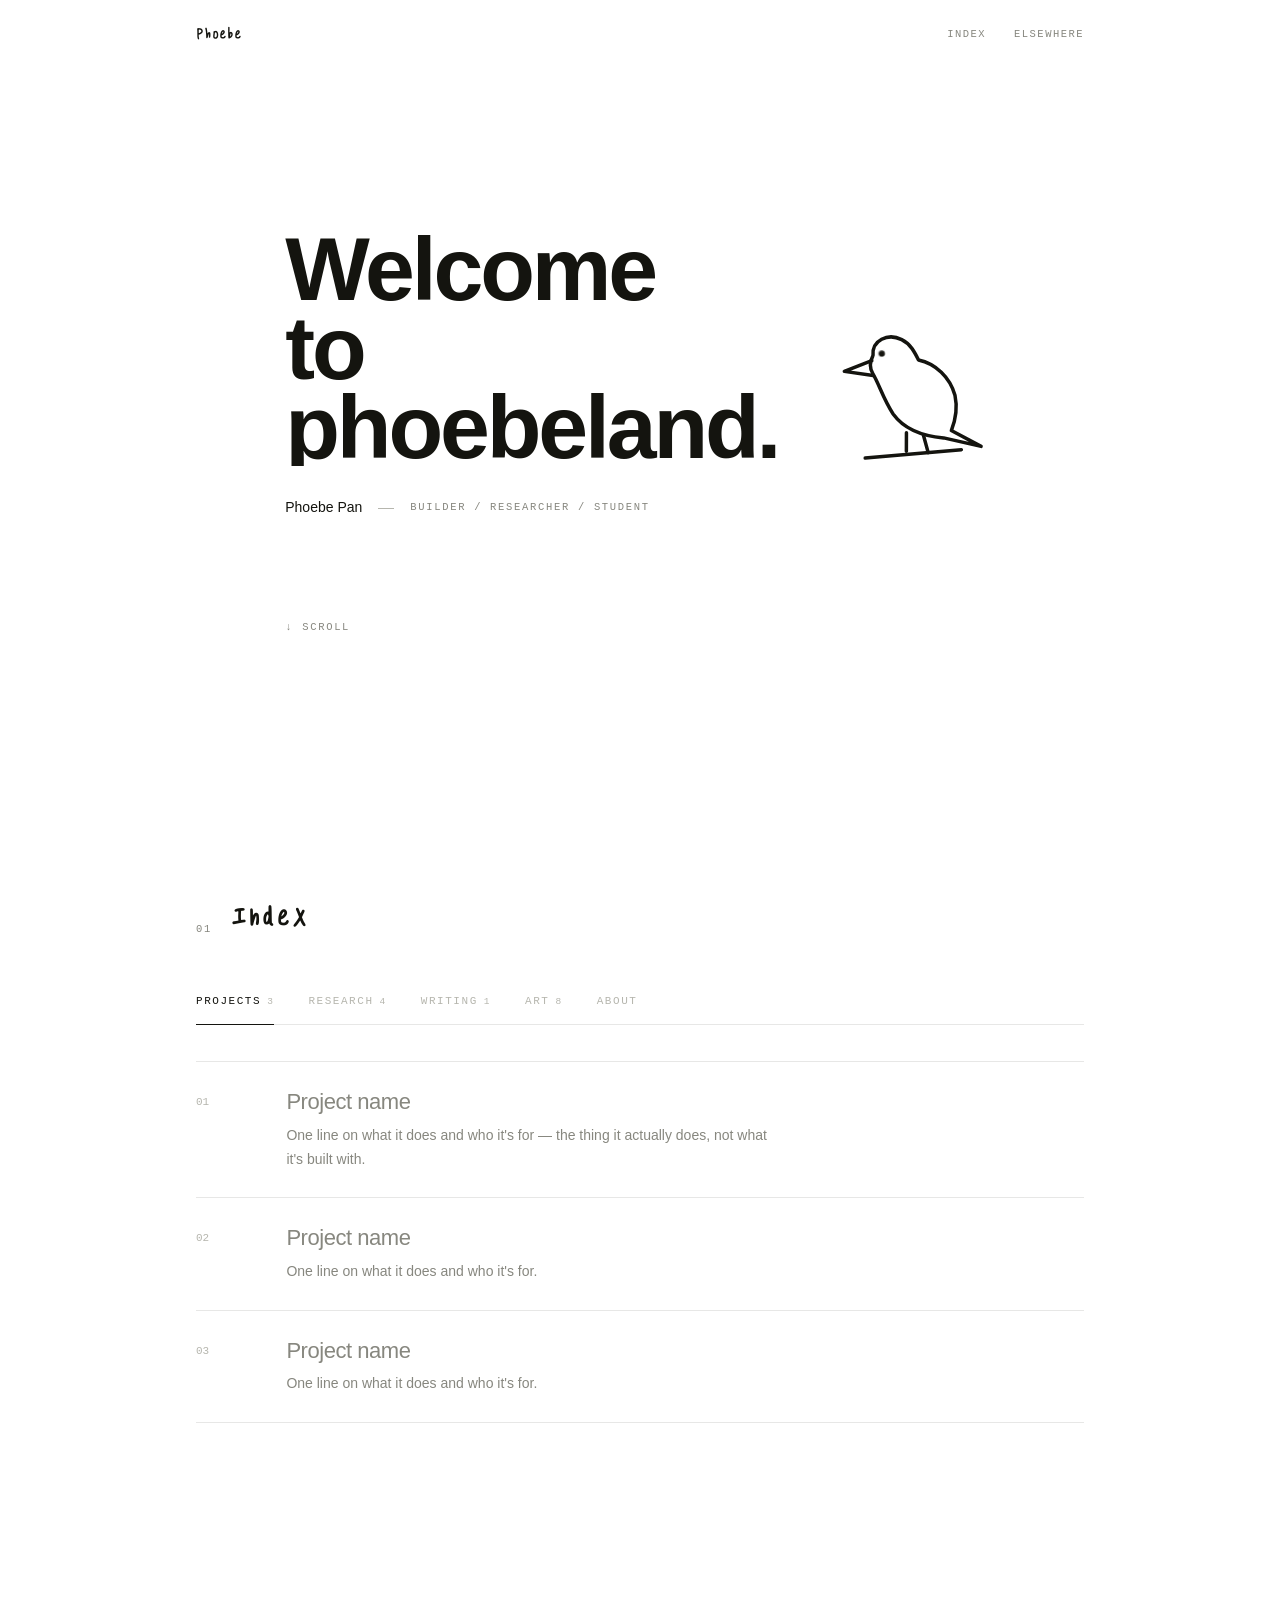
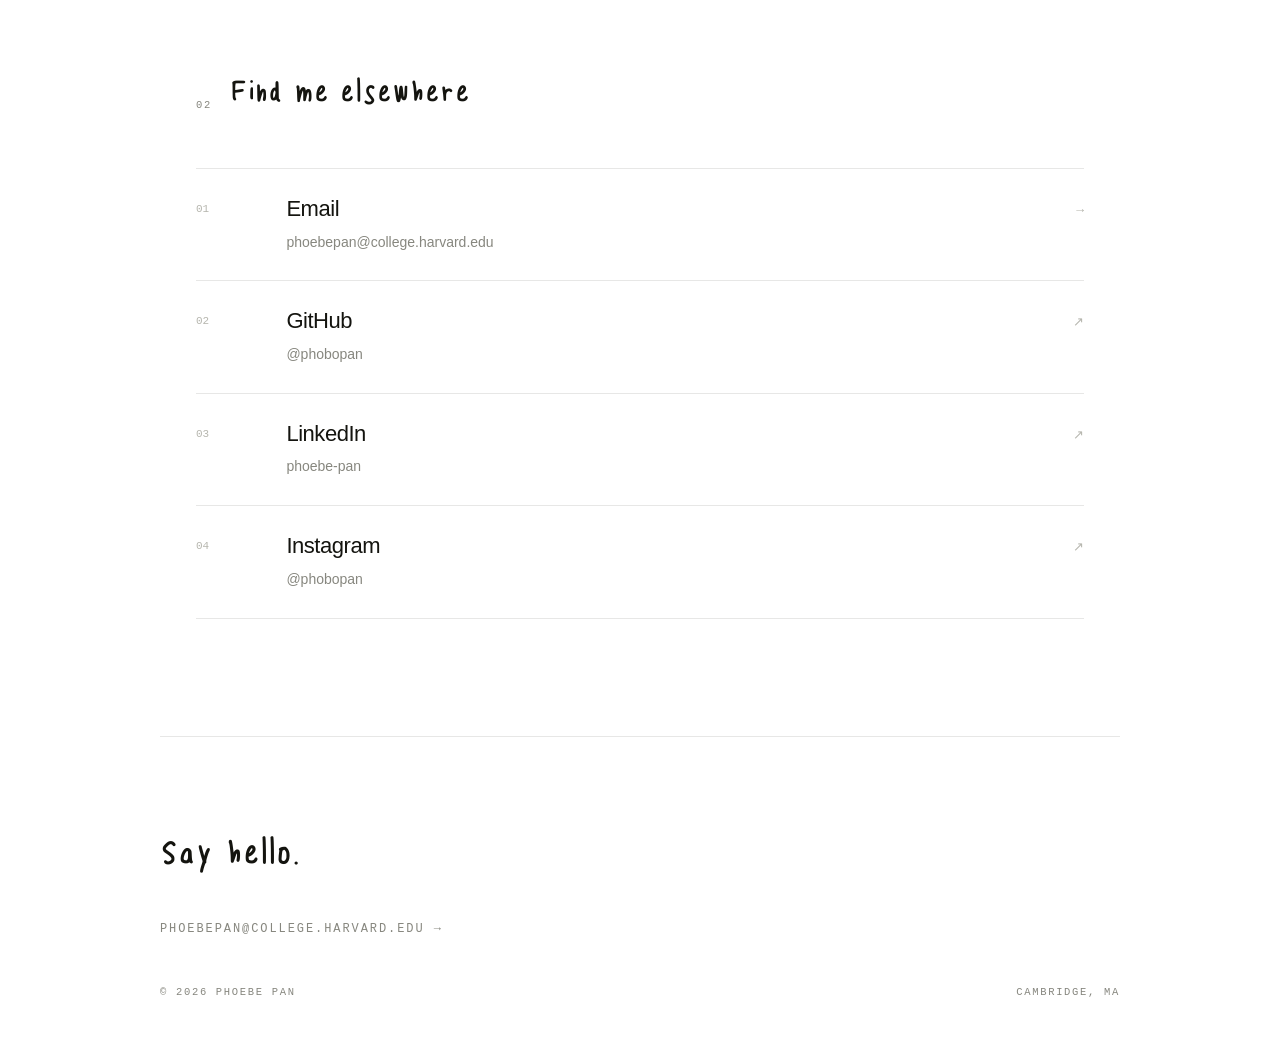
<file: redesign.html>
<!doctype html>
<html lang="en">
<head>
<meta charset="utf-8"/>
<meta name="viewport" content="width=device-width,initial-scale=1"/>
<title>Phoebe Pan</title>

<!-- Shantell Sans stands in for your handwriting until your own font exists.
     Swap it in via the @font-face block below — nothing else changes. -->
<link rel="preconnect" href="https://fonts.googleapis.com">
<link rel="preconnect" href="https://fonts.gstatic.com" crossorigin>
<link href="https://fonts.googleapis.com/css2?family=Shantell+Sans:wght@300;400;500&display=swap" rel="stylesheet">

<style>
/* Phoebe's handwriting. 6.5KB. Covers A–Z, a–z, space and . , : ; ' " " " ' '
   It has NO digits and no hyphen/parens/slash/& — Shantell Sans catches those.
   Add them in Calligraphr and the fallback (and its network request) can go. */
@font-face{
  font-family:'Phoebe Hand';
  src:url('./fonts/PhoebeHand.woff2') format('woff2'),
      url('./fonts/PhoebeHand.ttf') format('truetype');
  font-weight:400; font-display:swap;
}

:root{
  --bg:#FFFFFF;
  --ink:#14140F;
  --muted:#87877F;
  --faint:#B6B6AE;
  --rule:rgba(20,20,15,.10);
  --rule-strong:rgba(20,20,15,.22);

  --hand:'Phoebe Hand','Shantell Sans',cursive;
  --sans:-apple-system,BlinkMacSystemFont,'Helvetica Neue','PingFang SC',Arial,sans-serif;
  /* heavy grotesque for the hero statement — same system face oiloil uses */
  --display:'Helvetica Neue',-apple-system,BlinkMacSystemFont,Helvetica,Arial,sans-serif;
  --mono:ui-monospace,'SF Mono',SFMono-Regular,Menlo,Consolas,monospace;

  /* narrow centred column: reads centred on a wide screen, text left-aligned inside */
  --gut:clamp(22px,4vw,36px);
  --max:960px;
}

*{box-sizing:border-box}
html{-webkit-text-size-adjust:100%;scroll-behavior:smooth}
body{
  margin:0;background:var(--bg);color:var(--ink);
  font-family:var(--sans);font-size:15px;line-height:1.7;
  -webkit-font-smoothing:antialiased;
}
a{color:inherit;text-decoration:none}
img{max-width:100%;display:block}
button{font:inherit;color:inherit;background:none;border:0;cursor:pointer}

.wrap{max-width:var(--max);margin:0 auto;padding:0 var(--gut)}
.lab{font-family:var(--mono);font-size:10.5px;letter-spacing:.16em;text-transform:uppercase;color:var(--muted)}

/* ---------- header ---------- */
.hd{position:fixed;top:0;left:0;right:0;z-index:40;backdrop-filter:blur(10px);
    background:rgba(255,255,255,.72);border-bottom:1px solid transparent;transition:border-color .3s ease}
.hd.stuck{border-bottom-color:var(--rule)}
.hd .wrap{display:flex;justify-content:space-between;align-items:center;padding-top:15px;padding-bottom:15px}
.hd .mk{font-family:var(--hand);font-size:23px}
.hd .right{display:flex;gap:clamp(14px,2.4vw,28px)}
.hd .right a{font-family:var(--mono);font-size:10.5px;letter-spacing:.14em;text-transform:uppercase;color:var(--muted);transition:color .25s ease}
.hd .right a:hover,.hd .right a:focus-visible{color:var(--ink)}

/* ---------- hero ---------- */
.hero{padding:min(28vh,230px) 0 clamp(80px,14vh,170px)}
/* The whole composition — headline plus bird — shrinks to its own width and
   centres on the page. Text stays left-aligned; what's centred is the block
   from the text's left edge to the bird's right edge. */
.hero-inner{width:fit-content;max-width:100%;margin:0 auto}
.hero .top{display:flex;align-items:flex-end;gap:clamp(20px,4vw,50px);flex-wrap:nowrap}
.hero h1{margin:0;flex-shrink:0;font-family:var(--display);font-size:clamp(42px,7vw,104px);
         font-weight:700;line-height:.88;letter-spacing:-.035em}
.hero h1 span{display:block;overflow:hidden}
.hero h1 i{display:block;font-style:normal;transform:translateY(105%);
           animation:rise .95s cubic-bezier(.16,.9,.24,1) forwards}
.hero h1 span:nth-child(2) i{animation-delay:.09s}
.hero h1 span:nth-child(3) i{animation-delay:.18s}
@keyframes rise{to{transform:translateY(0)}}
.hero .who{margin-top:30px;display:flex;align-items:center;gap:16px;flex-wrap:wrap;
           opacity:0;animation:fade .8s ease .7s forwards}
.hero .who b{font-weight:500;font-size:14px}
.hero .who .sep{width:16px;height:1px;background:var(--faint)}
@keyframes fade{to{opacity:1}}
.cue{margin-top:clamp(56px,11vh,120px);display:inline-flex;align-items:center;gap:9px;
     opacity:0;animation:fade .8s ease 1s forwards}
.cue .ar{display:inline-block;animation:bob 2.1s ease-in-out infinite}
@keyframes bob{0%,100%{transform:translateY(0)}50%{transform:translateY(4px)}}

.bird{width:clamp(110px,13vw,190px);flex-shrink:0;margin-bottom:4px;
      transform:rotate(var(--tilt,0deg));transform-origin:50% 92%}
.bird circle.eye{transform:translate(var(--ex,0px),var(--ey,0px))}
.bird path{fill:none;stroke:var(--ink);stroke-width:2.1;stroke-linecap:round;stroke-linejoin:round;
           stroke-dasharray:1;stroke-dashoffset:1;animation:draw 2.1s cubic-bezier(.55,.05,.2,1) .35s forwards}
.bird circle.eye{fill:var(--ink);opacity:0;animation:fade .4s ease 2.1s forwards}
@keyframes draw{to{stroke-dashoffset:0}}

/* ---------- section shell ---------- */
.sec{position:relative;padding:clamp(70px,13vh,150px) 0}
.sec-hd{display:flex;align-items:baseline;gap:18px;margin-bottom:clamp(24px,4vh,42px)}
.sec-hd h2{margin:0;font-family:var(--hand);font-size:clamp(26px,4vw,44px);font-weight:400}

/* ---------- tab bar ---------- */
.tabs{display:flex;gap:clamp(16px,3vw,34px);flex-wrap:wrap;
      border-bottom:1px solid var(--rule);margin-bottom:clamp(26px,4vh,46px)}
.tab{position:relative;padding:0 0 14px;font-family:var(--mono);font-size:11px;
     letter-spacing:.14em;text-transform:uppercase;color:var(--faint);
     transition:color .25s ease}
.tab:hover{color:var(--muted)}
.tab[aria-selected="true"]{color:var(--ink)}
.tab::after{content:"";position:absolute;left:0;right:0;bottom:-1px;height:1px;
            background:var(--ink);transform:scaleX(0);transform-origin:left;
            transition:transform .38s cubic-bezier(.2,.7,.2,1)}
.tab[aria-selected="true"]::after{transform:scaleX(1)}
.tab .ct{margin-left:6px;font-size:9.5px;color:var(--faint)}

/* panels: hidden ones are removed from flow, JS-off shows all */
.panel[hidden]{display:none}
.panel{animation:panelin .5s cubic-bezier(.2,.7,.2,1)}
@keyframes panelin{from{opacity:0;transform:translateY(10px)}to{opacity:1;transform:none}}

/* ---------- numbered rows ---------- */
.rows{border-top:1px solid var(--rule)}
.r{display:grid;grid-template-columns:52px 1fr auto;gap:clamp(14px,3vw,40px);
   align-items:start;padding:26px 0;border-bottom:1px solid var(--rule);
   transition:padding-left .4s cubic-bezier(.2,.7,.2,1)}
a.r:hover,a.r:focus-visible{padding-left:14px;outline:none}
.r .n{font-family:var(--mono);font-size:11px;color:var(--faint);padding-top:5px}
.r .t{font-family:var(--display);font-size:22px;font-weight:400;letter-spacing:-.021em;
      line-height:1.3;display:inline;
      background-image:linear-gradient(var(--ink),var(--ink));background-size:0 1px;
      background-repeat:no-repeat;background-position:0 100%;
      transition:background-size .45s cubic-bezier(.2,.7,.2,1)}
a.r:hover .t,a.r:focus-visible .t{background-size:100% 1px}
.r .d{display:block;margin-top:7px;color:var(--muted);font-size:14px;max-width:62ch}
.r .au{display:block;margin-top:8px;font-family:var(--mono);font-size:11px;color:var(--faint)}
.r .au b{font-weight:500;color:var(--muted)}
.r .go{font-family:var(--mono);font-size:13px;color:var(--faint);padding-top:5px;
       transition:transform .35s ease,color .35s ease}
a.r:hover .go,a.r:focus-visible .go{transform:translate(3px,-3px);color:var(--ink)}
.r.todo .t{color:var(--muted);font-weight:400}
.r .when{display:block;margin-top:7px;font-family:var(--mono);font-size:11px;color:var(--faint)}

/* ---------- about panel ---------- */
.about{display:grid;grid-template-columns:minmax(0,1.5fr) minmax(0,1fr);
       gap:clamp(26px,5vw,64px);align-items:start}
/* the About panel's rows sit in a narrower column than the full-width
   lists, so the 22px title breaks mid-phrase — step it down here only */
.about .r .t{font-size:18px;letter-spacing:-.014em}
/* whole bio in Phoebe's hand — needs more size and leading than the
   grotesque to stay comfortable (px, not ch: the font has no "0" to measure) */
.about .bio{margin:0;font-family:var(--hand);font-size:21px;line-height:1.8;max-width:440px}
.chips{margin-top:26px;display:flex;flex-wrap:wrap;gap:8px}
/* three pills, one line: trimmed tracking and padding so the longest
   ("CS + Regenerative Biology") fits beside the other two */
.chips span{font-family:var(--mono);font-size:10.5px;letter-spacing:.07em;text-transform:uppercase;
            white-space:nowrap;border:1px solid var(--rule);border-radius:100px;
            padding:6px 11px;color:var(--muted)}
.stack h4{margin:0 0 12px;font-family:var(--mono);font-size:10.5px;font-weight:400;
          letter-spacing:.16em;text-transform:uppercase;color:var(--faint)}
.stack ul{margin:0 0 26px;padding:0;list-style:none}
.stack li{padding:6px 0;border-bottom:1px solid var(--rule);font-size:14px}

/* ---------- art ---------- */
.art{display:grid;grid-template-columns:repeat(4,1fr);gap:12px}
.art figure{margin:0;overflow:hidden;aspect-ratio:1;background:#F1EFEA}
.art img{width:100%;height:100%;object-fit:cover;filter:grayscale(1);
         transition:filter .55s ease,transform .8s cubic-bezier(.2,.7,.2,1)}
.art figure:hover img{filter:grayscale(0);transform:scale(1.04)}

/* ---------- foot ---------- */
.foot{padding:clamp(60px,10vh,110px) 0 46px;border-top:1px solid var(--rule)}
.foot .big{margin:0 0 30px;font-family:var(--hand);font-size:clamp(24px,4.6vw,50px);line-height:1.15}
.foot .fine{margin-top:44px;display:flex;justify-content:space-between;gap:16px;flex-wrap:wrap}

/* ---------- reveal ---------- */
.rv{opacity:0;transform:translateY(18px);transition:opacity .85s ease,transform .85s cubic-bezier(.2,.7,.2,1)}
.rv.in{opacity:1;transform:none}

/* ---------- responsive ---------- */
/* narrow screens: no room beside the headline, so the bird drops below it */
@media(max-width:1080px){
  .hero .top{flex-wrap:wrap;flex-direction:column;align-items:flex-start}
  .bird{margin:22px 0 0}
}
@media(max-width:860px){
  .about{grid-template-columns:1fr}
  .art{grid-template-columns:repeat(2,1fr)}
}
@media(max-width:560px){
  .r{grid-template-columns:36px 1fr;gap:12px}
  .r .go{display:none}
  .hero{padding-top:22vh}
  .tabs{gap:14px}
}

/* ---------- quality floor ---------- */
:focus-visible{outline:2px solid var(--ink);outline-offset:3px}
@media(prefers-reduced-motion:reduce){
  html{scroll-behavior:auto}
  *,*::before,*::after{animation-duration:.01ms!important;animation-iteration-count:1!important;transition-duration:.01ms!important}
  .hero h1 i{transform:none}
  .hero .who,.cue{opacity:1}
  .bird path{stroke-dashoffset:0}
  .bird circle.eye{opacity:1}
  .rv{opacity:1;transform:none}
}
</style>
</head>
<body>

<header class="hd" id="hd">
  <div class="wrap">
    <a class="mk" href="#top">Phoebe</a>
    <div class="right">
      <a href="#index">Index</a>
      <a href="#elsewhere">Elsewhere</a>
    </div>
  </div>
</header>

<!-- ============================ HERO ============================ -->
<section class="hero wrap" id="top">
 <div class="hero-inner">
  <div class="top">
    <h1>
      <span><i>Welcome</i></span>
      <span><i>to</i></span>
      <span><i>phoebeland.</i></span>
    </h1>

    <!-- A phoebe is a small flycatcher. One loose stroke, drawn on load. -->
    <svg class="bird" viewBox="0 0 100 100" aria-label="A phoebe">
      <path pathLength="1" d="M32 34 C32 25, 42 21, 50 26 C55 29, 57 34, 59 39
        C69 42, 77 51, 79 62 C80 70, 78 77, 75 83 L92 94 L70 87
        C59 85, 47 80, 41 70 C36 61, 34 51, 31 45 C29 41, 30 37, 32 34 Z"/>
      <path pathLength="1" d="M31 37 L14 42 L31 46"/>
      <path pathLength="1" d="M48 82 L47 93 M58 84 L60 95"/>
      <path pathLength="1" d="M22 95 H80"/>
      <circle class="eye" cx="39" cy="35" r="1.9"/>
    </svg>
  </div>

  <div class="who">
    <b>Phoebe Pan</b>
    <span class="sep"></span>
    <span class="lab">Builder / Researcher / Student</span>
  </div>

  <div class="cue lab"><span class="ar">↓</span> Scroll</div>
 </div>
</section>

<!-- ====================== 01 — TABBED INDEX ======================
     Tabs switch the panels below. Every panel is plain markup: to add an
     entry, copy a .r row. Rows without a link stay <div class="r todo">
     so they never look like a button that does nothing.
=============================================================== -->
<section class="sec" id="index">
  <div class="wrap">
    <div class="sec-hd rv"><span class="lab">01</span><h2>Index</h2></div>

    <div class="tabs rv" role="tablist" aria-label="Sections">
      <button class="tab" role="tab" id="tab-projects" aria-controls="p-projects" aria-selected="true">Projects<span class="ct">3</span></button>
      <button class="tab" role="tab" id="tab-research" aria-controls="p-research" aria-selected="false">Research<span class="ct">4</span></button>
      <button class="tab" role="tab" id="tab-writing"  aria-controls="p-writing"  aria-selected="false">Writing<span class="ct">1</span></button>
      <button class="tab" role="tab" id="tab-art"      aria-controls="p-art"      aria-selected="false">Art<span class="ct">8</span></button>
      <button class="tab" role="tab" id="tab-about"    aria-controls="p-about"    aria-selected="false">About</button>
    </div>

    <!-- ---------- PROJECTS ---------- -->
    <div class="panel rv" role="tabpanel" id="p-projects" aria-labelledby="tab-projects">
      <div class="rows">
        <div class="r todo">
          <span class="n">01</span>
          <span>
            <span class="t">Project name</span>
            <span class="d">One line on what it does and who it's for — the thing it actually does, not what it's built with.</span>
          </span>
        </div>
        <div class="r todo">
          <span class="n">02</span>
          <span>
            <span class="t">Project name</span>
            <span class="d">One line on what it does and who it's for.</span>
          </span>
        </div>
        <div class="r todo">
          <span class="n">03</span>
          <span>
            <span class="t">Project name</span>
            <span class="d">One line on what it does and who it's for.</span>
          </span>
        </div>
      </div>
    </div>

    <!-- ---------- RESEARCH ---------- -->
    <div class="panel rv" role="tabpanel" id="p-research" aria-labelledby="tab-research" hidden>
      <div class="rows">
        <a class="r" href="https://doi.org/10.3390/atmos16020127" target="_blank" rel="noopener">
          <span class="n">01</span>
          <span>
            <span class="t">Data augmentation strategies for improved PM2.5 forecasting using transformer architectures</span>
            <span class="au"><b>P. Pan</b>, A. Srirenganathan, C. Yang — Atmosphere, 2025</span>
          </span>
          <span class="go">↗</span>
        </a>
        <a class="r" href="https://www.tandfonline.com/doi/full/10.1080/15481603.2025.2571244" target="_blank" rel="noopener">
          <span class="n">02</span>
          <span>
            <span class="t">Optimizing GAIN model to improve AOD imputation using MODIS MAIAC data and multi-source data fusion</span>
            <span class="au">A. Srirenganathan, <b>P. Pan</b>, T. Stover, D. Sun, C. Yang — GIScience &amp; Remote Sensing, 2025</span>
          </span>
          <span class="go">↗</span>
        </a>
        <a class="r" href="https://agu.confex.com/agu/fm23/meetingapp.cgi/Paper/1373025" target="_blank" rel="noopener">
          <span class="n">03</span>
          <span>
            <span class="t">Spatiotemporal data fusion model for high-resolution satellite AOD and PM2.5 retrieval and downscaling</span>
            <span class="au">A. Srirenganathan, <b>P. Pan</b>, T. Trefonides — American Geophysical Union, 2023</span>
          </span>
          <span class="go">↗</span>
        </a>
        <div class="r todo">
          <span class="n">04</span>
          <span>
            <span class="t">Multi-source data fusion for filling gaps in satellite Aerosol Optical Depth using generative models</span>
            <span class="au">A. Srirenganathan, <b>P. Pan</b> — GeoIndustry, 2024</span>
          </span>
        </div>
      </div>
    </div>

    <!-- ---------- WRITING ---------- -->
    <div class="panel rv" role="tabpanel" id="p-writing" aria-labelledby="tab-writing" hidden>
      <div class="rows">
        <div class="r todo">
          <span class="n">01</span>
          <span>
            <span class="t">On the small museum</span>
            <span class="d">Why a personal website should feel more like a wunderkammer than a résumé.</span>
            <span class="when">Apr 18 2026 · 7 min</span>
          </span>
        </div>
      </div>
      <p style="margin-top:28px;color:var(--muted);font-size:14px">
        <em style="font-family:var(--hand);font-style:normal">the phoebeland letter</em> —
        a quiet correspondence, sent occasionally.
      </p>
    </div>

    <!-- ---------- ART ---------- -->
    <div class="panel rv" role="tabpanel" id="p-art" aria-labelledby="tab-art" hidden>
      <div class="art">
        <figure><img src="artwork/Brewing.jpg" alt="Brewing" loading="lazy"/></figure>
        <figure><img src="artwork/OFF.jpg" alt="OFF" loading="lazy"/></figure>
        <figure><img src="artwork/Journey.jpg" alt="Journey" loading="lazy"/></figure>
        <figure><img src="artwork/DarkSideMoon.jpg" alt="Dark Side of the Moon" loading="lazy"/></figure>
        <figure><img src="artwork/TwoBestFriends.jpg" alt="Two Best Friends" loading="lazy"/></figure>
        <figure><img src="artwork/rose%20tinted%20glasses.png" alt="Rose Tinted Glasses" loading="lazy"/></figure>
        <figure><img src="artwork/RaiseMeUp.jpg" alt="Raise Me Up" loading="lazy"/></figure>
        <figure><img src="artwork/Cheese.jpg" alt="Cheese" loading="lazy"/></figure>
      </div>
    </div>

    <!-- ---------- ABOUT ---------- -->
    <div class="panel rv" role="tabpanel" id="p-about" aria-labelledby="tab-about" hidden>
      <div class="about">
        <div>
          <!-- Set entirely in Phoebe's hand. Avoid hyphens, digits and
               ( ) / & here — the font has no glyphs for them yet and they
               would silently drop to the fallback mid-sentence. -->
          <p class="bio">
            I study computer science and regenerative biology at Harvard. I've published
            on machine learning for atmospheric data, work on AI operations at a young
            company, and look at startups for a student fund. I build small tools when
            something annoys me enough to fix it.
          </p>
          <div class="chips">
            <span>Cambridge, MA</span>
            <span>Harvard '29</span>
            <span>CS + Regenerative Biology</span>
          </div>

          <div class="rows" style="margin-top:44px">
            <div class="r todo">
              <span class="n">01</span>
              <span><span class="t">Analyst — Harvard Undergraduate VCG</span>
              <span class="when">Feb 2026 — now · Cambridge, MA</span></span>
            </div>
            <div class="r todo">
              <span class="n">02</span>
              <span><span class="t">Co-director — Harvard Biotech Club</span>
              <span class="when">Sep 2025 — now · Cambridge, MA</span></span>
            </div>
            <div class="r todo">
              <span class="n">03</span>
              <span><span class="t">Operations &amp; AI Solutions — Phia</span>
              <span class="when">Dec 2025 — Mar 2026 · Remote</span></span>
            </div>
            <div class="r todo">
              <span class="n">04</span>
              <span><span class="t">Research Intern — George Mason University</span>
              <span class="when">2022 — 2025 · Fairfax, VA</span></span>
            </div>
          </div>
        </div>

        <div class="stack">
          <h4>Thinking about</h4>
          <ul>
            <li>Aging and longevity</li>
            <li>Agentic AI</li>
            <li>The colour silver</li>
          </ul>
        </div>
      </div>
    </div>
  </div>
</section>

<!-- ======================= 02 — ELSEWHERE ======================= -->
<section class="sec" id="elsewhere">
  <div class="wrap">
    <div class="sec-hd rv"><span class="lab">02</span><h2>Find me elsewhere</h2></div>
    <div class="rows rv">
      <a class="r" href="mailto:phoebepan@college.harvard.edu">
        <span class="n">01</span>
        <span><span class="t">Email</span><span class="d">phoebepan@college.harvard.edu</span></span>
        <span class="go">→</span>
      </a>
      <a class="r" href="https://github.com/phobopan" target="_blank" rel="noopener">
        <span class="n">02</span>
        <span><span class="t">GitHub</span><span class="d">@phobopan</span></span>
        <span class="go">↗</span>
      </a>
      <a class="r" href="https://linkedin.com/in/phoebe-pan" target="_blank" rel="noopener">
        <span class="n">03</span>
        <span><span class="t">LinkedIn</span><span class="d">phoebe-pan</span></span>
        <span class="go">↗</span>
      </a>
      <a class="r" href="https://instagram.com/phobopan" target="_blank" rel="noopener">
        <span class="n">04</span>
        <span><span class="t">Instagram</span><span class="d">@phobopan</span></span>
        <span class="go">↗</span>
      </a>
    </div>
  </div>
</section>

<footer class="foot wrap">
  <p class="big">Say hello.</p>
  <a class="lab" href="mailto:phoebepan@college.harvard.edu" style="font-size:12px">phoebepan@college.harvard.edu →</a>
  <div class="fine">
    <span class="lab">© 2026 Phoebe Pan</span>
    <span class="lab">Cambridge, MA</span>
  </div>
</footer>

<script>
/* header hairline once scrolled */
(function(){
  var hd=document.getElementById('hd');
  var on=function(){ hd.classList.toggle('stuck', window.scrollY>10); };
  on(); addEventListener('scroll',on,{passive:true});
})();

/* tabs — click + arrow keys, ARIA kept in sync */
(function(){
  var tabs=[].slice.call(document.querySelectorAll('[role="tab"]'));
  if(!tabs.length) return;
  function select(t){
    tabs.forEach(function(x){
      var on = x===t;
      x.setAttribute('aria-selected', on?'true':'false');
      x.tabIndex = on?0:-1;
      document.getElementById(x.getAttribute('aria-controls')).hidden = !on;
    });
  }
  tabs.forEach(function(t,i){
    t.tabIndex = t.getAttribute('aria-selected')==='true'?0:-1;
    t.addEventListener('click',function(){ select(t); });
    t.addEventListener('keydown',function(e){
      var d = e.key==='ArrowRight'?1 : e.key==='ArrowLeft'?-1 : 0;
      if(!d) return;
      e.preventDefault();
      var n=tabs[(i+d+tabs.length)%tabs.length];
      select(n); n.focus();
    });
  });
})();

/* Bird leans toward the cursor.
   Follows oil-motion's runtime rules without any of its video pipeline:
   normalise the input, damp toward a target rather than snapping, cap the
   speed, write at most once per frame and only when the value changed,
   and stop the loop entirely when the bird is off-screen. */
(function(){
  var svg=document.querySelector('.bird');
  if(!svg || matchMedia('(prefers-reduced-motion: reduce)').matches) return;

  var MAX_TILT=5, MAX_EYE=1.7, EASE=.09, MAX_STEP=.9;
  var tTilt=0,tEx=0,tEy=0, tilt=0,ex=0,ey=0;
  var lastT=null,lastE=null, running=false, onScreen=true;

  function damp(cur,target){
    var d=(target-cur)*EASE;
    if(d> MAX_STEP) d= MAX_STEP;
    if(d<-MAX_STEP) d=-MAX_STEP;
    return cur+d;
  }

  function frame(){
    tilt=damp(tilt,tTilt); ex=damp(ex,tEx); ey=damp(ey,tEy);
    var rt=Math.round(tilt*100)/100, re=Math.round(ex*100)/100+'|'+Math.round(ey*100)/100;
    if(rt!==lastT){ svg.style.setProperty('--tilt',rt+'deg'); lastT=rt; }
    if(re!==lastE){
      svg.style.setProperty('--ex',(Math.round(ex*100)/100)+'px');
      svg.style.setProperty('--ey',(Math.round(ey*100)/100)+'px');
      lastE=re;
    }
    var settled=Math.abs(tilt-tTilt)<.01 && Math.abs(ex-tEx)<.01 && Math.abs(ey-tEy)<.01;
    if(settled || !onScreen){ running=false; return; }
    requestAnimationFrame(frame);
  }
  function kick(){ if(!running && onScreen){ running=true; requestAnimationFrame(frame); } }

  addEventListener('pointermove',function(e){
    if(!onScreen) return;
    /* recompute each move: scroll and layout shift the bird, so a stale
       rect would map the cursor to the wrong side */
    var r=svg.getBoundingClientRect();
    var dx=(e.clientX-(r.left+r.width/2))/innerWidth;
    var dy=(e.clientY-(r.top+r.height/2))/innerHeight;
    tTilt=Math.max(-1,Math.min(1,dx*2))*MAX_TILT;
    tEx=Math.max(-1,Math.min(1,dx*2.4))*MAX_EYE;
    tEy=Math.max(-1,Math.min(1,dy*2.4))*MAX_EYE;
    kick();
  },{passive:true});

  addEventListener('pointerleave',function(){ tTilt=tEx=tEy=0; kick(); });

  if('IntersectionObserver' in window){
    new IntersectionObserver(function(en){
      onScreen=en[0].isIntersecting;
      if(onScreen) kick();
    },{threshold:0}).observe(svg);
  }
})();

/* reveal on scroll — fails open so content is never stuck invisible */
(function(){
  var els=document.querySelectorAll('.rv');
  var show=function(){ els.forEach(function(e){e.classList.add('in')}); };
  if(!('IntersectionObserver' in window) ||
     matchMedia('(prefers-reduced-motion: reduce)').matches){ show(); return; }
  var io=new IntersectionObserver(function(en){
    en.forEach(function(e){ if(e.isIntersecting){ e.target.classList.add('in'); io.unobserve(e.target); } });
  },{rootMargin:'0px 0px -10% 0px',threshold:.04});
  els.forEach(function(e){io.observe(e)});
  addEventListener('load',function(){ setTimeout(show,2500); });
})();
</script>
</body>
</html>
</file>
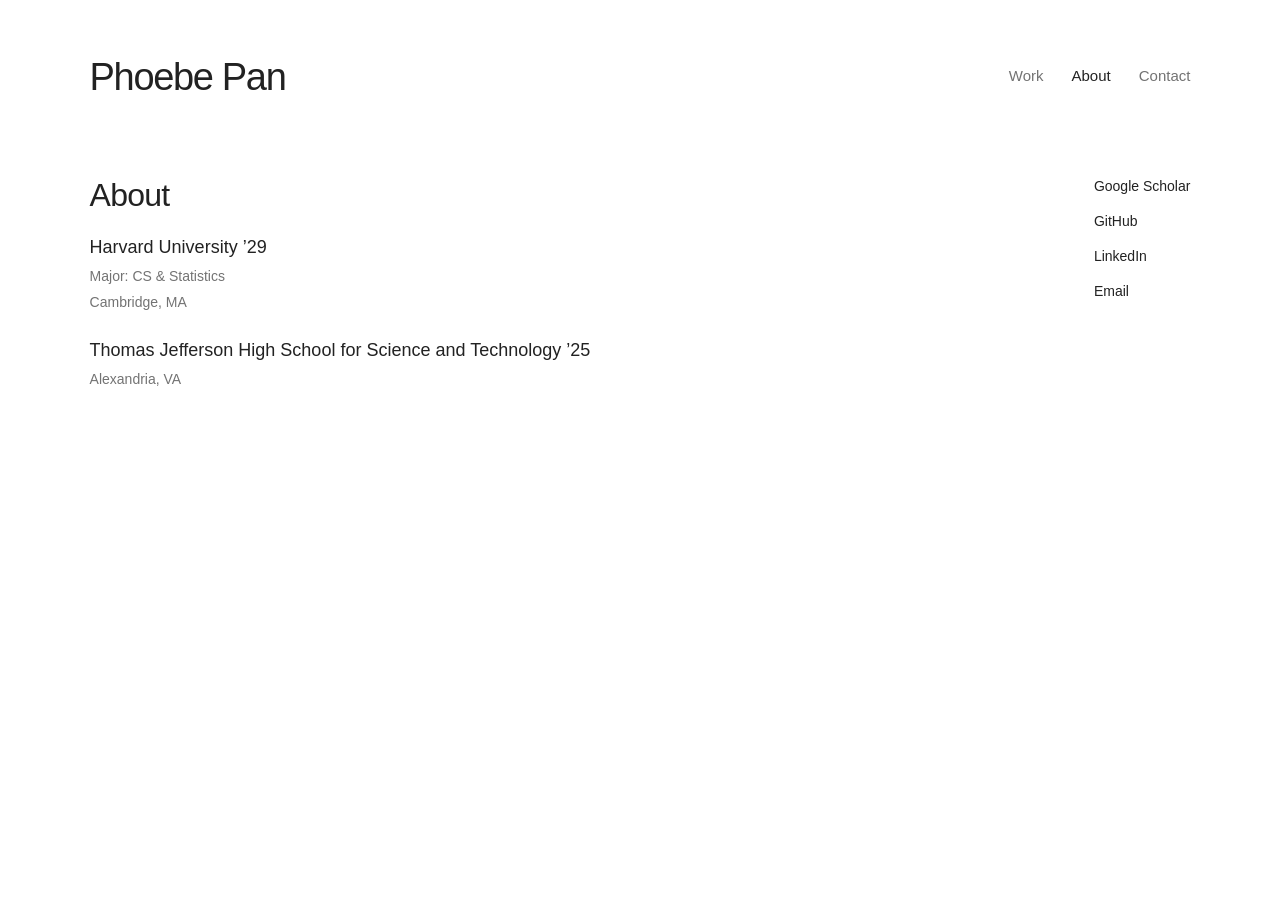
<file: research.html>
<!doctype html>
<html lang="en"><head>
<link rel="icon" href="favicon.svg?v=pp" type="image/svg+xml"><meta charset="utf-8"><meta name="viewport" content="width=device-width,initial-scale=1"><meta http-equiv="refresh" content="0;url=about.html#links"><title>Research — Phoebe Pan</title><link rel="canonical" href="about.html#links"></head><body><p><a href="about.html#links">Research &amp; publications</a></p></body></html>
</file>
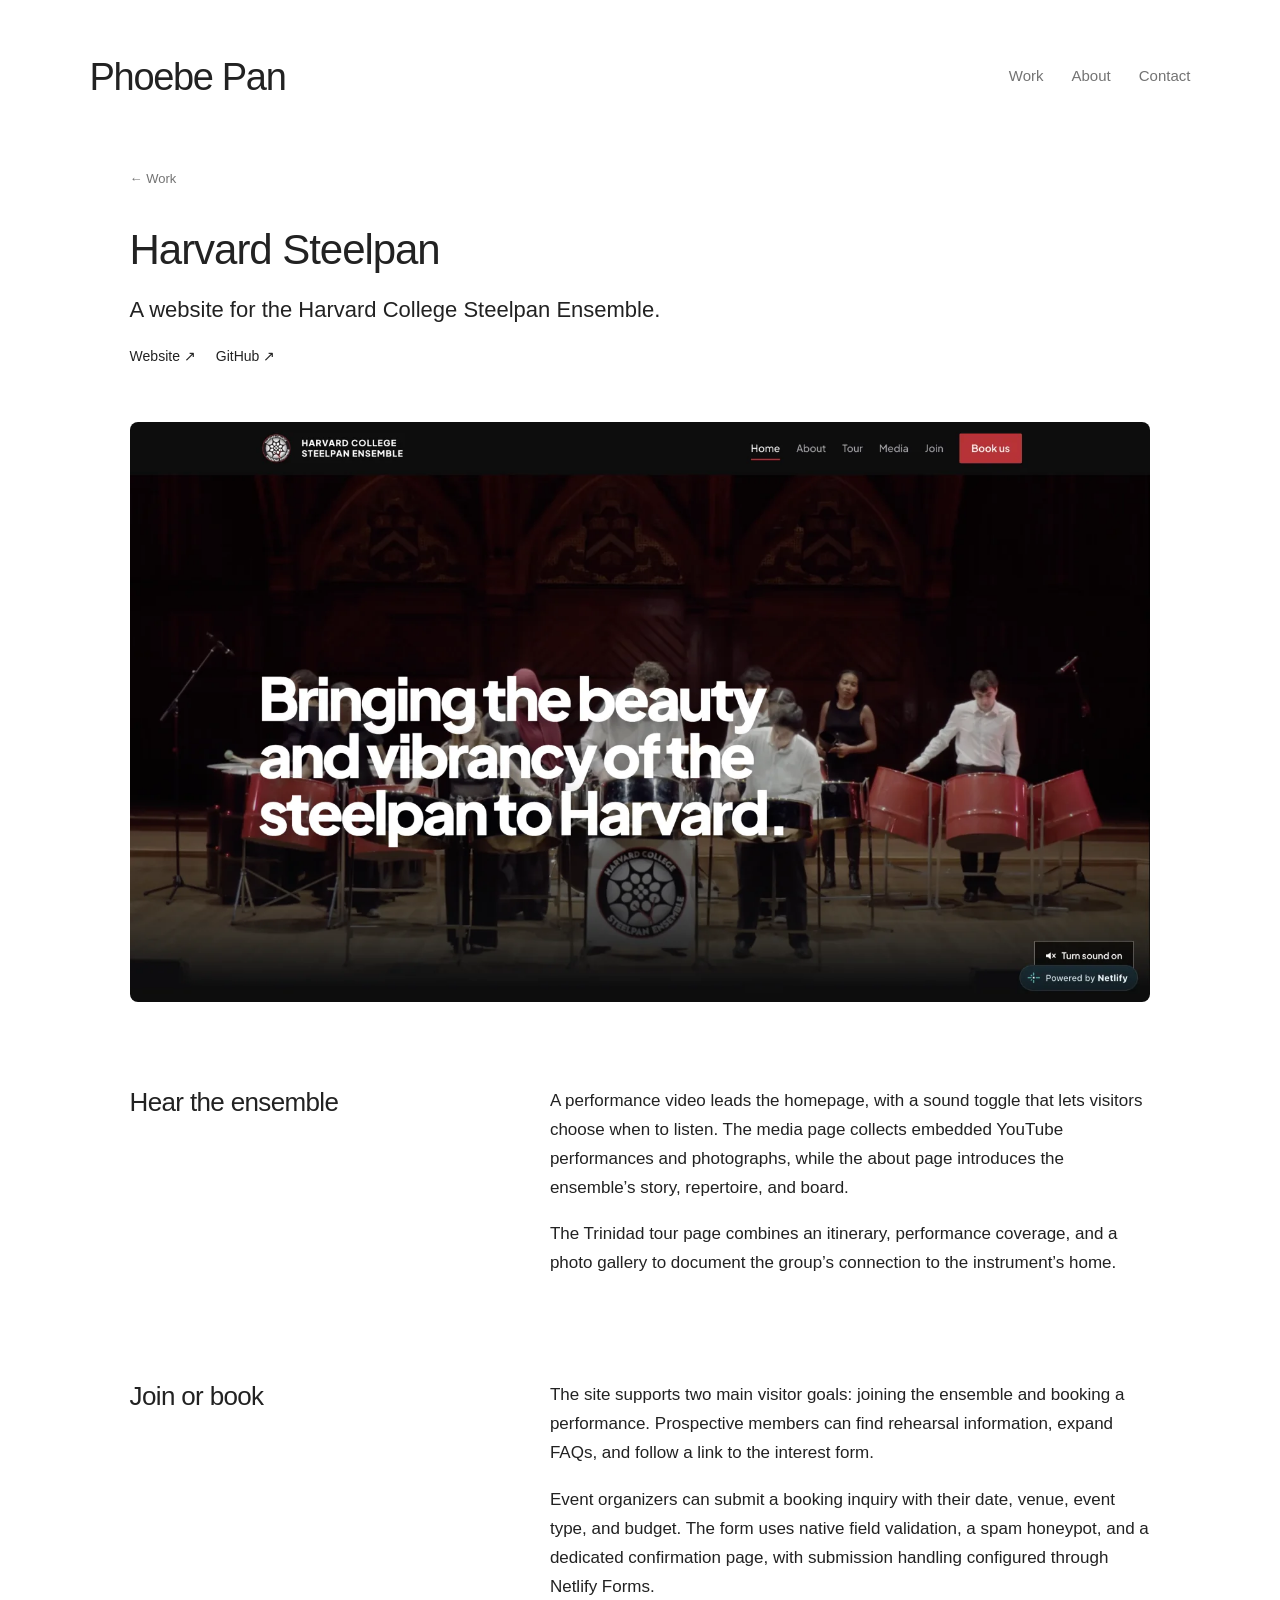
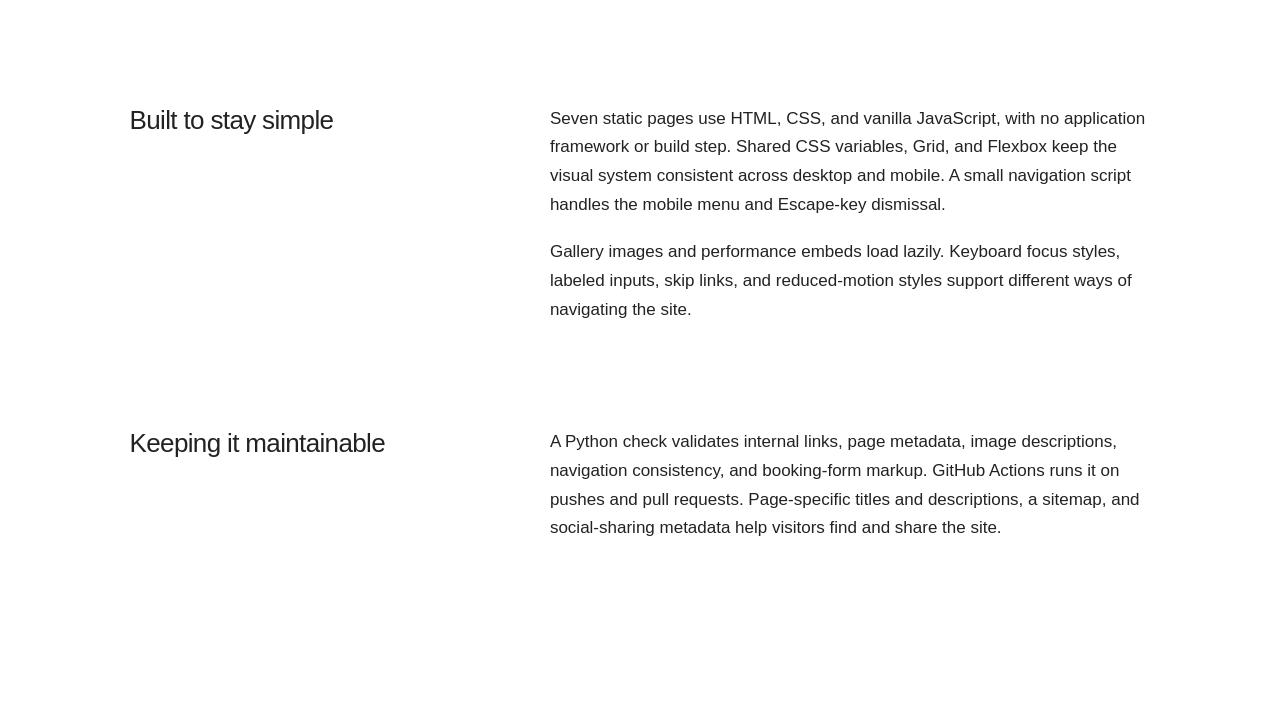
<file: steelpan.html>
<!doctype html>
<html lang="en">
<head>
<link rel="icon" href="favicon.svg?v=pp" type="image/svg+xml">
<meta charset="utf-8">
<meta name="viewport" content="width=device-width,initial-scale=1">
<meta name="description" content="Harvard College Steelpan Ensemble website: performances, tour coverage, recruitment, and event booking.">
<meta name="theme-color" content="#ffffff">
<title>Harvard Steelpan — Phoebe Pan</title>
<link rel="stylesheet" href="style.css">


</head>
<body>
<a class="skip" href="#main">Skip to content</a>
<header class="header"><a class="signature" href="index.html">Phoebe Pan</a><nav aria-label="Main navigation"><a href="index.html" aria-current="location">Work</a><a href="about.html">About</a><a href="contact.html">Contact</a></nav></header>
<main id="main" class="case-study"><a class="back-link" href="index.html#steelpan">← Work</a>
<header class="case-heading"><h1>Harvard Steelpan</h1><p>A website for the Harvard College Steelpan Ensemble.</p><div class="page-links"><a href="https://harvardcollegesteelpan.com/" target="_blank" rel="noopener">Website ↗</a><a href="https://github.com/phobopan/harvard-college-steelpan-ensemble-website" target="_blank" rel="noopener">GitHub ↗</a></div></header><img class="case-image" src="projects/steelpan.webp" alt="Steelpan ensemble website homepage" width="3024" height="1718"><section class="case-text"><h2>Hear the ensemble</h2><div><p>A performance video leads the homepage, with a sound toggle that lets visitors choose when to listen. The media page collects embedded YouTube performances and photographs, while the about page introduces the ensemble’s story, repertoire, and board.</p><p>The Trinidad tour page combines an itinerary, performance coverage, and a photo gallery to document the group’s connection to the instrument’s home.</p></div></section>
<section class="case-text"><h2>Join or book</h2><div><p>The site supports two main visitor goals: joining the ensemble and booking a performance. Prospective members can find rehearsal information, expand FAQs, and follow a link to the interest form.</p><p>Event organizers can submit a booking inquiry with their date, venue, event type, and budget. The form uses native field validation, a spam honeypot, and a dedicated confirmation page, with submission handling configured through Netlify Forms.</p></div></section>
<section class="case-text"><h2>Built to stay simple</h2><div><p>Seven static pages use HTML, CSS, and vanilla JavaScript, with no application framework or build step. Shared CSS variables, Grid, and Flexbox keep the visual system consistent across desktop and mobile. A small navigation script handles the mobile menu and Escape-key dismissal.</p><p>Gallery images and performance embeds load lazily. Keyboard focus styles, labeled inputs, skip links, and reduced-motion styles support different ways of navigating the site.</p></div></section>
<section class="case-text"><h2>Keeping it maintainable</h2><div><p>A Python check validates internal links, page metadata, image descriptions, navigation consistency, and booking-form markup. GitHub Actions runs it on pushes and pull requests. Page-specific titles and descriptions, a sitemap, and social-sharing metadata help visitors find and share the site.</p></div></section>
</main></body></html>
</file>
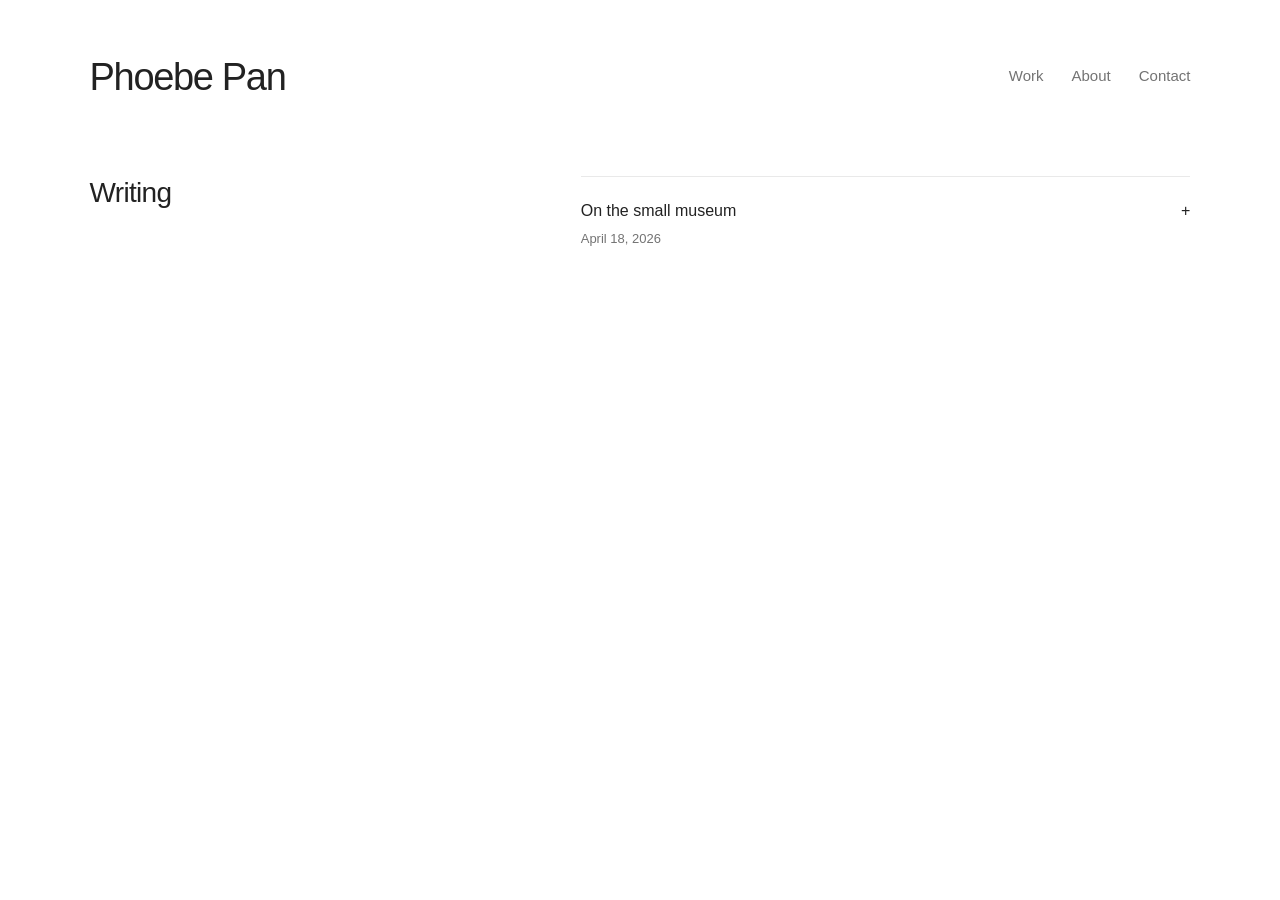
<file: writing.html>
<!doctype html>
<html lang="en">
<head>
<link rel="icon" href="favicon.svg?v=pp" type="image/svg+xml">
<meta charset="utf-8">
<meta name="viewport" content="width=device-width,initial-scale=1">
<meta name="description" content="Phoebe Pan's little corner of the internet. Software, interface design, and research.">
<meta name="theme-color" content="#ffffff">
<title>Writing — Phoebe Pan</title>
<link rel="stylesheet" href="style.css">

</head>
<body>
<a class="skip" href="#main">Skip to content</a>
<header class="header"><a class="signature" href="index.html">Phoebe Pan</a><nav aria-label="Main navigation"><a href="index.html">Work</a><a href="about.html">About</a><a href="contact.html">Contact</a></nav></header>
<main id="main">
<section class="writing section" id="writing"><h1>Writing</h1><details><summary><span>On the small museum<small>April 18, 2026</small></span><span aria-hidden="true">+</span></summary><article><p class="dek">Why a personal website should feel more like a wunderkammer than a résumé.</p>
      <p>I have been thinking about the difference between a résumé and a cabinet of curiosities. The résumé is a contract: it makes a promise about what you can do, and it lists evidence in support of that promise. The cabinet is something stranger. It admits that you don't know yet what the objects are <em>for</em>. It admits that the value of a thing is sometimes simply that you keep returning to it, that it has, against all professional advice, become part of how you see.</p>

      <p>The personal website, in 2026, has mostly become a résumé. We grade them on conversion rate. We compress them into hero / projects / contact. The bones are the same on every site I open: a thin header, a wall of case studies, a CTA at the bottom. They are extremely effective at communicating that someone is a competent worker. They are extremely bad at communicating that someone is alive.</p>

      <p>I keep wondering what it would look like to build the other thing. A small museum. A wunderkammer. Not a portfolio, exactly — though it can hold the portfolio inside it — but a room arranged by an actual person according to actual taste. A room that doesn't apologize for including, next to the serious work, the sketch on the napkin, the half-finished tool, the essay nobody read, the song that was playing while you wrote the code.</p>

      <blockquote>The cabinet says: here is what I have collected, and the collecting is itself the work.</blockquote>

      <p>This is harder than it sounds. The risk of a wunderkammer is that it becomes self-indulgent: a wall of personal effects with no through-line, beautiful to the maker and inscrutable to anyone else. So you have to build it like a curator, not a hoarder. Each thing has to earn its place. The captions have to be honest. The arrangement has to imply a sensibility, even when it isn't explicit.</p>

      <hr/>

      <p>What I love about the small-museum frame is that it changes what counts as <em>finished</em>. A résumé is finished when every item has a star next to it. A cabinet is finished when the room feels like you. The work of finishing is the work of arranging — pulling some things forward, letting others rest. You can keep a cabinet your whole life. You will never be done with it. That is, I think, the point.</p>

      <p>So I'm going to keep building this site that way. A few rooms, a few drawers. Some objects you walk past. Some you stop at. A small museum, quietly kept.</p>
    </article></details></section>
</main>


</body>
</html>
</file>
<file: style.css>
:root{--ink:#222;--muted:#737373;--line:#e9e9e9;--gutter:clamp(24px,7vw,120px)}
*{box-sizing:border-box}html{scroll-padding-top:40px}body{margin:0;background:#fff;color:var(--ink);font:16px/1.5 -apple-system,BlinkMacSystemFont,'Segoe UI',Arial,sans-serif;-webkit-font-smoothing:antialiased}a{color:inherit;text-decoration:none}button{font:inherit;color:inherit;cursor:pointer}a:focus-visible,button:focus-visible,summary:focus-visible,[tabindex]:focus-visible{outline:2px solid #3573c9;outline-offset:6px}a:hover{color:#777}img{display:block;width:100%;height:auto}h1,h2,h3,p,figure{margin:0}h1,h2{font-weight:400;letter-spacing:-.025em;line-height:1.2}h2{font-size:32px}.skip{position:fixed;top:-70px;left:20px;background:white;padding:15px;z-index:100}.skip:focus{top:10px}
.header{display:flex;justify-content:space-between;align-items:flex-start;padding:55px var(--gutter) 30px}.signature{font-size:38px;font-weight:400;line-height:1.2;letter-spacing:-.035em}.signature span{display:block;font-size:16px;letter-spacing:0;color:var(--muted);font-weight:300;margin-top:10px}.header nav{display:flex;gap:28px;font-size:15px;color:var(--muted);padding-top:10px}
.work{margin:25px 0 0}.device-stage{display:flex;align-items:flex-end;justify-content:center;min-height:clamp(300px,43vh,470px);padding:25px 12px 35px;perspective:1200px}.device{transition:transform .65s cubic-bezier(.2,.7,.3,1);transform:translateY(0) rotateY(0)}a.device-stage:hover .device{transform:translateY(-10px) rotateY(-4deg)}
.phone{width:100%;min-width:0;padding:2px;border-radius:9% / 4.2%;background:#333;box-shadow:0 5px 12px #00000012}.phone-screen{position:relative;aspect-ratio:932 / 2022;overflow:hidden;border-radius:inherit;background:#faf6ef}
/* The supplied 1320 × 2868 exports include promotional surrounds.
   Show their shared screen rectangle (194,654,932,2022) without a second frame. */
.phone-screen img{position:absolute;inset:0;width:100%;height:100%;object-fit:contain}.phone-screen--marketing img{max-width:none;width:141.6309%;height:auto;left:-20.8155%;top:-32.3442%;right:auto;bottom:auto}.phone-row{display:flex;align-items:flex-end;justify-content:center;gap:20px;width:80%}.phone-row .phone{flex:0 1 140px;max-width:140px}
.laptop{width:80%;position:relative;padding-bottom:14px}.laptop-lid{background:#151515;border-radius:16px 16px 5px 5px;border:2px solid #8e8f93;padding:17px 9px 13px;position:relative;box-shadow:0 9px 20px #0001}.laptop-lid:before{content:'';width:4px;height:4px;background:#454545;border-radius:50%;position:absolute;top:6px;left:50%}.laptop-lid img{aspect-ratio:1.6;object-fit:cover;object-position:top;background:#101010;border-radius:3px}.laptop-base{position:absolute;left:-5%;bottom:0;width:110%;height:16px;background:linear-gradient(#e6e7e9,#bcbec2 45%,#7d7f83);border-radius:2px 2px 45% 45%;box-shadow:0 13px 14px -9px #0005}.laptop-base:after{content:'';position:absolute;top:0;left:43%;width:14%;height:5px;background:#999a9d;border-radius:0 0 8px 8px}.project-caption{padding:25px 0 0}.project-caption h1,.project-caption h2{font-size:21px;font-weight:550;letter-spacing:-.025em}.project-caption p{font-size:17px;font-weight:300;color:#666;margin-top:5px}.project-caption>span{display:block;color:#888;font-size:13px;margin-top:9px}.project-caption>a{display:inline-block;font-size:13px;margin-top:18px}
.section{max-width:1380px;margin:45px auto 0;padding:0 var(--gutter)}.about{display:grid;grid-template-columns:minmax(0,1fr) max-content;gap:40px;align-items:start}.about h1{margin-bottom:20px}details{border-top:1px solid var(--line)}summary{display:flex;justify-content:space-between;gap:24px;cursor:pointer;list-style:none;padding:22px 0;font-size:16px}summary::-webkit-details-marker{display:none}summary>span:last-child{transition:rotate .2s}details[open]>summary>span:last-child{rotate:45deg}summary small{display:block;font-size:13px;color:var(--muted);margin-top:6px}.writing{display:grid;grid-template-columns:1fr 1.6fr;gap:10%}.writing h1{font-size:28px}.writing article{max-width:65ch;padding:15px 0 30px;font-size:17px;line-height:1.8}.writing article p{margin-bottom:24px}.writing article .dek{font-size:23px;line-height:1.4}.writing blockquote{margin:30px 0;padding-left:24px;border-left:2px solid #aaa}.writing hr{border:0;border-top:1px solid var(--line);margin:32px 0}
.contact-top{padding:45px 0;border-top:1px solid var(--line)}.contact-top h1{margin-bottom:20px;font-size:32px}.email{font-size:18px;text-decoration:underline;text-underline-offset:5px;text-decoration-color:#bcbcbc;overflow-wrap:anywhere}.footer-bottom{display:flex;justify-content:space-between;gap:24px;flex-wrap:wrap;padding:25px 0 35px;font-size:12px;color:var(--muted)}.footer-bottom>div{display:flex;gap:24px}

@media(max-width:700px){.header{padding-top:32px;gap:25px}.signature{font-size:29px}.signature span{font-size:12px;max-width:160px;line-height:1.5}.header nav{display:grid;grid-template-columns:1fr 1fr;gap:10px 18px;font-size:13px;padding-top:3px}.work{margin-top:10px}.device-stage{min-height:370px}.laptop-lid{padding:12px 5px 8px;border-radius:10px 10px 3px 3px}.laptop-lid:before{top:4px;width:3px;height:3px}.laptop-base{height:11px;bottom:4px}.project-caption{padding-top:5px}.project-caption h1,.project-caption h2{font-size:20px}.project-caption p{font-size:15px}.section{margin-top:35px}.about,.writing{grid-template-columns:1fr;gap:30px}.email{font-size:15px}.footer-bottom{font-size:11px}.footer-bottom>div{gap:18px}}
@media(prefers-reduced-motion:reduce){html{scroll-behavior:auto}*,*::before,*::after{animation:none!important;transition:none!important}a.device-stage:hover .device{transform:none}}

body{min-height:100dvh;display:flex;flex-direction:column}main{flex:1;min-width:0}h1{font-size:32px}.header nav a[aria-current="page"]{color:var(--ink)}.project-rail{display:grid;grid-auto-flow:column;grid-auto-columns:max-content;grid-template-rows:auto auto;align-items:stretch;column-gap:70px;overflow-x:auto;overscroll-behavior-x:contain;scroll-snap-type:x mandatory;scroll-padding-inline:var(--gutter);padding:35px var(--gutter);scrollbar-width:none}.project{display:grid;grid-template-rows:subgrid;grid-row:span 2;width:min(690px,70vw);scroll-snap-align:start;min-width:0}.project-phone{width:640px}.page-footer{display:flex;justify-content:space-between;gap:20px;padding:45px var(--gutter) 25px;color:var(--muted);font-size:12px}.page-links{display:flex;flex-wrap:wrap;gap:20px;margin-top:20px;font-size:14px}.contact-page{margin-top:70px}.contact-top{border:0;padding-top:0}.contact-page .footer-bottom{margin-top:30px}.writing{margin-bottom:40px}
@media(max-width:700px){.project-rail{column-gap:35px;padding-top:20px}.project{width:85vw}.project-phone{width:90vw}.project-caption{max-width:100%}.contact-page{margin-top:45px}.page-footer{padding-top:35px}}

.sr-only{position:absolute;width:1px;height:1px;padding:0;margin:-1px;overflow:hidden;clip-path:inset(50%);white-space:nowrap;border:0}

.case-study{width:100%;max-width:1200px;margin:35px auto 80px;padding:0 var(--gutter)}.back-link{font-size:13px;color:var(--muted)}.case-heading{margin:35px 0 55px}.case-heading h1{font-size:42px;margin-bottom:18px}.case-heading>p{max-width:620px;font-size:22px;font-weight:300;line-height:1.5;margin-bottom:20px}.case-heading a{font-size:14px}.case-phones{display:grid;grid-template-columns:repeat(3,minmax(0,1fr));gap:clamp(18px,5vw,60px);max-width:720px;margin:0 auto}.case-phones figure{min-width:0}.case-study figcaption{font-size:13px;color:var(--muted);margin-top:16px}.case-text{display:grid;grid-template-columns:1fr 1.6fr;gap:45px;margin:85px 0}.case-text h2{font-size:26px;max-width:260px}.case-text p{font-size:17px;line-height:1.7;margin-bottom:18px}.case-screens{display:grid;grid-template-columns:repeat(4,minmax(0,1fr));gap:30px}.case-image{border-radius:8px;max-width:100%;height:auto}
@media(max-width:700px){.phone-row{gap:10px}.project-phone .device-stage{padding-inline:2px}.phone{padding:1.5px}.case-study{margin-top:25px}.case-heading{margin-bottom:35px}.case-heading h1{font-size:34px}.case-heading>p{font-size:19px}.case-phones{gap:12px}.case-text{grid-template-columns:1fr;gap:20px;margin:55px 0}.case-text h2{max-width:none}.case-screens{grid-template-columns:repeat(2,minmax(0,1fr));gap:30px 20px}}

.source-link{font-size:14px}

.placeholder-screen{display:grid;place-items:center;background:#f4f4f4;color:#888;font-size:18px;font-weight:400;letter-spacing:-.02em}.laptop-lid .placeholder-screen{aspect-ratio:1.6;border-radius:3px}.project-single-phone{width:230px}.project-single-phone .phone{max-width:140px}

.about-content{min-width:0}.about-content>p{margin-bottom:24px;font-size:18px;line-height:1.5}.school-detail{display:block;color:var(--muted);font-size:14px;margin-top:5px}.about-links{display:flex;flex-direction:column;align-items:flex-start;gap:14px;font-size:14px}.about-content a:hover{text-decoration:underline;text-underline-offset:4px}

.project-rail::-webkit-scrollbar{display:none}

.phone-screen--screenshot{aspect-ratio:1179 / 2556}

.case-screens .gallery-banner{grid-column:1 / -1}
</file>
